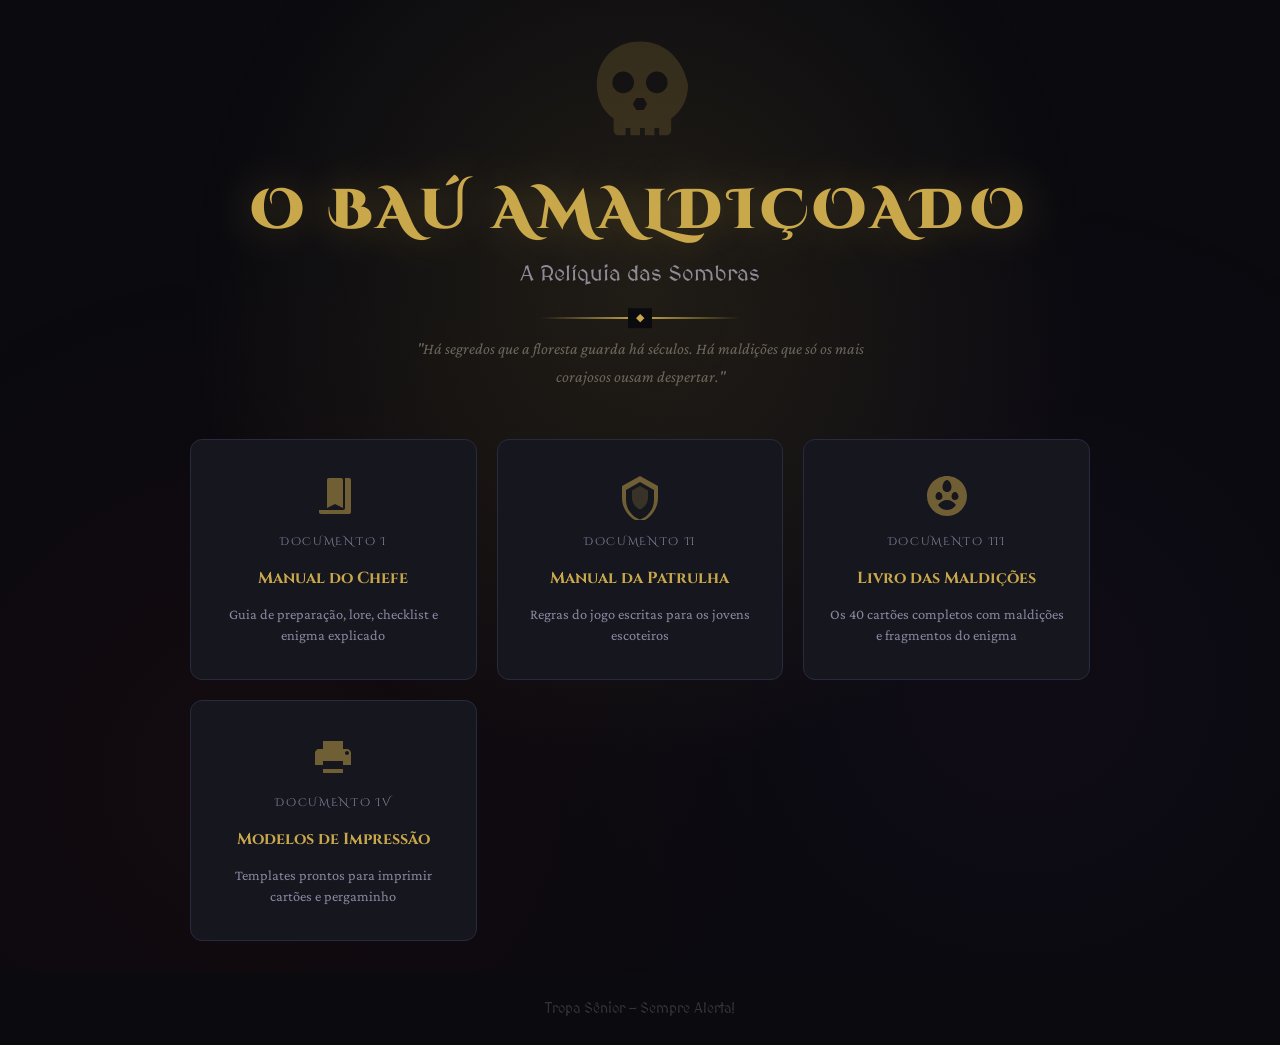
<file: index.html>
<!DOCTYPE html>
<html lang="pt-BR">
<head>
  <meta charset="UTF-8">
  <meta name="viewport" content="width=device-width, initial-scale=1.0">
  <title>O Baú Amaldiçoado — Kit do Mestre do Jogo</title>
  <link rel="stylesheet" href="css/common.css">
  <style>
    body { min-height: 100vh; display: flex; flex-direction: column; }
    .hero-landing {
      flex: 1;
      display: flex;
      flex-direction: column;
      align-items: center;
      justify-content: center;
      text-align: center;
      padding: 2rem;
      position: relative;
      overflow: hidden;
    }
    .hero-landing::before {
      content: '';
      position: absolute; inset: 0;
      background:
        radial-gradient(ellipse at 50% 30%, rgba(201,168,76,.12) 0%, transparent 50%),
        radial-gradient(circle at 20% 80%, rgba(139,26,26,.08) 0%, transparent 40%),
        radial-gradient(circle at 80% 70%, rgba(108,52,131,.06) 0%, transparent 40%);
      pointer-events: none;
    }
    .hero-skull {
      width: 120px; height: 120px;
      margin-bottom: 1.5rem;
      opacity: .2;
      animation: flicker 4s ease-in-out infinite;
    }
    .hero-title {
      font-family: var(--font-display);
      font-size: clamp(2rem, 6vw, 3.5rem);
      font-weight: 900;
      color: var(--gold);
      text-transform: uppercase;
      letter-spacing: .1em;
      margin-bottom: .5rem;
      text-shadow: 0 0 40px rgba(201,168,76,.3);
    }
    .hero-sub {
      font-family: var(--font-accent);
      font-size: clamp(1rem, 2.5vw, 1.4rem);
      color: var(--text-muted);
      margin-bottom: .5rem;
    }
    .hero-tagline {
      font-family: var(--font-body);
      font-style: italic;
      color: rgba(232,224,208,.4);
      font-size: 1rem;
      max-width: 500px;
      margin-bottom: 3rem;
    }
    .doc-grid {
      display: grid;
      grid-template-columns: repeat(auto-fit, minmax(240px, 1fr));
      gap: 1.25rem;
      max-width: 900px;
      width: 100%;
      position: relative;
    }
    .doc-card {
      display: flex;
      flex-direction: column;
      align-items: center;
      gap: .75rem;
      padding: 2rem 1.5rem;
      background: var(--dark-card);
      border: 1px solid var(--dark-border);
      border-radius: var(--radius-md);
      transition: transform .3s, border-color .3s, box-shadow .3s;
      text-align: center;
      color: var(--text-light);
    }
    .doc-card:hover {
      transform: translateY(-5px);
      border-color: var(--gold);
      box-shadow: 0 8px 30px rgba(201,168,76,.15);
      color: var(--text-light);
    }
    .doc-card svg { width: 48px; height: 48px; opacity: .5; transition: opacity .3s; }
    .doc-card:hover svg { opacity: .9; }
    .doc-card .doc-num {
      font-family: var(--font-display);
      font-size: .7rem;
      letter-spacing: .15em;
      text-transform: uppercase;
      color: var(--text-muted);
    }
    .doc-card .doc-title {
      font-family: var(--font-heading);
      font-size: 1rem;
      font-weight: 700;
      color: var(--gold);
    }
    .doc-card .doc-desc {
      font-size: .9rem;
      color: var(--text-muted);
      line-height: 1.5;
    }
    .landing-footer {
      text-align: center;
      padding: 1.5rem;
      font-family: var(--font-accent);
      color: rgba(232,224,208,.2);
      font-size: .85rem;
    }
    .particles {
      position: fixed; inset: 0; pointer-events: none; z-index: -1;
      overflow: hidden;
    }
    .particles span {
      position: absolute;
      width: 2px; height: 2px;
      background: var(--gold);
      border-radius: 50%;
      opacity: 0;
      animation: particle 6s linear infinite;
    }
    @keyframes particle {
      0% { opacity: 0; transform: translateY(100vh) scale(0); }
      10% { opacity: .6; }
      90% { opacity: .6; }
      100% { opacity: 0; transform: translateY(-10vh) scale(1); }
    }
    .particles span:nth-child(1) { left: 10%; animation-delay: 0s; animation-duration: 8s; }
    .particles span:nth-child(2) { left: 25%; animation-delay: 1.5s; animation-duration: 7s; }
    .particles span:nth-child(3) { left: 40%; animation-delay: 3s; animation-duration: 9s; }
    .particles span:nth-child(4) { left: 55%; animation-delay: .5s; animation-duration: 6s; }
    .particles span:nth-child(5) { left: 70%; animation-delay: 2s; animation-duration: 8s; }
    .particles span:nth-child(6) { left: 85%; animation-delay: 4s; animation-duration: 7s; }
    .particles span:nth-child(7) { left: 50%; animation-delay: 5s; animation-duration: 10s; }
    .particles span:nth-child(8) { left: 15%; animation-delay: 2.5s; animation-duration: 9s; }
  </style>
</head>
<body class="theme-dark">

<div class="particles">
  <span></span><span></span><span></span><span></span>
  <span></span><span></span><span></span><span></span>
</div>

<main class="hero-landing">

  <!-- Skull SVG -->
  <svg class="hero-skull" viewBox="0 0 100 100" fill="none" xmlns="http://www.w3.org/2000/svg">
    <path d="M50 8C28 8 14 24 14 44c0 12 5 22 14 28v10c0 2 2 4 4 4h6v-6h4v6h8v-6h4v6h8v-6h4v6h6c2 0 4-2 4-4V72c9-6 14-16 14-28C86 24 72 8 50 8z" fill="var(--gold)" opacity=".9"/>
    <circle cx="36" cy="42" r="9" fill="var(--dark-bg)"/>
    <circle cx="64" cy="42" r="9" fill="var(--dark-bg)"/>
    <path d="M44 60l3-5h6l3 5-3 5h-6l-3-5z" fill="var(--dark-bg)"/>
  </svg>

  <h1 class="hero-title">O Baú Amaldiçoado</h1>
  <p class="hero-sub">A Relíquia das Sombras</p>
  <span class="ornament"></span>
  <p class="hero-tagline">"Há segredos que a floresta guarda há séculos. Há maldições que só os mais corajosos ousam despertar."</p>

  <nav class="doc-grid">

    <a href="manual-do-chefe.html" class="doc-card">
      <svg viewBox="0 0 48 48" fill="var(--gold)">
        <path d="M8 6h24c1.1 0 2 .9 2 2v28l-8-4-8 4V8c0-1.1.9-2 2-2zM36 6h4c1.1 0 2 .9 2 2v32c0 1.1-.9 2-2 2H12c-1.1 0-2-.9-2-2v-2h24c1.1 0 2-.9 2-2V6z"/>
      </svg>
      <span class="doc-num">Documento I</span>
      <span class="doc-title">Manual do Chefe</span>
      <span class="doc-desc">Guia de preparação, lore, checklist e enigma explicado</span>
    </a>

    <a href="manual-da-patrulha.html" class="doc-card">
      <svg viewBox="0 0 48 48" fill="var(--gold)">
        <path d="M24 4L6 14v12c0 11 7.7 21.3 18 24 10.3-2.7 18-13 18-24V14L24 4zm0 6l14 8v10c0 8.8-6 17-14 19.5C16 45 10 36.8 10 28V18l14-8z"/>
        <path d="M24 14l-8 4.5v7c0 5.3 3.3 10.2 8 12 4.7-1.8 8-6.7 8-12v-7L24 14z" opacity=".4"/>
      </svg>
      <span class="doc-num">Documento II</span>
      <span class="doc-title">Manual da Patrulha</span>
      <span class="doc-desc">Regras do jogo escritas para os jovens escoteiros</span>
    </a>

    <a href="livro-das-maldicoes.html" class="doc-card">
      <svg viewBox="0 0 48 48" fill="var(--gold)">
        <path d="M24 4C12.95 4 4 12.95 4 24s8.95 20 20 20 20-8.95 20-20S35.05 4 24 4zm0 4c2.5 0 4.5 4 4.5 7s-2 5-4.5 5-4.5-2-4.5-5 2-7 4.5-7zM16 20c2 0 3.5 2.5 3.5 4.5S18 28 16 28s-3.5-1-3.5-3.5S14 20 16 20zm16 0c2 0 3.5 2.5 3.5 4.5S34 28 32 28s-3.5-1-3.5-3.5S30 20 32 20zM15 33c2-3 5.2-5 9-5s7 2 9 5c-2 3-5.2 5-9 5s-7-2-9-5z"/>
      </svg>
      <span class="doc-num">Documento III</span>
      <span class="doc-title">Livro das Maldições</span>
      <span class="doc-desc">Os 40 cartões completos com maldições e fragmentos do enigma</span>
    </a>

    <a href="modelos-impressao.html" class="doc-card">
      <svg viewBox="0 0 48 48" fill="var(--gold)">
        <path d="M38 16H10c-2.2 0-4 1.8-4 4v12h8v8h20v-8h8V20c0-2.2-1.8-4-4-4zm-4 20H14v-8h20v8zm4-14c-1.1 0-2-.9-2-2s.9-2 2-2 2 .9 2 2-.9 2-2 2zM34 8H14v8h20V8z"/>
      </svg>
      <span class="doc-num">Documento IV</span>
      <span class="doc-title">Modelos de Impressão</span>
      <span class="doc-desc">Templates prontos para imprimir cartões e pergaminho</span>
    </a>

  </nav>
</main>

<footer class="landing-footer">
  Tropa Sênior — Sempre Alerta!
</footer>

</body>
</html>
</file>
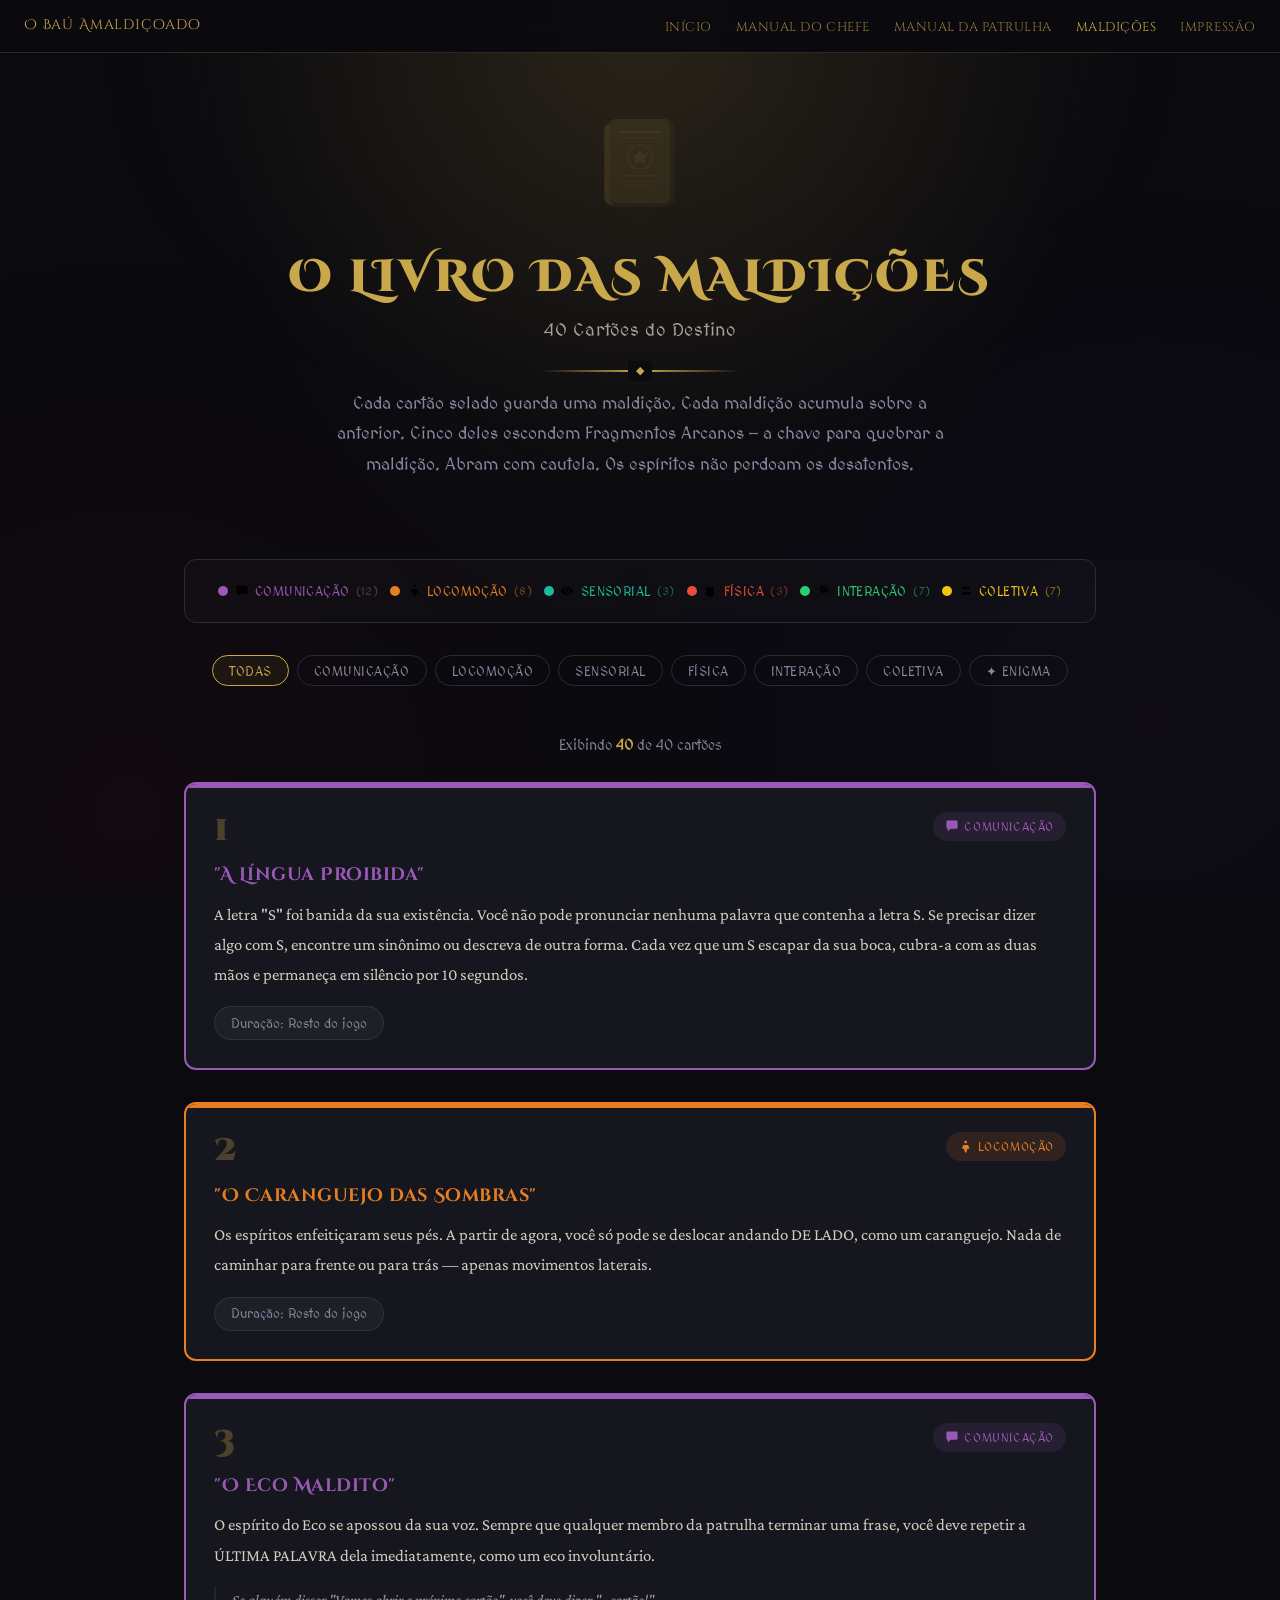
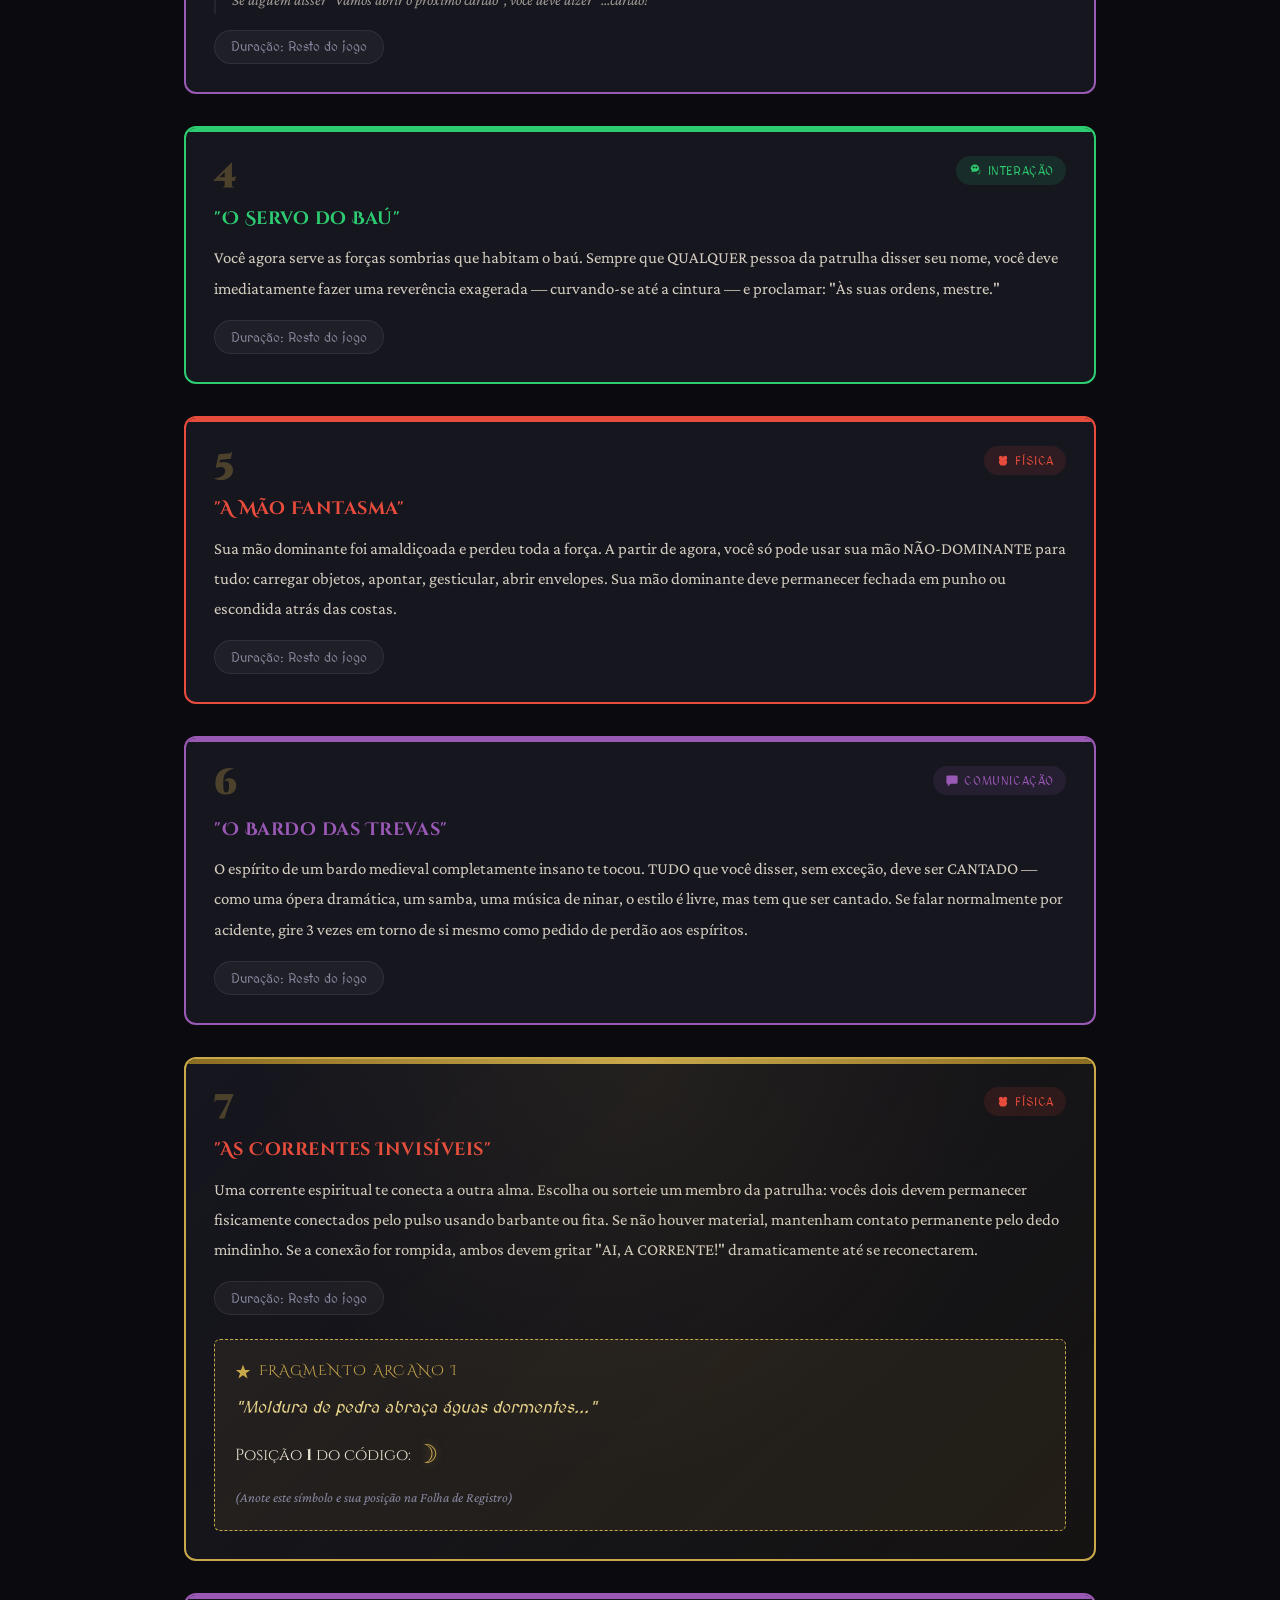
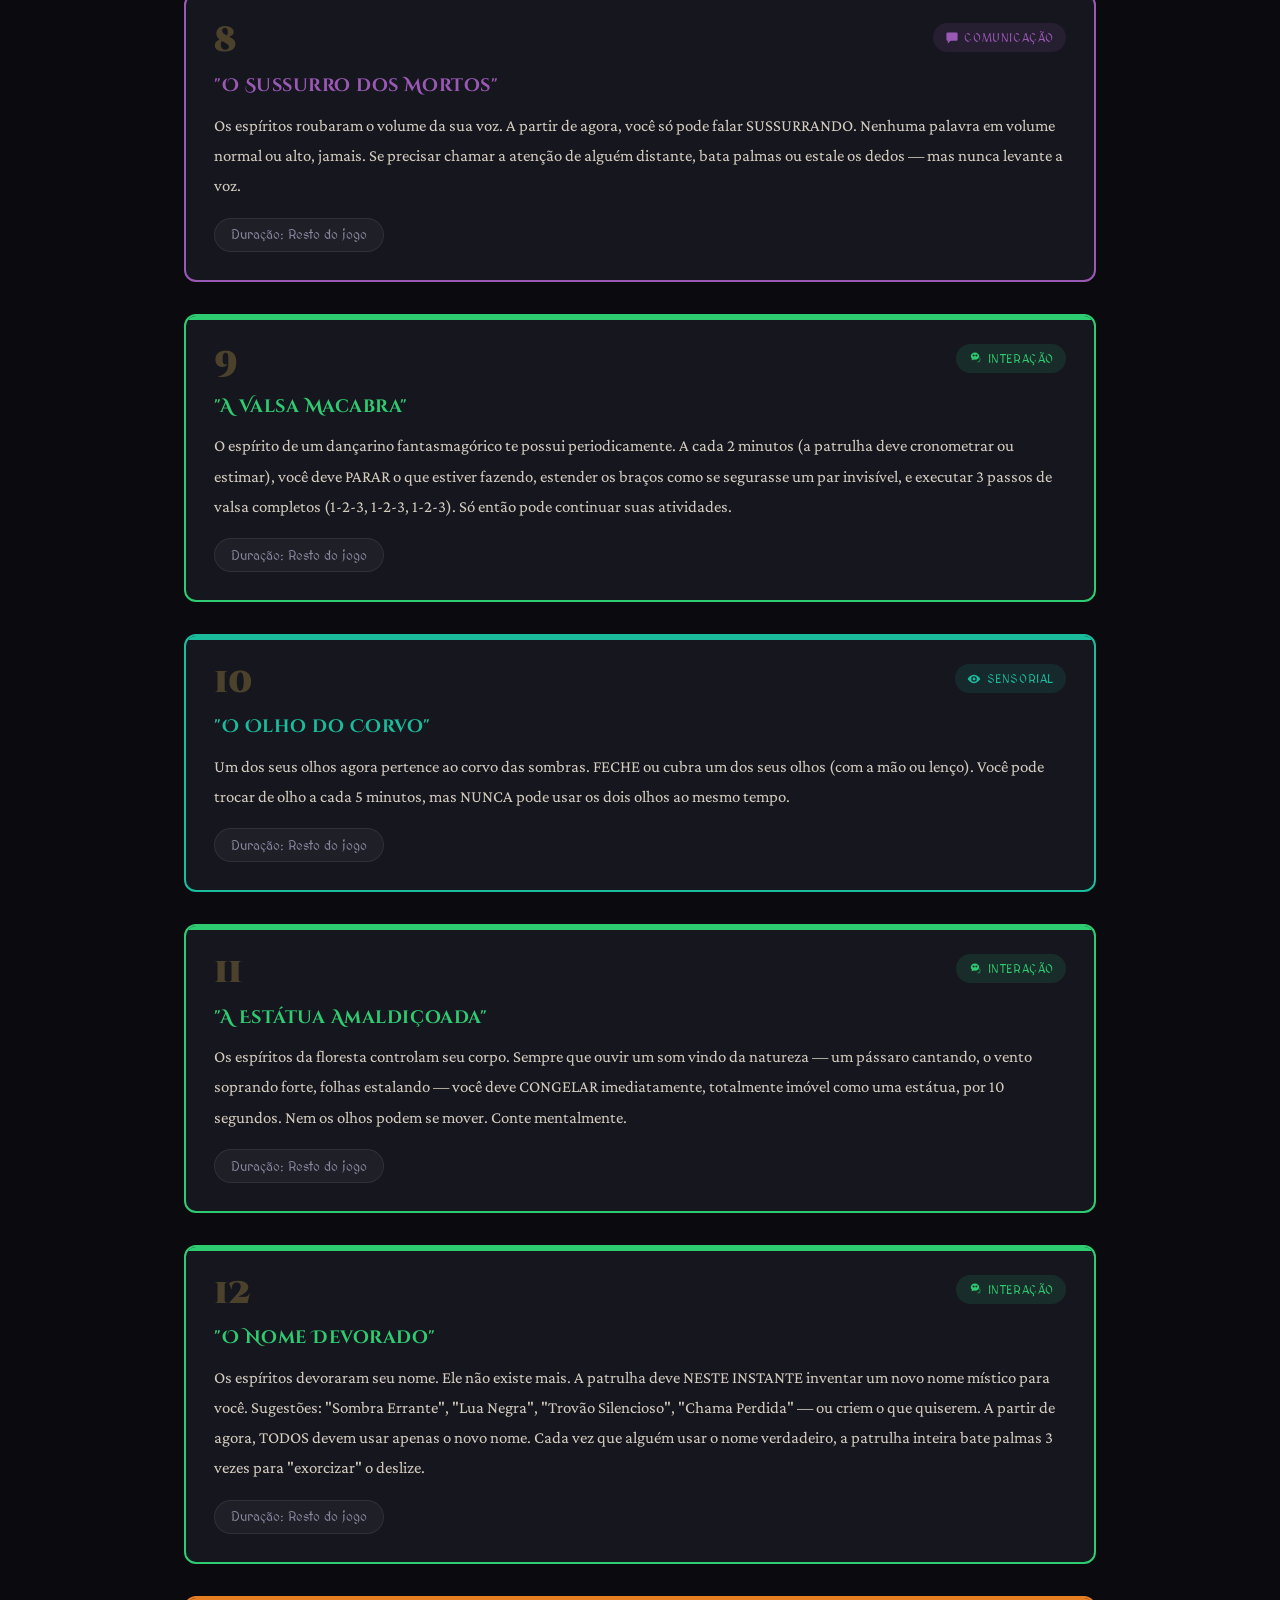
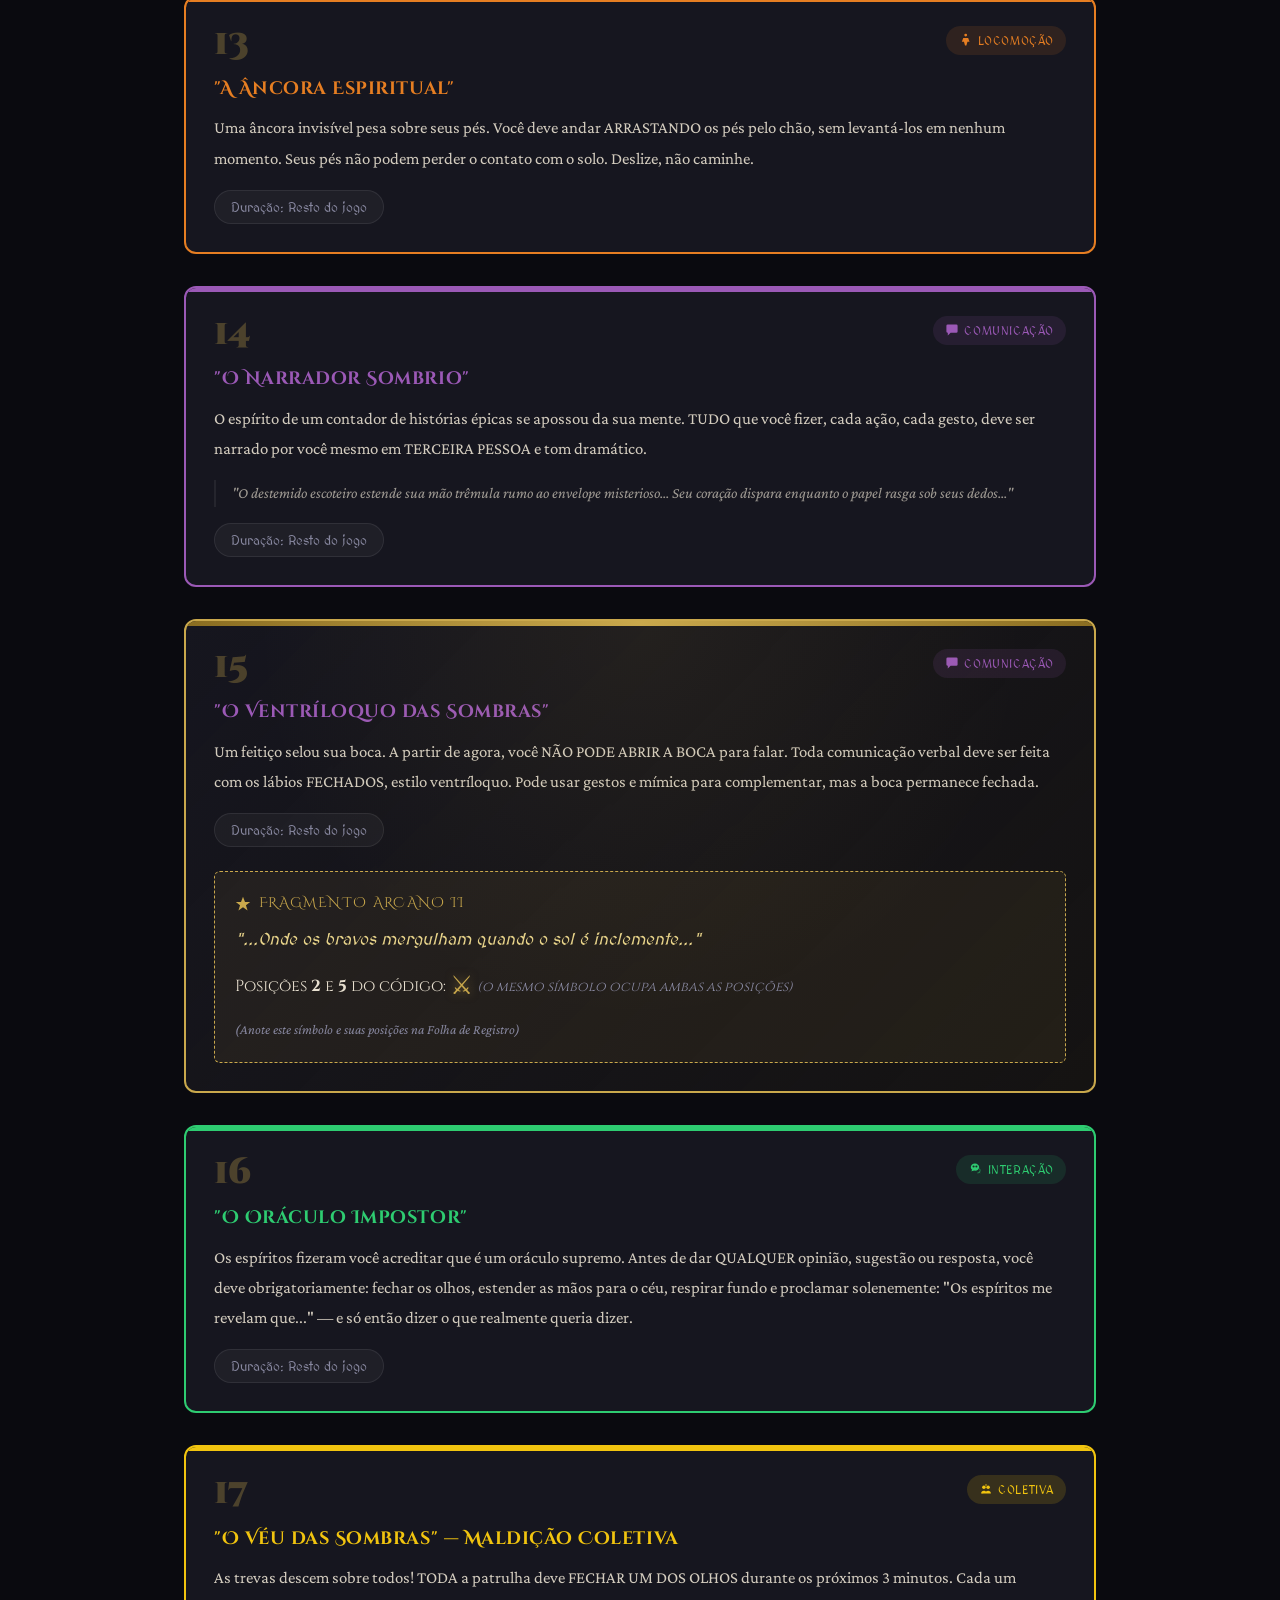
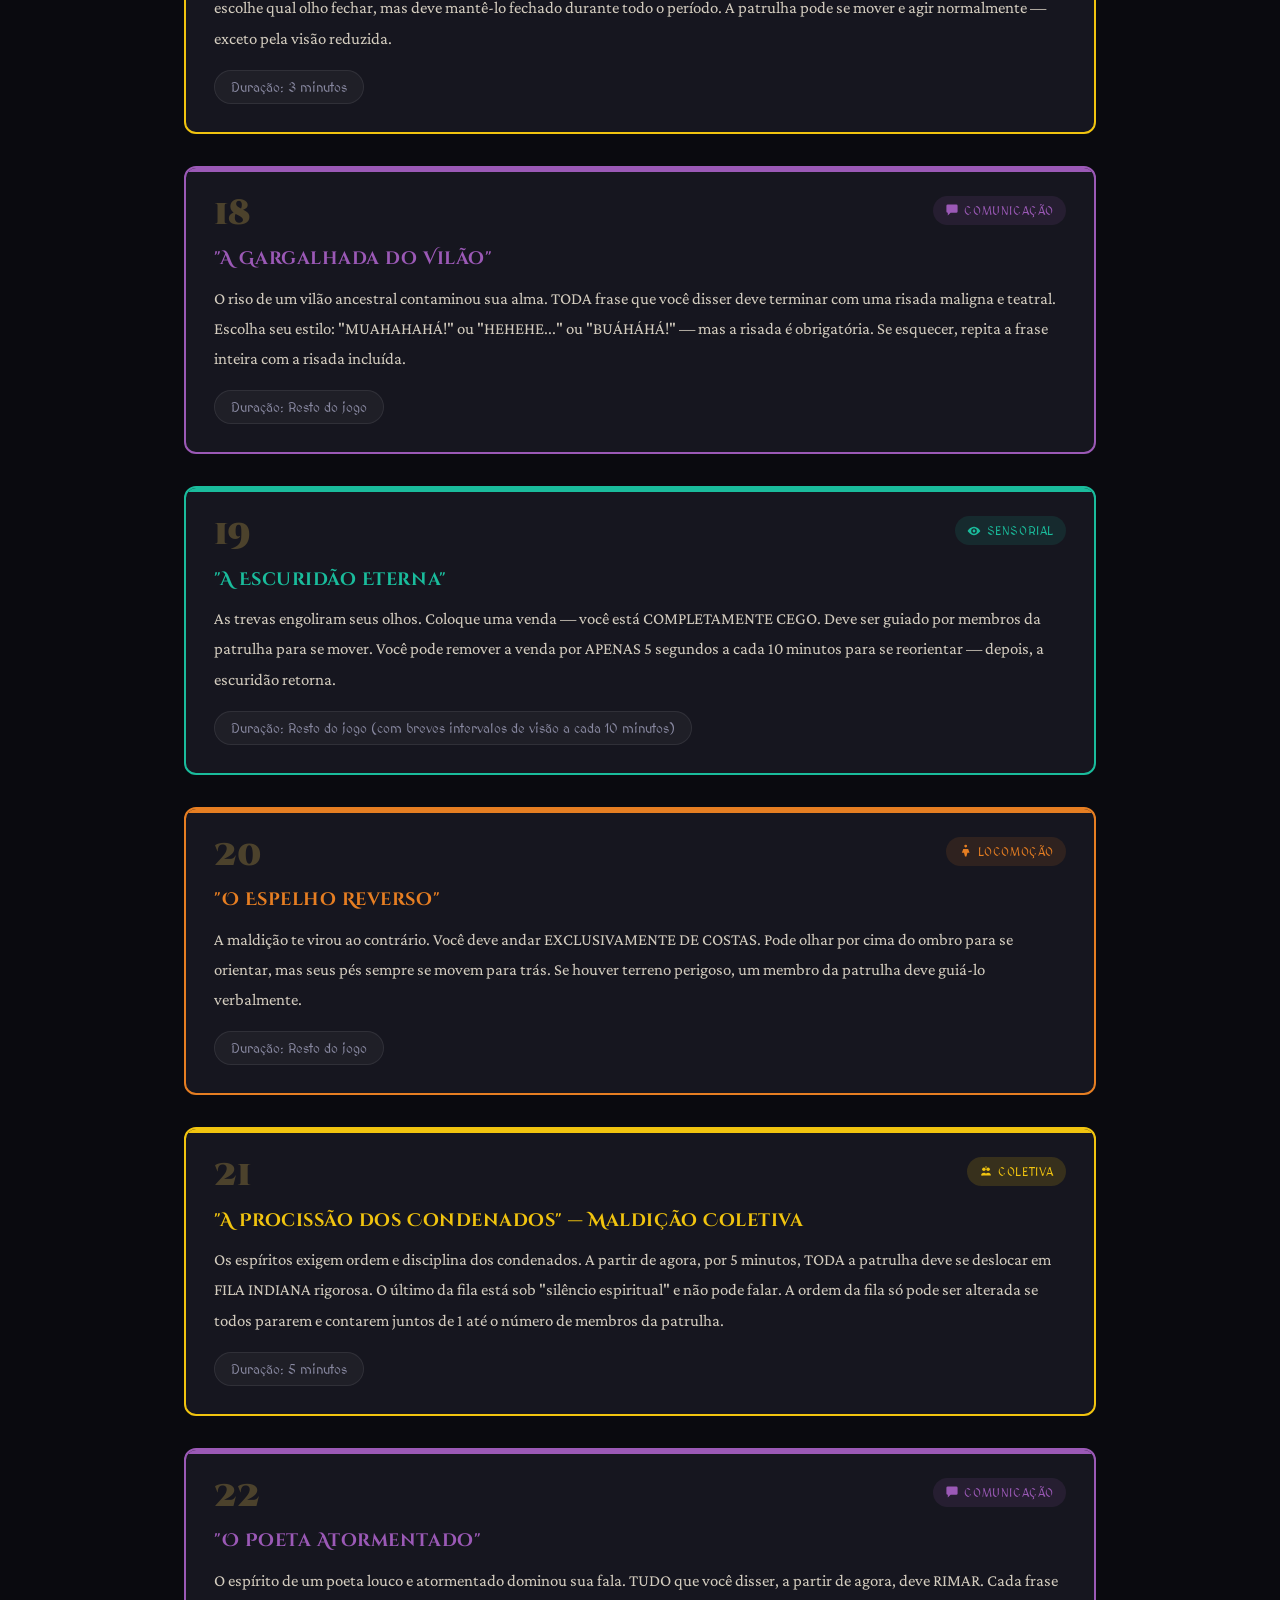
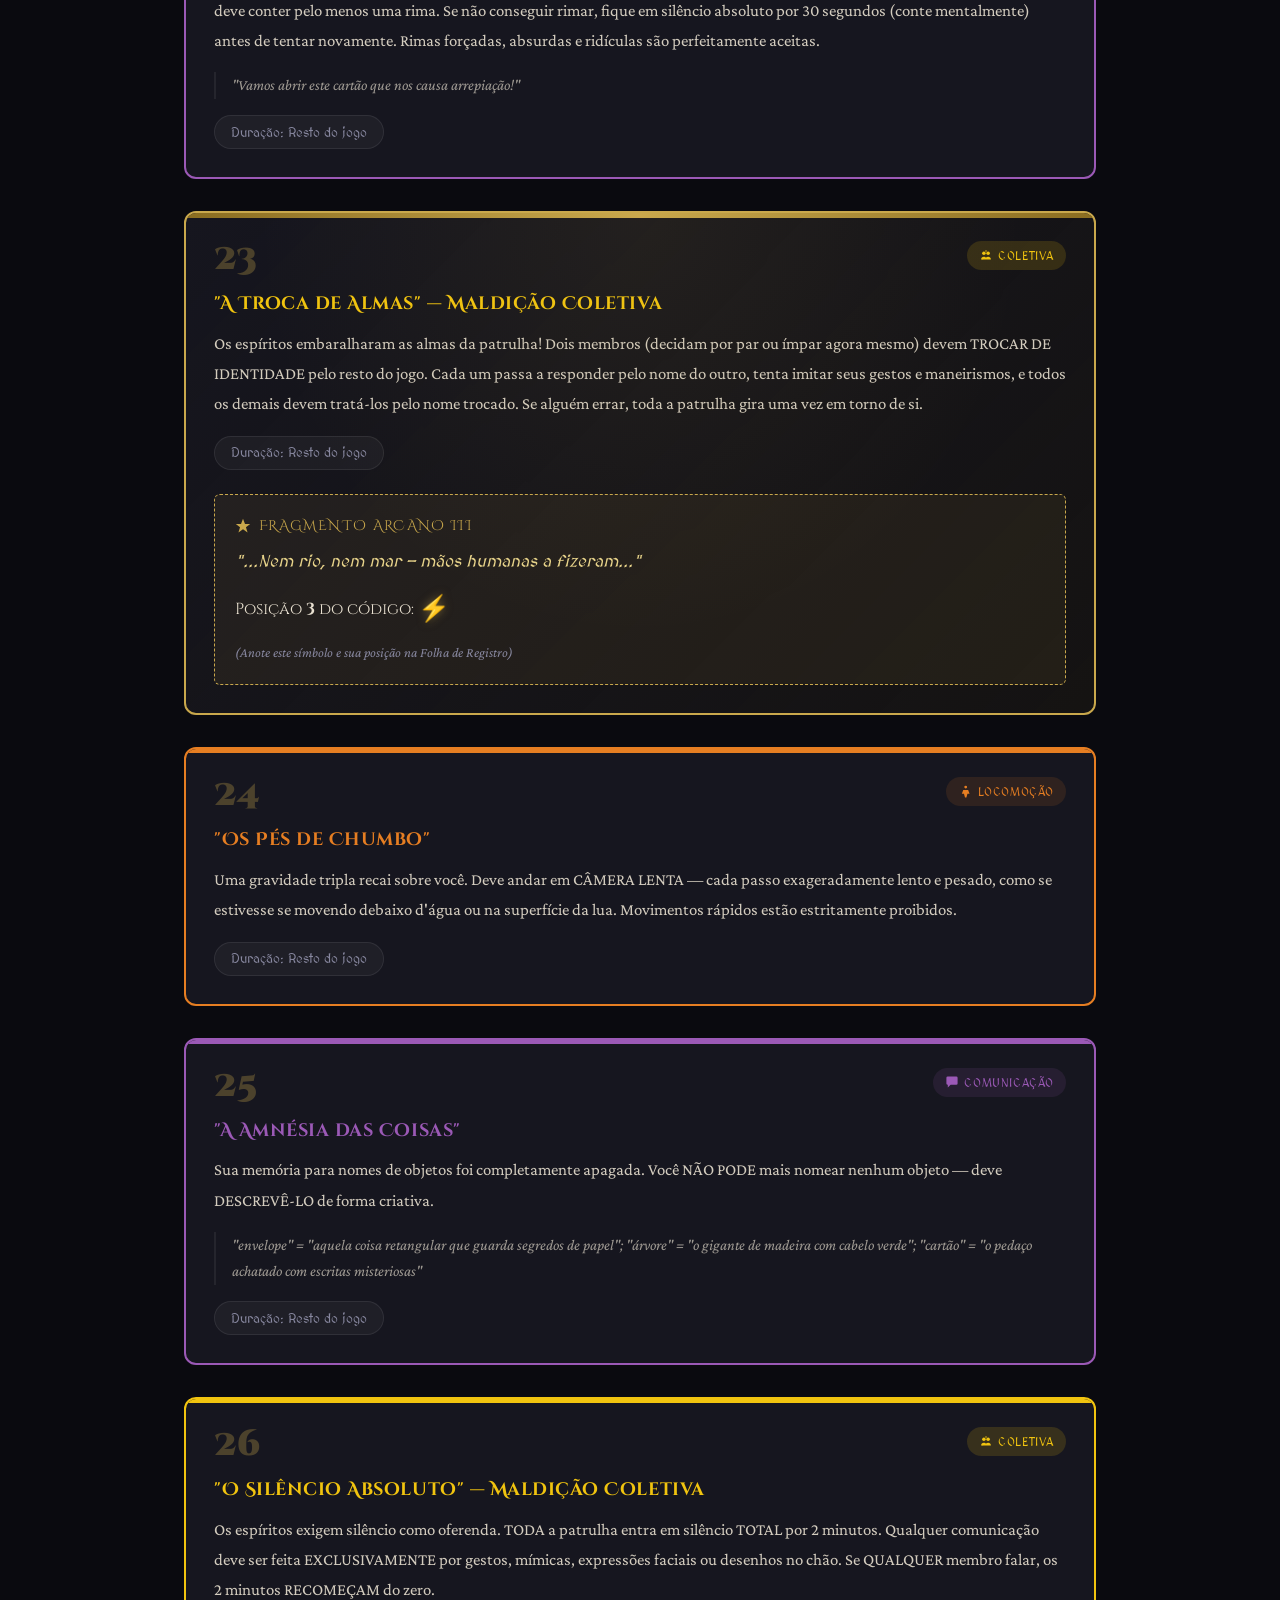
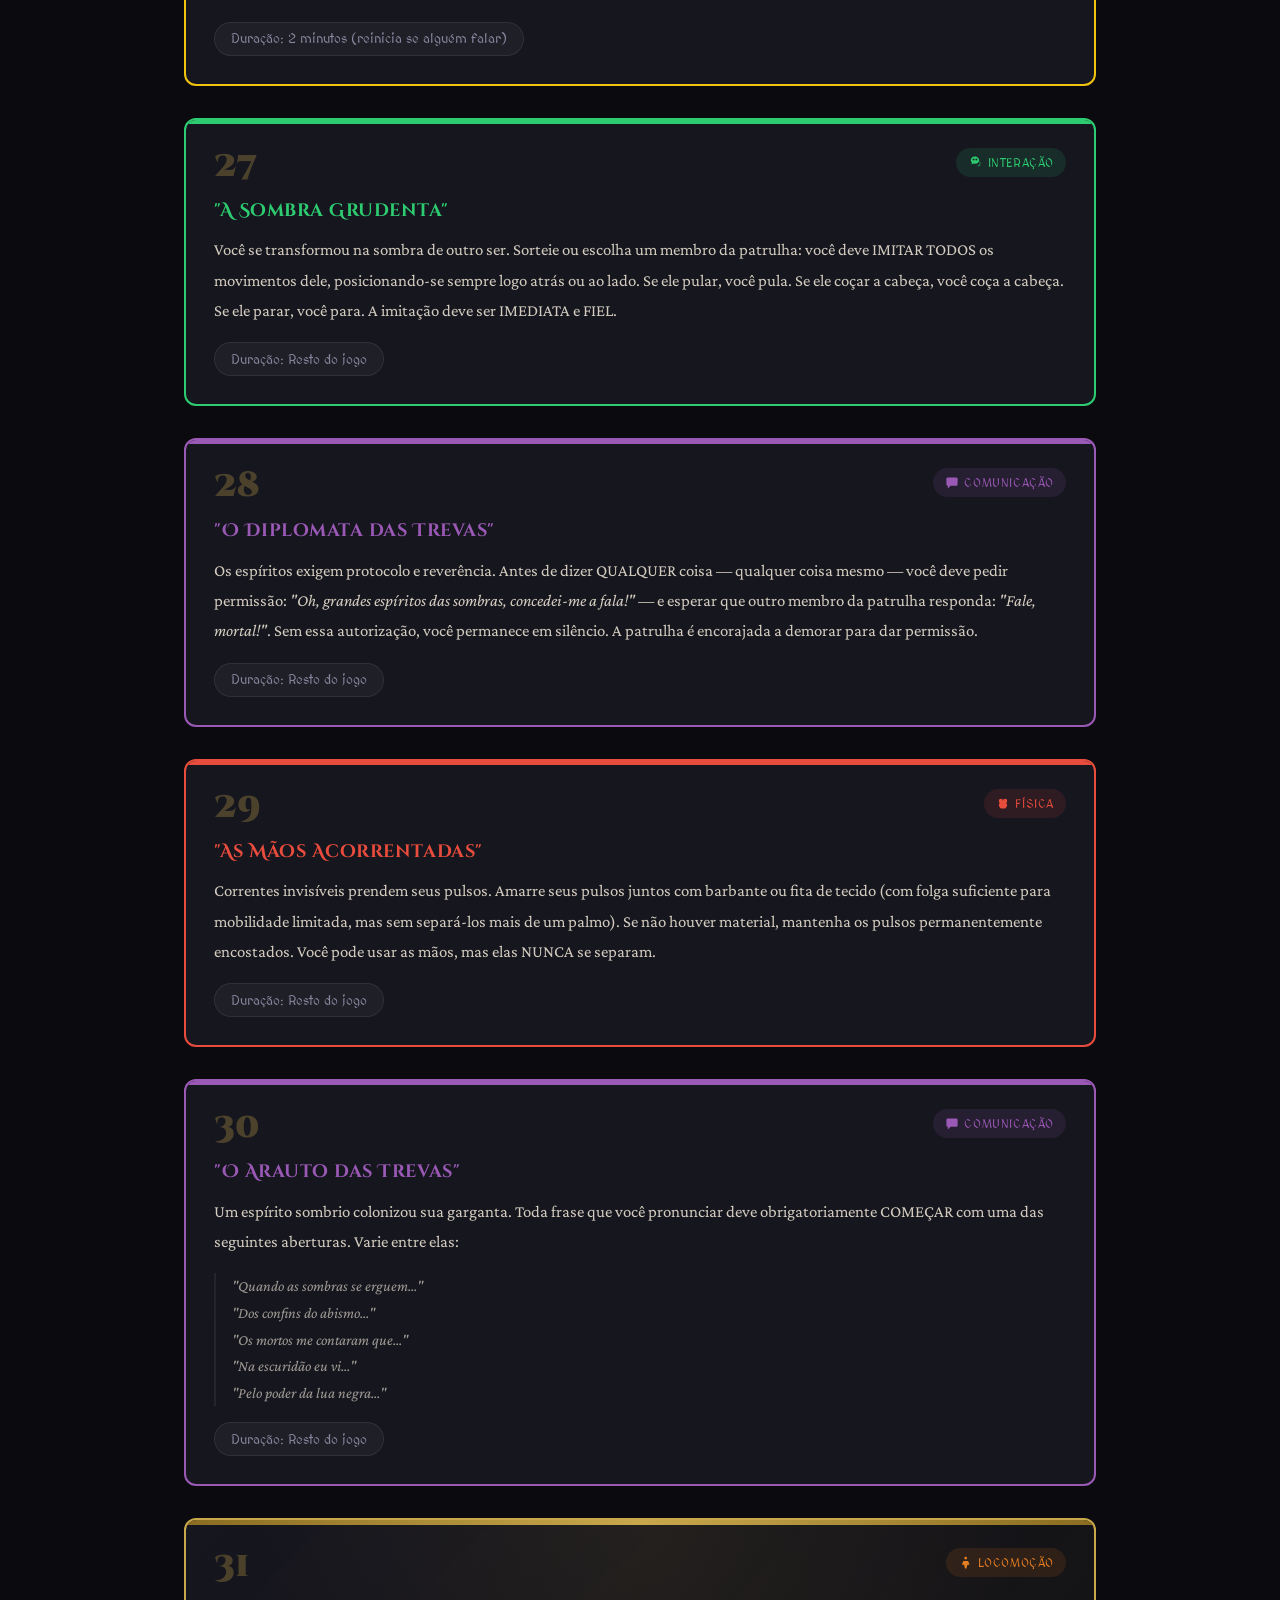
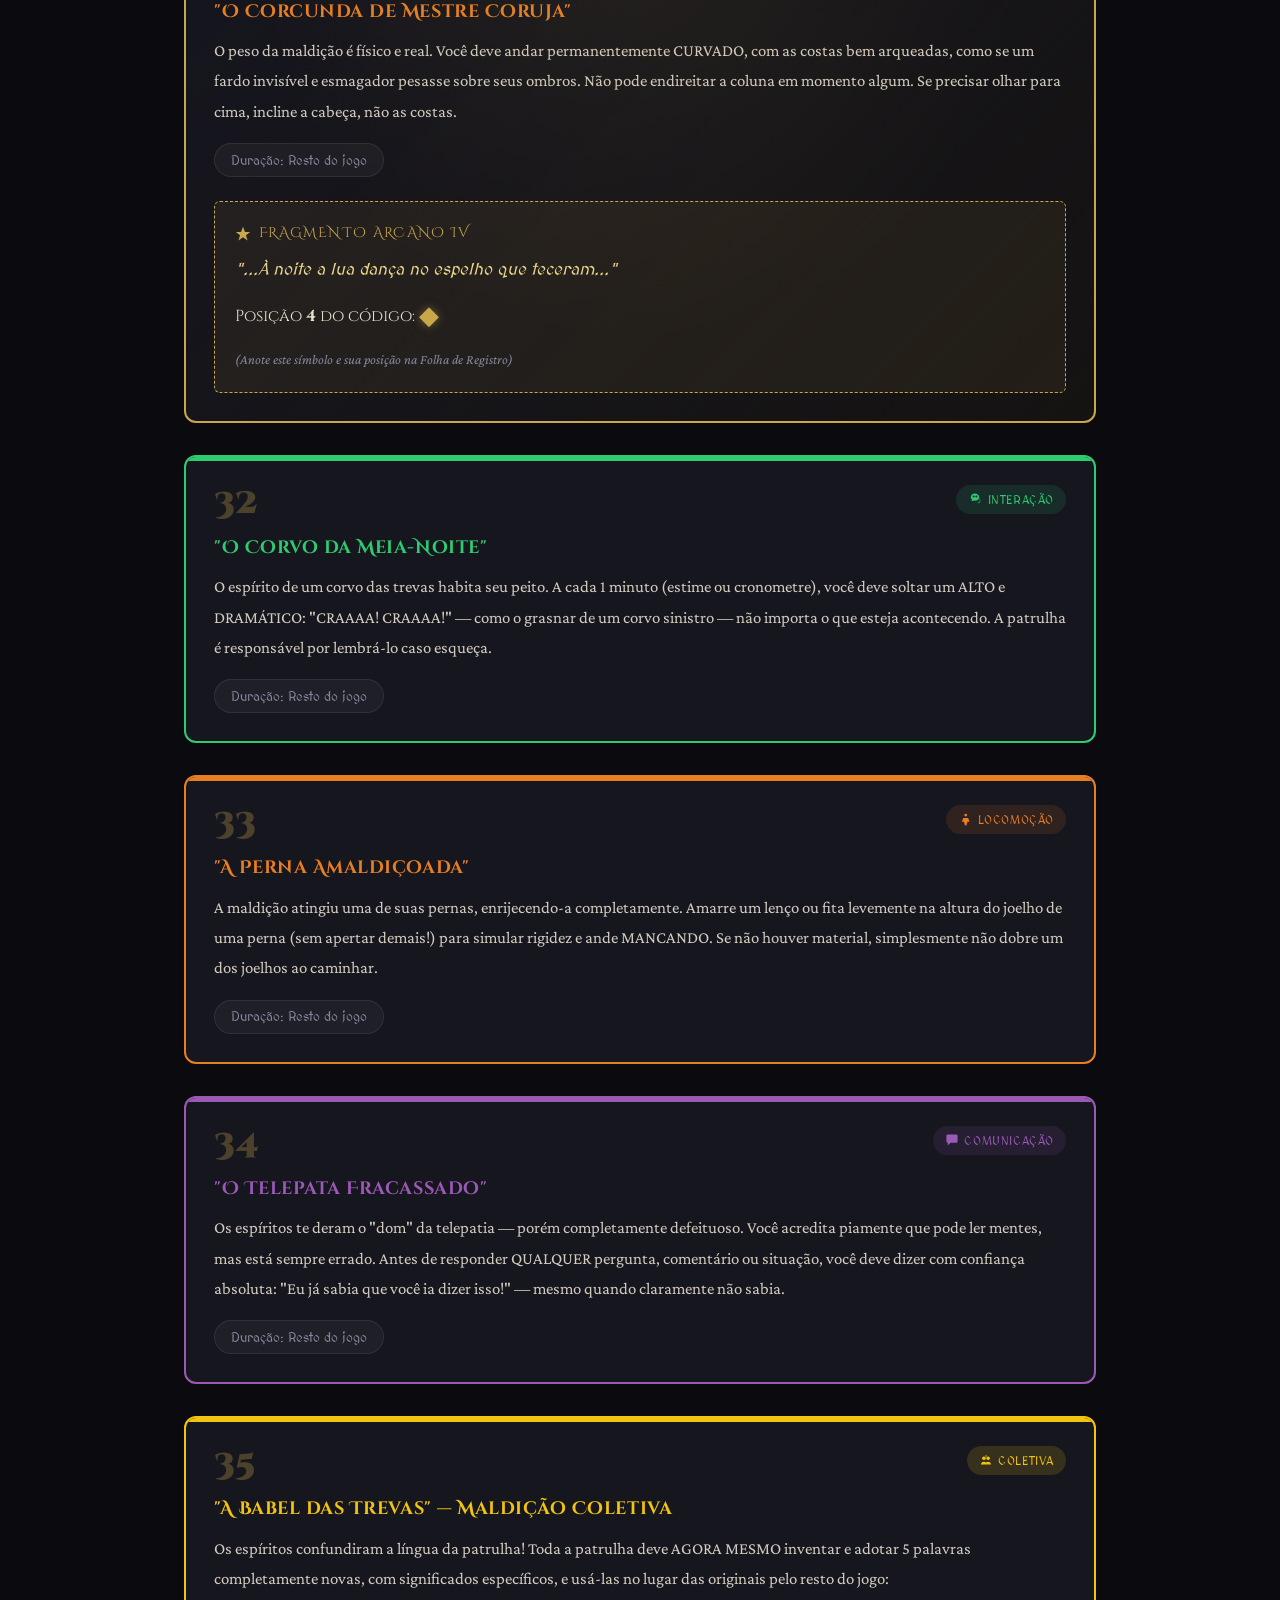
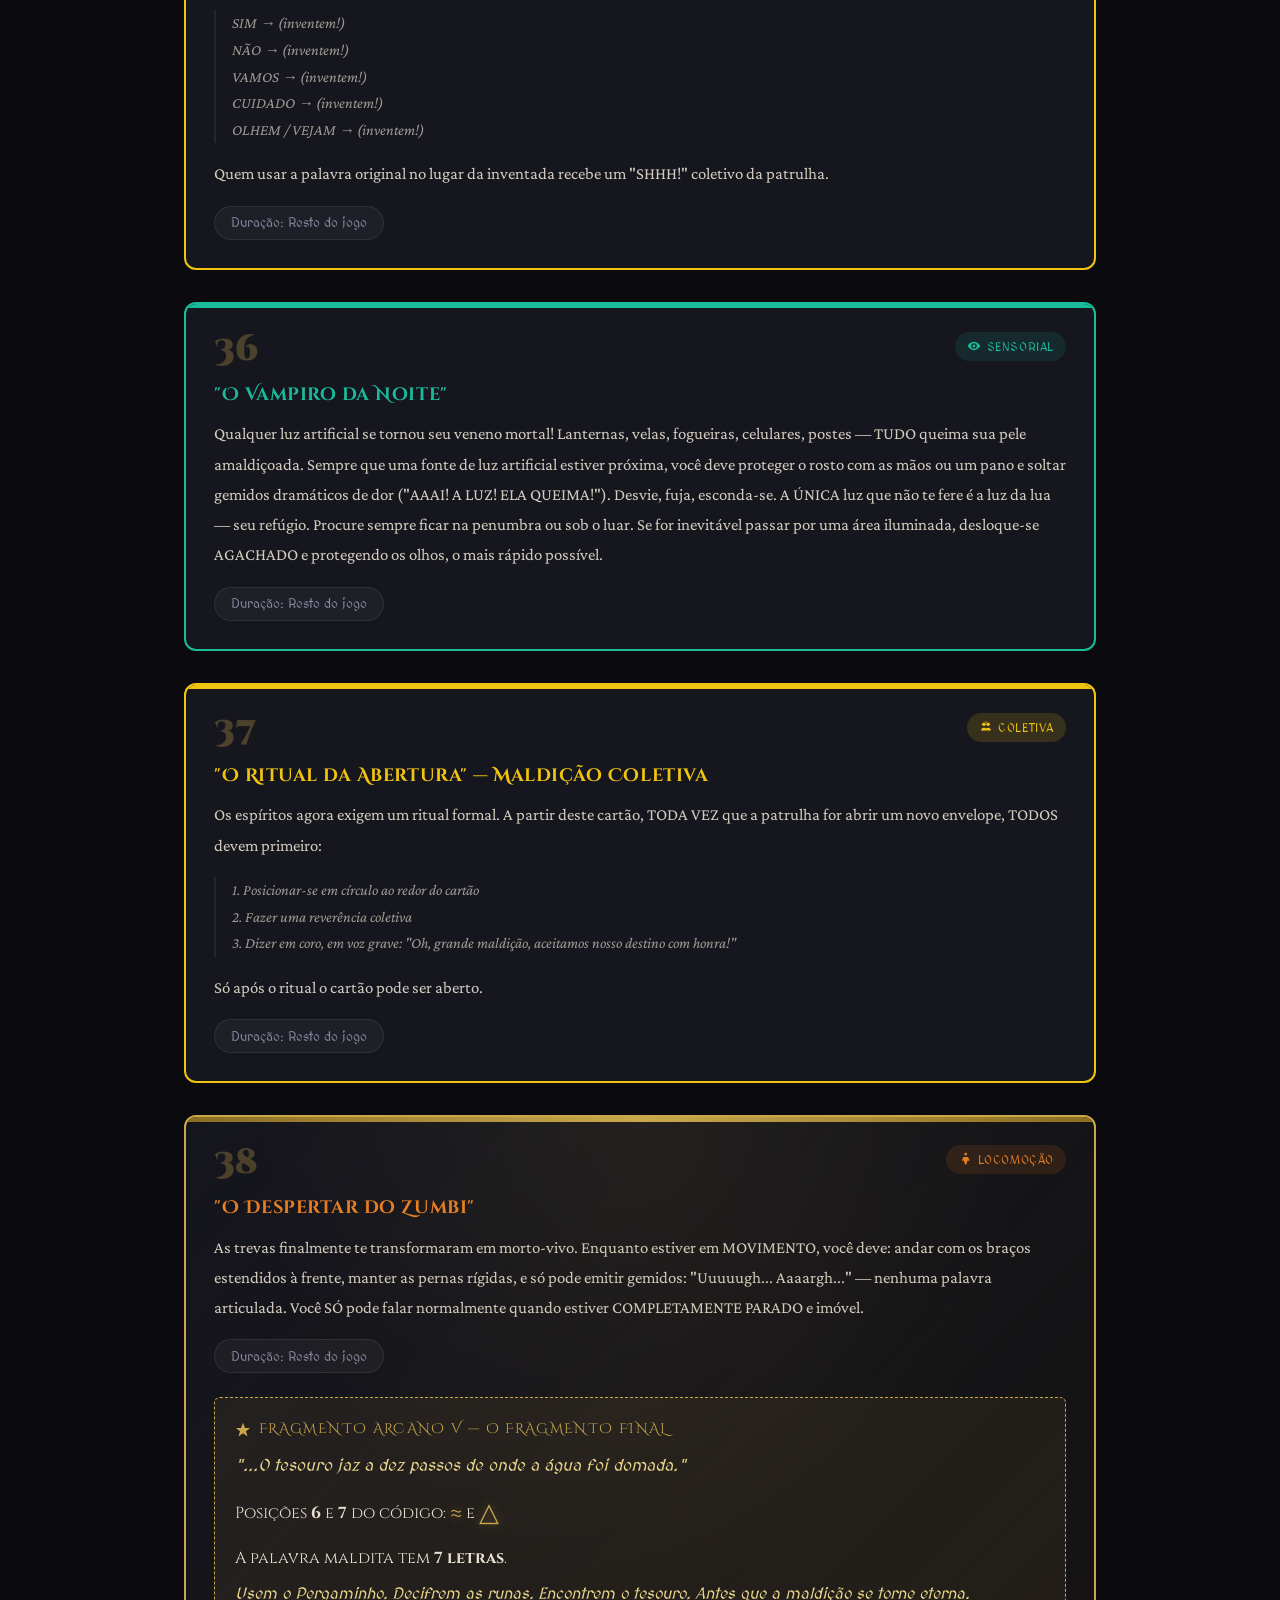
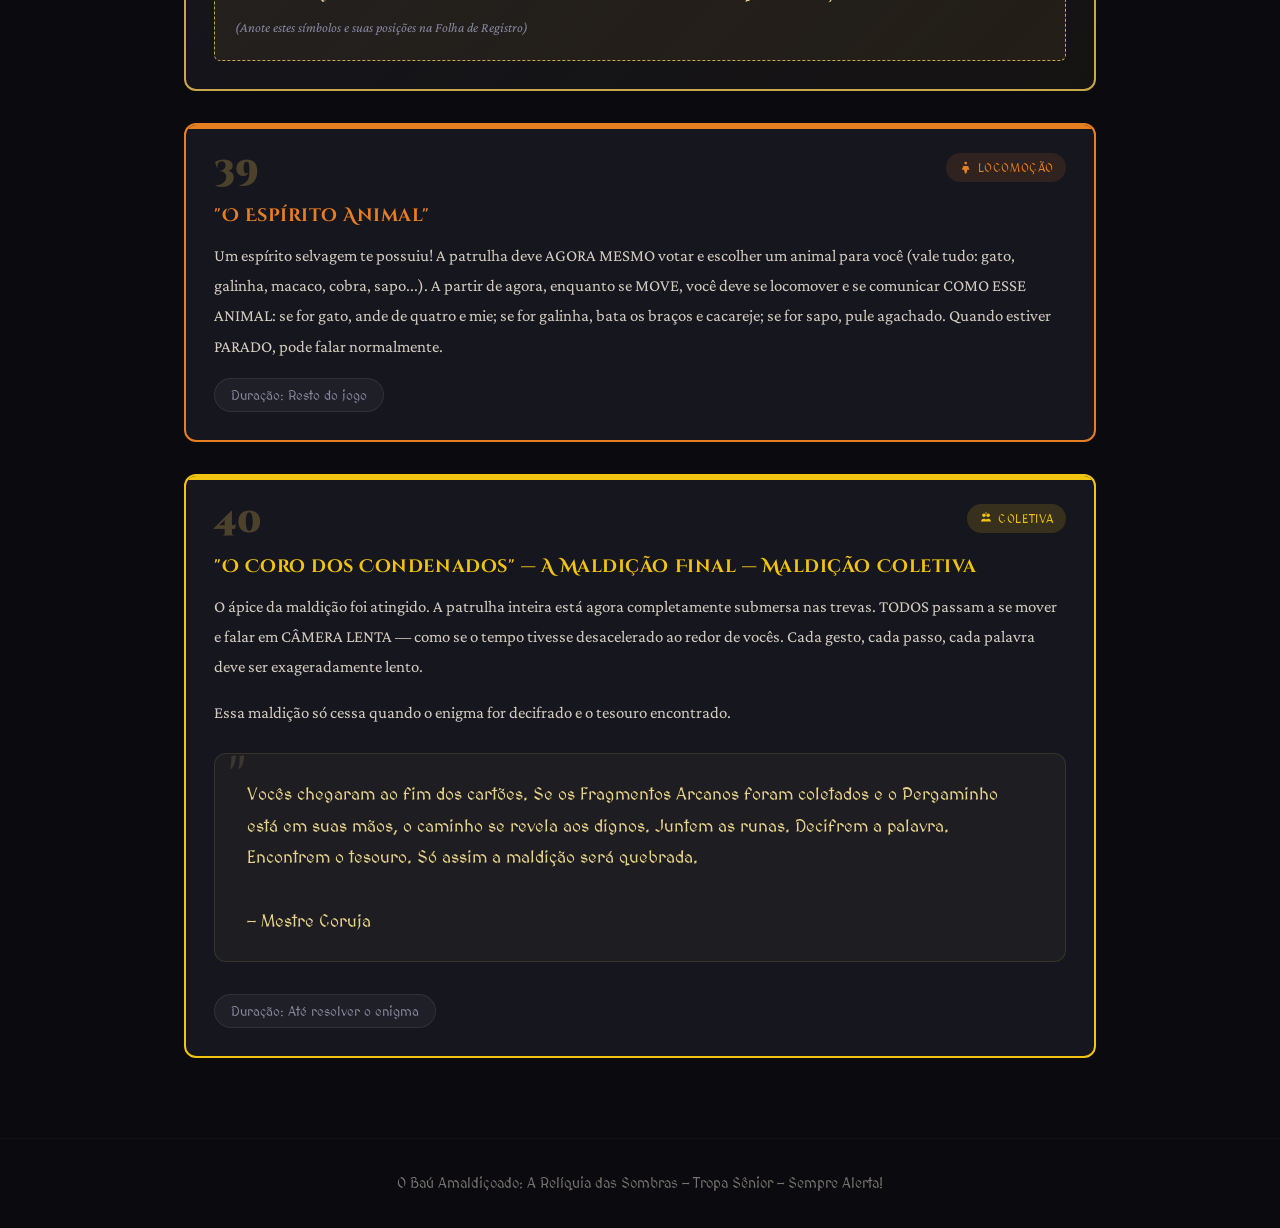
<file: livro-das-maldicoes.html>
<!DOCTYPE html>
<html lang="pt-BR">
<head>
  <meta charset="UTF-8">
  <meta name="viewport" content="width=device-width, initial-scale=1.0">
  <title>O Livro das Maldições — O Baú Amaldiçoado</title>
  <link rel="stylesheet" href="css/common.css">
  <style>
    /* ---- Ambient Background ---- */
    body::after {
      content: '';
      position: fixed;
      inset: 0;
      background:
        radial-gradient(ellipse at 50% 0%, rgba(201,168,76,.07) 0%, transparent 50%),
        radial-gradient(circle at 10% 90%, rgba(139,26,26,.06) 0%, transparent 40%),
        radial-gradient(circle at 90% 80%, rgba(108,52,131,.05) 0%, transparent 40%);
      pointer-events: none;
      z-index: -1;
    }

    /* ---- Hero ---- */
    .grimoire-icon {
      width: 100px;
      height: 100px;
      margin-bottom: 1.5rem;
      opacity: .25;
      animation: flicker 5s ease-in-out infinite;
    }
    .hero-intro {
      max-width: 640px;
      margin: 1rem auto 0;
      font-family: var(--font-accent);
      font-size: 1.05rem;
      line-height: 1.8;
      color: var(--text-muted);
      text-align: center;
    }

    /* ---- Category Legend ---- */
    .category-legend {
      display: flex;
      flex-wrap: wrap;
      justify-content: center;
      gap: .75rem;
      padding: 1.25rem 1.5rem;
      margin: 0 auto 1rem;
      max-width: 960px;
      background: rgba(255,255,255,.02);
      border: 1px solid var(--dark-border);
      border-radius: var(--radius-md);
    }
    .legend-item {
      display: flex;
      align-items: center;
      gap: .4rem;
      font-family: var(--font-accent);
      font-size: .8rem;
      letter-spacing: .03em;
      text-transform: uppercase;
      white-space: nowrap;
    }
    .legend-dot {
      width: 10px;
      height: 10px;
      border-radius: 50%;
    }
    .legend-item svg { width: 14px; height: 14px; }

    /* ---- Filter Buttons ---- */
    .filter-bar {
      display: flex;
      flex-wrap: wrap;
      justify-content: center;
      gap: .5rem;
      padding: 1rem 1.5rem;
      margin: 0 auto 2rem;
      max-width: 960px;
    }
    .filter-btn {
      font-family: var(--font-accent);
      font-size: .8rem;
      letter-spacing: .04em;
      text-transform: uppercase;
      padding: .4rem 1rem;
      border: 1px solid var(--dark-border);
      border-radius: var(--radius-pill);
      background: transparent;
      color: var(--text-muted);
      cursor: pointer;
      transition: all .3s;
    }
    .filter-btn:hover,
    .filter-btn.active {
      color: var(--gold);
      border-color: var(--gold);
      background: rgba(201,168,76,.08);
    }
    .filter-btn[data-cat="communication"].active { color: var(--cat-communication); border-color: var(--cat-communication); background: var(--cat-communication-bg); }
    .filter-btn[data-cat="movement"].active { color: var(--cat-movement); border-color: var(--cat-movement); background: var(--cat-movement-bg); }
    .filter-btn[data-cat="sensory"].active { color: var(--cat-sensory); border-color: var(--cat-sensory); background: var(--cat-sensory-bg); }
    .filter-btn[data-cat="physical"].active { color: var(--cat-physical); border-color: var(--cat-physical); background: var(--cat-physical-bg); }
    .filter-btn[data-cat="interaction"].active { color: var(--cat-interaction); border-color: var(--cat-interaction); background: var(--cat-interaction-bg); }
    .filter-btn[data-cat="collective"].active { color: var(--cat-collective); border-color: var(--cat-collective); background: var(--cat-collective-bg); }

    .curse-card.hidden-card { display: none; }

    /* ---- Card Count Badge ---- */
    .card-count {
      text-align: center;
      font-family: var(--font-accent);
      font-size: .85rem;
      color: var(--text-muted);
      margin-bottom: 1.5rem;
    }
    .card-count strong { color: var(--gold); }

    /* ---- Enigma glow animation ---- */
    .curse-card.enigma { animation: glowPulse 4s ease-in-out infinite; }

    /* ---- Back-to-top ---- */
    .back-to-top {
      position: fixed;
      bottom: 2rem;
      right: 2rem;
      width: 44px;
      height: 44px;
      border-radius: 50%;
      background: var(--dark-card);
      border: 1px solid var(--gold);
      color: var(--gold);
      font-size: 1.2rem;
      display: none;
      align-items: center;
      justify-content: center;
      cursor: pointer;
      z-index: 99;
      transition: opacity .3s, transform .3s;
      box-shadow: 0 4px 20px rgba(0,0,0,.5);
    }
    .back-to-top:hover { transform: scale(1.1); }
    .back-to-top.visible { display: flex; }

    @media print {
      .back-to-top, .filter-bar, .category-legend { display: none !important; }
      .page-hero { page-break-after: always; break-after: page; }
      .page-hero .display-title { font-size: 21pt !important; }
      .page-hero .subtitle { font-size: 13pt !important; }
      .hero-intro { font-size: 12pt !important; line-height: 1.6 !important; }
      .cards-grid { display: block; gap: 0; }
      body { background: white !important; }
      .curse-card { background: white !important; color: #222 !important; }
      .curse-card .card-number { color: #bbb !important; }
      .curse-card .curse-desc { color: #222 !important; }
      .curse-card .duration { background: #f5f5f5 !important; border-color: #ccc !important; color: #555 !important; }
    }
    @media (max-width: 600px) {
      .category-legend { gap: .5rem; padding: 1rem; }
      .legend-item { font-size: .7rem; }
      .filter-btn { font-size: .7rem; padding: .3rem .75rem; }
    }
  </style>
</head>
<body class="theme-dark">

<!-- ========== SVG Sprites ========== -->
<svg xmlns="http://www.w3.org/2000/svg" style="display:none">
  <symbol id="ico-communication" viewBox="0 0 20 20">
    <path d="M2 4a2 2 0 012-2h12a2 2 0 012 2v8a2 2 0 01-2 2H8l-4 4v-4H4a2 2 0 01-2-2V4z"/>
  </symbol>
  <symbol id="ico-movement" viewBox="0 0 20 20">
    <path d="M13 3a2 2 0 11-4 0 2 2 0 014 0zM7.5 7l-2 5.5h3L10 18h2l1.5-5.5h3L14.5 7h-7z"/>
  </symbol>
  <symbol id="ico-sensory" viewBox="0 0 20 20">
    <path d="M10 4C4.5 4 1 10 1 10s3.5 6 9 6 9-6 9-6-3.5-6-9-6zm0 10a4 4 0 110-8 4 4 0 010 8z"/>
    <circle cx="10" cy="10" r="2"/>
  </symbol>
  <symbol id="ico-physical" viewBox="0 0 20 20">
    <path d="M4 7a3 3 0 016 0 3 3 0 016 0c0 2.5-3 5-3 5h-6S4 9.5 4 7z"/>
    <path d="M4 13a3 3 0 016 0 3 3 0 016 0c0 2.5-3 5-3 5h-6S4 15.5 4 13z"/>
  </symbol>
  <symbol id="ico-interaction" viewBox="0 0 20 20">
    <path d="M10 2C6.7 2 4 4.2 4 7c0 1.5.7 3 2 4-.5 1-1.5 2.5-1.5 2.5s3-.5 4.2-1.2c.4 0 .8.1 1.3.1 3.3 0 6-2.2 6-5s-2.7-5.4-6-5.4zM8 8a1.5 1.5 0 110-3 1.5 1.5 0 010 3zm4 0a1.5 1.5 0 110-3 1.5 1.5 0 010 3z"/>
    <path d="M17 11c0 2-1.8 3.7-4 4.3.4.6.7 1 .7 1s1.5-.3 2.3-.7c.8.2 2 .4 2 .4s-.5-1-1-1.5c.6-.7 1-1.5 1-2.5 0-1.5-1-2.7-2.5-3.3.3.7.5 1.5.5 2.3z" opacity=".5"/>
  </symbol>
  <symbol id="ico-collective" viewBox="0 0 20 20">
    <circle cx="7" cy="6" r="2.5"/>
    <circle cx="13" cy="6" r="2.5"/>
    <path d="M3 15c0-2.8 1.8-4 4-4s4 1.2 4 4H3zM9 15c0-2.8 1.8-4 4-4s4 1.2 4 4H9z"/>
    <circle cx="10" cy="3" r="1.5" opacity=".5"/>
    <path d="M6 15c0-2.2 1.3-3.3 3-3.8-.3-.1-.6-.2-1-.2-2.2 0-4 1.2-4 4h2z" opacity=".5"/>
  </symbol>
  <symbol id="ico-star" viewBox="0 0 20 20">
    <path d="M10 1l2.5 6.5H19l-5.3 4 2 6.5L10 14l-5.7 4 2-6.5L1 7.5h6.5z"/>
  </symbol>
  <symbol id="ico-moon" viewBox="0 0 20 20">
    <path d="M17.3 13.3A8 8 0 016.7 2.7 8 8 0 1017.3 13.3z"/>
  </symbol>
</svg>

<!-- ========== Navigation ========== -->
<nav class="top-nav no-print flex-between">
  <span class="nav-brand">O Baú Amaldiçoado</span>
  <ul class="nav-links">
    <li><a href="index.html">Início</a></li>
    <li><a href="manual-do-chefe.html">Manual do Chefe</a></li>
    <li><a href="manual-da-patrulha.html">Manual da Patrulha</a></li>
    <li><a href="livro-das-maldicoes.html" style="opacity:1;color:var(--gold)">Maldições</a></li>
    <li><a href="modelos-impressao.html">Impressão</a></li>
  </ul>
</nav>

<!-- ========== Page Hero ========== -->
<header class="page-hero">
  <svg class="grimoire-icon" viewBox="0 0 100 100" fill="var(--gold)">
    <path d="M15 10v70c0 5 5 10 10 10h50c5 0 10-5 10-10V10c0-5-5-8-10-8H25c-5 0-10 3-10 8z" opacity=".2"/>
    <path d="M20 8v72c0 3.3 2.7 6 6 6h48c3.3 0 6-2.7 6-6V8c0-3.3-2.7-6-6-6H26c-3.3 0-6 2.7-6 6z" opacity=".3"/>
    <rect x="28" y="14" width="44" height="2" rx="1" opacity=".5"/>
    <rect x="34" y="20" width="32" height="1.5" rx=".75" opacity=".3"/>
    <circle cx="50" cy="40" r="12" opacity=".2" stroke="currentColor" stroke-width="1.5" fill="none"/>
    <path d="M50 32l2.4 5 5.6.8-4 3.9 1 5.5L50 44.5l-5 2.7 1-5.5-4-3.9 5.6-.8z" opacity=".5"/>
    <rect x="34" y="58" width="32" height="1.5" rx=".75" opacity=".3"/>
    <rect x="30" y="63" width="40" height="1.5" rx=".75" opacity=".2"/>
    <rect x="36" y="68" width="28" height="1.5" rx=".75" opacity=".2"/>
    <path d="M20 8h-2c-2.2 0-4 1.8-4 4v68c0 4.4 3.6 8 8 8h4c-3.3 0-6-2.7-6-6V8z" opacity=".5"/>
  </svg>

  <h1 class="display-title">O Livro das Maldições</h1>
  <p class="subtitle">40 Cartões do Destino</p>
  <span class="ornament"></span>
  <p class="hero-intro">
    Cada cartão selado guarda uma maldição. Cada maldição acumula sobre a anterior.
    Cinco deles escondem Fragmentos Arcanos — a chave para quebrar a maldição.
    Abram com cautela. Os espíritos não perdoam os desatentos.
  </p>
</header>

<div class="container">

  <!-- ========== Category Legend ========== -->
  <div class="category-legend">
    <span class="legend-item" style="color:var(--cat-communication)">
      <span class="legend-dot" style="background:var(--cat-communication)"></span>
      <svg><use href="#ico-communication"/></svg> Comunicação <small style="opacity:.5">(12)</small>
    </span>
    <span class="legend-item" style="color:var(--cat-movement)">
      <span class="legend-dot" style="background:var(--cat-movement)"></span>
      <svg><use href="#ico-movement"/></svg> Locomoção <small style="opacity:.5">(8)</small>
    </span>
    <span class="legend-item" style="color:var(--cat-sensory)">
      <span class="legend-dot" style="background:var(--cat-sensory)"></span>
      <svg><use href="#ico-sensory"/></svg> Sensorial <small style="opacity:.5">(3)</small>
    </span>
    <span class="legend-item" style="color:var(--cat-physical)">
      <span class="legend-dot" style="background:var(--cat-physical)"></span>
      <svg><use href="#ico-physical"/></svg> Física <small style="opacity:.5">(3)</small>
    </span>
    <span class="legend-item" style="color:var(--cat-interaction)">
      <span class="legend-dot" style="background:var(--cat-interaction)"></span>
      <svg><use href="#ico-interaction"/></svg> Interação <small style="opacity:.5">(7)</small>
    </span>
    <span class="legend-item" style="color:var(--cat-collective)">
      <span class="legend-dot" style="background:var(--cat-collective)"></span>
      <svg><use href="#ico-collective"/></svg> Coletiva <small style="opacity:.5">(7)</small>
    </span>
  </div>

  <!-- ========== Filters ========== -->
  <div class="filter-bar no-print">
    <button class="filter-btn active" data-cat="all">Todas</button>
    <button class="filter-btn" data-cat="communication">Comunicação</button>
    <button class="filter-btn" data-cat="movement">Locomoção</button>
    <button class="filter-btn" data-cat="sensory">Sensorial</button>
    <button class="filter-btn" data-cat="physical">Física</button>
    <button class="filter-btn" data-cat="interaction">Interação</button>
    <button class="filter-btn" data-cat="collective">Coletiva</button>
    <button class="filter-btn" data-cat="enigma">✦ Enigma</button>
  </div>

  <p class="card-count" id="cardCount">Exibindo <strong>40</strong> de 40 cartões</p>

  <!-- ========== Cards Grid ========== -->
  <div class="cards-grid" id="cardsGrid">

    <!-- ====== CARD 1 ====== -->
    <article class="curse-card cat-communication" id="card-1">
      <div class="card-top">
        <span class="card-number">1</span>
        <span class="card-badge"><svg><use href="#ico-communication"/></svg> Comunicação</span>
      </div>
      <h3 class="curse-name">"A Língua Proibida"</h3>
      <p class="curse-desc">A letra "S" foi banida da sua existência. Você não pode pronunciar nenhuma palavra que contenha a letra S. Se precisar dizer algo com S, encontre um sinônimo ou descreva de outra forma. Cada vez que um S escapar da sua boca, cubra-a com as duas mãos e permaneça em silêncio por 10 segundos.</p>
      <span class="duration">Duração: Resto do jogo</span>
    </article>

    <!-- ====== CARD 2 ====== -->
    <article class="curse-card cat-movement" id="card-2">
      <div class="card-top">
        <span class="card-number">2</span>
        <span class="card-badge"><svg><use href="#ico-movement"/></svg> Locomoção</span>
      </div>
      <h3 class="curse-name">"O Caranguejo das Sombras"</h3>
      <p class="curse-desc">Os espíritos enfeitiçaram seus pés. A partir de agora, você só pode se deslocar andando DE LADO, como um caranguejo. Nada de caminhar para frente ou para trás — apenas movimentos laterais.</p>
      <span class="duration">Duração: Resto do jogo</span>
    </article>

    <!-- ====== CARD 3 ====== -->
    <article class="curse-card cat-communication" id="card-3">
      <div class="card-top">
        <span class="card-number">3</span>
        <span class="card-badge"><svg><use href="#ico-communication"/></svg> Comunicação</span>
      </div>
      <h3 class="curse-name">"O Eco Maldito"</h3>
      <p class="curse-desc">O espírito do Eco se apossou da sua voz. Sempre que qualquer membro da patrulha terminar uma frase, você deve repetir a ÚLTIMA PALAVRA dela imediatamente, como um eco involuntário.</p>
      <p class="curse-example">Se alguém disser "Vamos abrir o próximo cartão", você deve dizer "...cartão!"</p>
      <span class="duration">Duração: Resto do jogo</span>
    </article>

    <!-- ====== CARD 4 ====== -->
    <article class="curse-card cat-interaction" id="card-4">
      <div class="card-top">
        <span class="card-number">4</span>
        <span class="card-badge"><svg><use href="#ico-interaction"/></svg> Interação</span>
      </div>
      <h3 class="curse-name">"O Servo do Baú"</h3>
      <p class="curse-desc">Você agora serve as forças sombrias que habitam o baú. Sempre que QUALQUER pessoa da patrulha disser seu nome, você deve imediatamente fazer uma reverência exagerada — curvando-se até a cintura — e proclamar: "Às suas ordens, mestre."</p>
      <span class="duration">Duração: Resto do jogo</span>
    </article>

    <!-- ====== CARD 5 ====== -->
    <article class="curse-card cat-physical" id="card-5">
      <div class="card-top">
        <span class="card-number">5</span>
        <span class="card-badge"><svg><use href="#ico-physical"/></svg> Física</span>
      </div>
      <h3 class="curse-name">"A Mão Fantasma"</h3>
      <p class="curse-desc">Sua mão dominante foi amaldiçoada e perdeu toda a força. A partir de agora, você só pode usar sua mão NÃO-DOMINANTE para tudo: carregar objetos, apontar, gesticular, abrir envelopes. Sua mão dominante deve permanecer fechada em punho ou escondida atrás das costas.</p>
      <span class="duration">Duração: Resto do jogo</span>
    </article>

    <!-- ====== CARD 6 ====== -->
    <article class="curse-card cat-communication" id="card-6">
      <div class="card-top">
        <span class="card-number">6</span>
        <span class="card-badge"><svg><use href="#ico-communication"/></svg> Comunicação</span>
      </div>
      <h3 class="curse-name">"O Bardo das Trevas"</h3>
      <p class="curse-desc">O espírito de um bardo medieval completamente insano te tocou. TUDO que você disser, sem exceção, deve ser CANTADO — como uma ópera dramática, um samba, uma música de ninar, o estilo é livre, mas tem que ser cantado. Se falar normalmente por acidente, gire 3 vezes em torno de si mesmo como pedido de perdão aos espíritos.</p>
      <span class="duration">Duração: Resto do jogo</span>
    </article>

    <!-- ====== CARD 7 — ENIGMA I ====== -->
    <article class="curse-card cat-physical enigma" id="card-7">
      <div class="card-top">
        <span class="card-number">7</span>
        <span class="card-badge"><svg><use href="#ico-physical"/></svg> Física</span>
      </div>
      <h3 class="curse-name">"As Correntes Invisíveis"</h3>
      <p class="curse-desc">Uma corrente espiritual te conecta a outra alma. Escolha ou sorteie um membro da patrulha: vocês dois devem permanecer fisicamente conectados pelo pulso usando barbante ou fita. Se não houver material, mantenham contato permanente pelo dedo mindinho. Se a conexão for rompida, ambos devem gritar "AI, A CORRENTE!" dramaticamente até se reconectarem.</p>
      <span class="duration">Duração: Resto do jogo</span>
      <div class="enigma-fragment">
        <div class="enigma-label"><svg style="width:16px;height:16px;fill:var(--gold)"><use href="#ico-star"/></svg> Fragmento Arcano I</div>
        <p class="enigma-verse">"Moldura de pedra abraça águas dormentes..."</p>
        <p class="enigma-code">Posição <strong>1</strong> do código: <span class="rune">☽</span></p>
        <p class="enigma-note">(Anote este símbolo e sua posição na Folha de Registro)</p>
      </div>
    </article>

    <!-- ====== CARD 8 ====== -->
    <article class="curse-card cat-communication" id="card-8">
      <div class="card-top">
        <span class="card-number">8</span>
        <span class="card-badge"><svg><use href="#ico-communication"/></svg> Comunicação</span>
      </div>
      <h3 class="curse-name">"O Sussurro dos Mortos"</h3>
      <p class="curse-desc">Os espíritos roubaram o volume da sua voz. A partir de agora, você só pode falar SUSSURRANDO. Nenhuma palavra em volume normal ou alto, jamais. Se precisar chamar a atenção de alguém distante, bata palmas ou estale os dedos — mas nunca levante a voz.</p>
      <span class="duration">Duração: Resto do jogo</span>
    </article>

    <!-- ====== CARD 9 ====== -->
    <article class="curse-card cat-interaction" id="card-9">
      <div class="card-top">
        <span class="card-number">9</span>
        <span class="card-badge"><svg><use href="#ico-interaction"/></svg> Interação</span>
      </div>
      <h3 class="curse-name">"A Valsa Macabra"</h3>
      <p class="curse-desc">O espírito de um dançarino fantasmagórico te possui periodicamente. A cada 2 minutos (a patrulha deve cronometrar ou estimar), você deve PARAR o que estiver fazendo, estender os braços como se segurasse um par invisível, e executar 3 passos de valsa completos (1-2-3, 1-2-3, 1-2-3). Só então pode continuar suas atividades.</p>
      <span class="duration">Duração: Resto do jogo</span>
    </article>

    <!-- ====== CARD 10 ====== -->
    <article class="curse-card cat-sensory" id="card-10">
      <div class="card-top">
        <span class="card-number">10</span>
        <span class="card-badge"><svg><use href="#ico-sensory"/></svg> Sensorial</span>
      </div>
      <h3 class="curse-name">"O Olho do Corvo"</h3>
      <p class="curse-desc">Um dos seus olhos agora pertence ao corvo das sombras. FECHE ou cubra um dos seus olhos (com a mão ou lenço). Você pode trocar de olho a cada 5 minutos, mas NUNCA pode usar os dois olhos ao mesmo tempo.</p>
      <span class="duration">Duração: Resto do jogo</span>
    </article>

    <!-- ====== CARD 11 ====== -->
    <article class="curse-card cat-interaction" id="card-11">
      <div class="card-top">
        <span class="card-number">11</span>
        <span class="card-badge"><svg><use href="#ico-interaction"/></svg> Interação</span>
      </div>
      <h3 class="curse-name">"A Estátua Amaldiçoada"</h3>
      <p class="curse-desc">Os espíritos da floresta controlam seu corpo. Sempre que ouvir um som vindo da natureza — um pássaro cantando, o vento soprando forte, folhas estalando — você deve CONGELAR imediatamente, totalmente imóvel como uma estátua, por 10 segundos. Nem os olhos podem se mover. Conte mentalmente.</p>
      <span class="duration">Duração: Resto do jogo</span>
    </article>

    <!-- ====== CARD 12 ====== -->
    <article class="curse-card cat-interaction" id="card-12">
      <div class="card-top">
        <span class="card-number">12</span>
        <span class="card-badge"><svg><use href="#ico-interaction"/></svg> Interação</span>
      </div>
      <h3 class="curse-name">"O Nome Devorado"</h3>
      <p class="curse-desc">Os espíritos devoraram seu nome. Ele não existe mais. A patrulha deve NESTE INSTANTE inventar um novo nome místico para você. Sugestões: "Sombra Errante", "Lua Negra", "Trovão Silencioso", "Chama Perdida" — ou criem o que quiserem. A partir de agora, TODOS devem usar apenas o novo nome. Cada vez que alguém usar o nome verdadeiro, a patrulha inteira bate palmas 3 vezes para "exorcizar" o deslize.</p>
      <span class="duration">Duração: Resto do jogo</span>
    </article>

    <!-- ====== CARD 13 ====== -->
    <article class="curse-card cat-movement" id="card-13">
      <div class="card-top">
        <span class="card-number">13</span>
        <span class="card-badge"><svg><use href="#ico-movement"/></svg> Locomoção</span>
      </div>
      <h3 class="curse-name">"A Âncora Espiritual"</h3>
      <p class="curse-desc">Uma âncora invisível pesa sobre seus pés. Você deve andar ARRASTANDO os pés pelo chão, sem levantá-los em nenhum momento. Seus pés não podem perder o contato com o solo. Deslize, não caminhe.</p>
      <span class="duration">Duração: Resto do jogo</span>
    </article>

    <!-- ====== CARD 14 ====== -->
    <article class="curse-card cat-communication" id="card-14">
      <div class="card-top">
        <span class="card-number">14</span>
        <span class="card-badge"><svg><use href="#ico-communication"/></svg> Comunicação</span>
      </div>
      <h3 class="curse-name">"O Narrador Sombrio"</h3>
      <p class="curse-desc">O espírito de um contador de histórias épicas se apossou da sua mente. TUDO que você fizer, cada ação, cada gesto, deve ser narrado por você mesmo em TERCEIRA PESSOA e tom dramático.</p>
      <p class="curse-example">"O destemido escoteiro estende sua mão trêmula rumo ao envelope misterioso... Seu coração dispara enquanto o papel rasga sob seus dedos..."</p>
      <span class="duration">Duração: Resto do jogo</span>
    </article>

    <!-- ====== CARD 15 — ENIGMA II ====== -->
    <article class="curse-card cat-communication enigma" id="card-15">
      <div class="card-top">
        <span class="card-number">15</span>
        <span class="card-badge"><svg><use href="#ico-communication"/></svg> Comunicação</span>
      </div>
      <h3 class="curse-name">"O Ventríloquo das Sombras"</h3>
      <p class="curse-desc">Um feitiço selou sua boca. A partir de agora, você NÃO PODE ABRIR A BOCA para falar. Toda comunicação verbal deve ser feita com os lábios FECHADOS, estilo ventríloquo. Pode usar gestos e mímica para complementar, mas a boca permanece fechada.</p>
      <span class="duration">Duração: Resto do jogo</span>
      <div class="enigma-fragment">
        <div class="enigma-label"><svg style="width:16px;height:16px;fill:var(--gold)"><use href="#ico-star"/></svg> Fragmento Arcano II</div>
        <p class="enigma-verse">"...Onde os bravos mergulham quando o sol é inclemente..."</p>
        <p class="enigma-code">Posições <strong>2</strong> e <strong>5</strong> do código: <span class="rune">⚔</span> <em style="font-size:.85rem;color:var(--text-muted)">(o mesmo símbolo ocupa ambas as posições)</em></p>
        <p class="enigma-note">(Anote este símbolo e suas posições na Folha de Registro)</p>
      </div>
    </article>

    <!-- ====== CARD 16 ====== -->
    <article class="curse-card cat-interaction" id="card-16">
      <div class="card-top">
        <span class="card-number">16</span>
        <span class="card-badge"><svg><use href="#ico-interaction"/></svg> Interação</span>
      </div>
      <h3 class="curse-name">"O Oráculo Impostor"</h3>
      <p class="curse-desc">Os espíritos fizeram você acreditar que é um oráculo supremo. Antes de dar QUALQUER opinião, sugestão ou resposta, você deve obrigatoriamente: fechar os olhos, estender as mãos para o céu, respirar fundo e proclamar solenemente: "Os espíritos me revelam que..." — e só então dizer o que realmente queria dizer.</p>
      <span class="duration">Duração: Resto do jogo</span>
    </article>

    <!-- ====== CARD 17 ====== -->
    <article class="curse-card cat-collective" id="card-17">
      <div class="card-top">
        <span class="card-number">17</span>
        <span class="card-badge"><svg><use href="#ico-collective"/></svg> Coletiva</span>
      </div>
      <h3 class="curse-name">"O Véu das Sombras" — Maldição Coletiva</h3>
      <p class="curse-desc">As trevas descem sobre todos! TODA a patrulha deve FECHAR UM DOS OLHOS durante os próximos 3 minutos. Cada um escolhe qual olho fechar, mas deve mantê-lo fechado durante todo o período. A patrulha pode se mover e agir normalmente — exceto pela visão reduzida.</p>
      <span class="duration">Duração: 3 minutos</span>
    </article>

    <!-- ====== CARD 18 ====== -->
    <article class="curse-card cat-communication" id="card-18">
      <div class="card-top">
        <span class="card-number">18</span>
        <span class="card-badge"><svg><use href="#ico-communication"/></svg> Comunicação</span>
      </div>
      <h3 class="curse-name">"A Gargalhada do Vilão"</h3>
      <p class="curse-desc">O riso de um vilão ancestral contaminou sua alma. TODA frase que você disser deve terminar com uma risada maligna e teatral. Escolha seu estilo: "MUAHAHAHÁ!" ou "HEHEHE..." ou "BUÁHÁHÁ!" — mas a risada é obrigatória. Se esquecer, repita a frase inteira com a risada incluída.</p>
      <span class="duration">Duração: Resto do jogo</span>
    </article>

    <!-- ====== CARD 19 ====== -->
    <article class="curse-card cat-sensory" id="card-19">
      <div class="card-top">
        <span class="card-number">19</span>
        <span class="card-badge"><svg><use href="#ico-sensory"/></svg> Sensorial</span>
      </div>
      <h3 class="curse-name">"A Escuridão Eterna"</h3>
      <p class="curse-desc">As trevas engoliram seus olhos. Coloque uma venda — você está COMPLETAMENTE CEGO. Deve ser guiado por membros da patrulha para se mover. Você pode remover a venda por APENAS 5 segundos a cada 10 minutos para se reorientar — depois, a escuridão retorna.</p>
      <span class="duration">Duração: Resto do jogo (com breves intervalos de visão a cada 10 minutos)</span>
    </article>

    <!-- ====== CARD 20 ====== -->
    <article class="curse-card cat-movement" id="card-20">
      <div class="card-top">
        <span class="card-number">20</span>
        <span class="card-badge"><svg><use href="#ico-movement"/></svg> Locomoção</span>
      </div>
      <h3 class="curse-name">"O Espelho Reverso"</h3>
      <p class="curse-desc">A maldição te virou ao contrário. Você deve andar EXCLUSIVAMENTE DE COSTAS. Pode olhar por cima do ombro para se orientar, mas seus pés sempre se movem para trás. Se houver terreno perigoso, um membro da patrulha deve guiá-lo verbalmente.</p>
      <span class="duration">Duração: Resto do jogo</span>
    </article>

    <!-- ====== CARD 21 ====== -->
    <article class="curse-card cat-collective" id="card-21">
      <div class="card-top">
        <span class="card-number">21</span>
        <span class="card-badge"><svg><use href="#ico-collective"/></svg> Coletiva</span>
      </div>
      <h3 class="curse-name">"A Procissão dos Condenados" — Maldição Coletiva</h3>
      <p class="curse-desc">Os espíritos exigem ordem e disciplina dos condenados. A partir de agora, por 5 minutos, TODA a patrulha deve se deslocar em FILA INDIANA rigorosa. O último da fila está sob "silêncio espiritual" e não pode falar. A ordem da fila só pode ser alterada se todos pararem e contarem juntos de 1 até o número de membros da patrulha.</p>
      <span class="duration">Duração: 5 minutos</span>
    </article>

    <!-- ====== CARD 22 ====== -->
    <article class="curse-card cat-communication" id="card-22">
      <div class="card-top">
        <span class="card-number">22</span>
        <span class="card-badge"><svg><use href="#ico-communication"/></svg> Comunicação</span>
      </div>
      <h3 class="curse-name">"O Poeta Atormentado"</h3>
      <p class="curse-desc">O espírito de um poeta louco e atormentado dominou sua fala. TUDO que você disser, a partir de agora, deve RIMAR. Cada frase deve conter pelo menos uma rima. Se não conseguir rimar, fique em silêncio absoluto por 30 segundos (conte mentalmente) antes de tentar novamente. Rimas forçadas, absurdas e ridículas são perfeitamente aceitas.</p>
      <p class="curse-example">"Vamos abrir este cartão que nos causa arrepiação!"</p>
      <span class="duration">Duração: Resto do jogo</span>
    </article>

    <!-- ====== CARD 23 — ENIGMA III ====== -->
    <article class="curse-card cat-collective enigma" id="card-23">
      <div class="card-top">
        <span class="card-number">23</span>
        <span class="card-badge"><svg><use href="#ico-collective"/></svg> Coletiva</span>
      </div>
      <h3 class="curse-name">"A Troca de Almas" — Maldição Coletiva</h3>
      <p class="curse-desc">Os espíritos embaralharam as almas da patrulha! Dois membros (decidam por par ou ímpar agora mesmo) devem TROCAR DE IDENTIDADE pelo resto do jogo. Cada um passa a responder pelo nome do outro, tenta imitar seus gestos e maneirismos, e todos os demais devem tratá-los pelo nome trocado. Se alguém errar, toda a patrulha gira uma vez em torno de si.</p>
      <span class="duration">Duração: Resto do jogo</span>
      <div class="enigma-fragment">
        <div class="enigma-label"><svg style="width:16px;height:16px;fill:var(--gold)"><use href="#ico-star"/></svg> Fragmento Arcano III</div>
        <p class="enigma-verse">"...Nem rio, nem mar — mãos humanas a fizeram..."</p>
        <p class="enigma-code">Posição <strong>3</strong> do código: <span class="rune">⚡</span></p>
        <p class="enigma-note">(Anote este símbolo e sua posição na Folha de Registro)</p>
      </div>
    </article>

    <!-- ====== CARD 24 ====== -->
    <article class="curse-card cat-movement" id="card-24">
      <div class="card-top">
        <span class="card-number">24</span>
        <span class="card-badge"><svg><use href="#ico-movement"/></svg> Locomoção</span>
      </div>
      <h3 class="curse-name">"Os Pés de Chumbo"</h3>
      <p class="curse-desc">Uma gravidade tripla recai sobre você. Deve andar em CÂMERA LENTA — cada passo exageradamente lento e pesado, como se estivesse se movendo debaixo d'água ou na superfície da lua. Movimentos rápidos estão estritamente proibidos.</p>
      <span class="duration">Duração: Resto do jogo</span>
    </article>

    <!-- ====== CARD 25 ====== -->
    <article class="curse-card cat-communication" id="card-25">
      <div class="card-top">
        <span class="card-number">25</span>
        <span class="card-badge"><svg><use href="#ico-communication"/></svg> Comunicação</span>
      </div>
      <h3 class="curse-name">"A Amnésia das Coisas"</h3>
      <p class="curse-desc">Sua memória para nomes de objetos foi completamente apagada. Você NÃO PODE mais nomear nenhum objeto — deve DESCREVÊ-LO de forma criativa.</p>
      <p class="curse-example">"envelope" = "aquela coisa retangular que guarda segredos de papel"; "árvore" = "o gigante de madeira com cabelo verde"; "cartão" = "o pedaço achatado com escritas misteriosas"</p>
      <span class="duration">Duração: Resto do jogo</span>
    </article>

    <!-- ====== CARD 26 ====== -->
    <article class="curse-card cat-collective" id="card-26">
      <div class="card-top">
        <span class="card-number">26</span>
        <span class="card-badge"><svg><use href="#ico-collective"/></svg> Coletiva</span>
      </div>
      <h3 class="curse-name">"O Silêncio Absoluto" — Maldição Coletiva</h3>
      <p class="curse-desc">Os espíritos exigem silêncio como oferenda. TODA a patrulha entra em silêncio TOTAL por 2 minutos. Qualquer comunicação deve ser feita EXCLUSIVAMENTE por gestos, mímicas, expressões faciais ou desenhos no chão. Se QUALQUER membro falar, os 2 minutos RECOMEÇAM do zero.</p>
      <span class="duration">Duração: 2 minutos (reinicia se alguém falar)</span>
    </article>

    <!-- ====== CARD 27 ====== -->
    <article class="curse-card cat-interaction" id="card-27">
      <div class="card-top">
        <span class="card-number">27</span>
        <span class="card-badge"><svg><use href="#ico-interaction"/></svg> Interação</span>
      </div>
      <h3 class="curse-name">"A Sombra Grudenta"</h3>
      <p class="curse-desc">Você se transformou na sombra de outro ser. Sorteie ou escolha um membro da patrulha: você deve IMITAR TODOS os movimentos dele, posicionando-se sempre logo atrás ou ao lado. Se ele pular, você pula. Se ele coçar a cabeça, você coça a cabeça. Se ele parar, você para. A imitação deve ser IMEDIATA e FIEL.</p>
      <span class="duration">Duração: Resto do jogo</span>
    </article>

    <!-- ====== CARD 28 ====== -->
    <article class="curse-card cat-communication" id="card-28">
      <div class="card-top">
        <span class="card-number">28</span>
        <span class="card-badge"><svg><use href="#ico-communication"/></svg> Comunicação</span>
      </div>
      <h3 class="curse-name">"O Diplomata das Trevas"</h3>
      <p class="curse-desc">Os espíritos exigem protocolo e reverência. Antes de dizer QUALQUER coisa — qualquer coisa mesmo — você deve pedir permissão: <em>"Oh, grandes espíritos das sombras, concedei-me a fala!"</em> — e esperar que outro membro da patrulha responda: <em>"Fale, mortal!"</em>. Sem essa autorização, você permanece em silêncio. A patrulha é encorajada a demorar para dar permissão.</p>
      <span class="duration">Duração: Resto do jogo</span>
    </article>

    <!-- ====== CARD 29 ====== -->
    <article class="curse-card cat-physical" id="card-29">
      <div class="card-top">
        <span class="card-number">29</span>
        <span class="card-badge"><svg><use href="#ico-physical"/></svg> Física</span>
      </div>
      <h3 class="curse-name">"As Mãos Acorrentadas"</h3>
      <p class="curse-desc">Correntes invisíveis prendem seus pulsos. Amarre seus pulsos juntos com barbante ou fita de tecido (com folga suficiente para mobilidade limitada, mas sem separá-los mais de um palmo). Se não houver material, mantenha os pulsos permanentemente encostados. Você pode usar as mãos, mas elas NUNCA se separam.</p>
      <span class="duration">Duração: Resto do jogo</span>
    </article>

    <!-- ====== CARD 30 ====== -->
    <article class="curse-card cat-communication" id="card-30">
      <div class="card-top">
        <span class="card-number">30</span>
        <span class="card-badge"><svg><use href="#ico-communication"/></svg> Comunicação</span>
      </div>
      <h3 class="curse-name">"O Arauto das Trevas"</h3>
      <p class="curse-desc">Um espírito sombrio colonizou sua garganta. Toda frase que você pronunciar deve obrigatoriamente COMEÇAR com uma das seguintes aberturas. Varie entre elas:</p>
      <p class="curse-example">"Quando as sombras se erguem..."<br>"Dos confins do abismo..."<br>"Os mortos me contaram que..."<br>"Na escuridão eu vi..."<br>"Pelo poder da lua negra..."</p>
      <span class="duration">Duração: Resto do jogo</span>
    </article>

    <!-- ====== CARD 31 — ENIGMA IV ====== -->
    <article class="curse-card cat-movement enigma" id="card-31">
      <div class="card-top">
        <span class="card-number">31</span>
        <span class="card-badge"><svg><use href="#ico-movement"/></svg> Locomoção</span>
      </div>
      <h3 class="curse-name">"O Corcunda de Mestre Coruja"</h3>
      <p class="curse-desc">O peso da maldição é físico e real. Você deve andar permanentemente CURVADO, com as costas bem arqueadas, como se um fardo invisível e esmagador pesasse sobre seus ombros. Não pode endireitar a coluna em momento algum. Se precisar olhar para cima, incline a cabeça, não as costas.</p>
      <span class="duration">Duração: Resto do jogo</span>
      <div class="enigma-fragment">
        <div class="enigma-label"><svg style="width:16px;height:16px;fill:var(--gold)"><use href="#ico-star"/></svg> Fragmento Arcano IV</div>
        <p class="enigma-verse">"...À noite a lua dança no espelho que teceram..."</p>
        <p class="enigma-code">Posição <strong>4</strong> do código: <span class="rune">◆</span></p>
        <p class="enigma-note">(Anote este símbolo e sua posição na Folha de Registro)</p>
      </div>
    </article>

    <!-- ====== CARD 32 ====== -->
    <article class="curse-card cat-interaction" id="card-32">
      <div class="card-top">
        <span class="card-number">32</span>
        <span class="card-badge"><svg><use href="#ico-interaction"/></svg> Interação</span>
      </div>
      <h3 class="curse-name">"O Corvo da Meia-Noite"</h3>
      <p class="curse-desc">O espírito de um corvo das trevas habita seu peito. A cada 1 minuto (estime ou cronometre), você deve soltar um ALTO e DRAMÁTICO: "CRAAAA! CRAAAA!" — como o grasnar de um corvo sinistro — não importa o que esteja acontecendo. A patrulha é responsável por lembrá-lo caso esqueça.</p>
      <span class="duration">Duração: Resto do jogo</span>
    </article>

    <!-- ====== CARD 33 ====== -->
    <article class="curse-card cat-movement" id="card-33">
      <div class="card-top">
        <span class="card-number">33</span>
        <span class="card-badge"><svg><use href="#ico-movement"/></svg> Locomoção</span>
      </div>
      <h3 class="curse-name">"A Perna Amaldiçoada"</h3>
      <p class="curse-desc">A maldição atingiu uma de suas pernas, enrijecendo-a completamente. Amarre um lenço ou fita levemente na altura do joelho de uma perna (sem apertar demais!) para simular rigidez e ande MANCANDO. Se não houver material, simplesmente não dobre um dos joelhos ao caminhar.</p>
      <span class="duration">Duração: Resto do jogo</span>
    </article>

    <!-- ====== CARD 34 ====== -->
    <article class="curse-card cat-communication" id="card-34">
      <div class="card-top">
        <span class="card-number">34</span>
        <span class="card-badge"><svg><use href="#ico-communication"/></svg> Comunicação</span>
      </div>
      <h3 class="curse-name">"O Telepata Fracassado"</h3>
      <p class="curse-desc">Os espíritos te deram o "dom" da telepatia — porém completamente defeituoso. Você acredita piamente que pode ler mentes, mas está sempre errado. Antes de responder QUALQUER pergunta, comentário ou situação, você deve dizer com confiança absoluta: "Eu já sabia que você ia dizer isso!" — mesmo quando claramente não sabia.</p>
      <span class="duration">Duração: Resto do jogo</span>
    </article>

    <!-- ====== CARD 35 ====== -->
    <article class="curse-card cat-collective" id="card-35">
      <div class="card-top">
        <span class="card-number">35</span>
        <span class="card-badge"><svg><use href="#ico-collective"/></svg> Coletiva</span>
      </div>
      <h3 class="curse-name">"A Babel das Trevas" — Maldição Coletiva</h3>
      <p class="curse-desc">Os espíritos confundiram a língua da patrulha! Toda a patrulha deve AGORA MESMO inventar e adotar 5 palavras completamente novas, com significados específicos, e usá-las no lugar das originais pelo resto do jogo:</p>
      <p class="curse-example">SIM → (inventem!)<br>NÃO → (inventem!)<br>VAMOS → (inventem!)<br>CUIDADO → (inventem!)<br>OLHEM / VEJAM → (inventem!)</p>
      <p class="curse-desc" style="margin-top:.5rem">Quem usar a palavra original no lugar da inventada recebe um "SHHH!" coletivo da patrulha.</p>
      <span class="duration">Duração: Resto do jogo</span>
    </article>

    <!-- ====== CARD 36 ====== -->
    <article class="curse-card cat-sensory" id="card-36">
      <div class="card-top">
        <span class="card-number">36</span>
        <span class="card-badge"><svg><use href="#ico-sensory"/></svg> Sensorial</span>
      </div>
      <h3 class="curse-name">"O Vampiro da Noite"</h3>
      <p class="curse-desc">Qualquer luz artificial se tornou seu veneno mortal! Lanternas, velas, fogueiras, celulares, postes — TUDO queima sua pele amaldiçoada. Sempre que uma fonte de luz artificial estiver próxima, você deve proteger o rosto com as mãos ou um pano e soltar gemidos dramáticos de dor ("AAAI! A LUZ! ELA QUEIMA!"). Desvie, fuja, esconda-se. A ÚNICA luz que não te fere é a luz da lua — seu refúgio. Procure sempre ficar na penumbra ou sob o luar. Se for inevitável passar por uma área iluminada, desloque-se AGACHADO e protegendo os olhos, o mais rápido possível.</p>
      <span class="duration">Duração: Resto do jogo</span>
    </article>

    <!-- ====== CARD 37 ====== -->
    <article class="curse-card cat-collective" id="card-37">
      <div class="card-top">
        <span class="card-number">37</span>
        <span class="card-badge"><svg><use href="#ico-collective"/></svg> Coletiva</span>
      </div>
      <h3 class="curse-name">"O Ritual da Abertura" — Maldição Coletiva</h3>
      <p class="curse-desc">Os espíritos agora exigem um ritual formal. A partir deste cartão, TODA VEZ que a patrulha for abrir um novo envelope, TODOS devem primeiro:</p>
      <p class="curse-example">1. Posicionar-se em círculo ao redor do cartão<br>2. Fazer uma reverência coletiva<br>3. Dizer em coro, em voz grave: "Oh, grande maldição, aceitamos nosso destino com honra!"</p>
      <p class="curse-desc" style="margin-top:.5rem">Só após o ritual o cartão pode ser aberto.</p>
      <span class="duration">Duração: Resto do jogo</span>
    </article>

    <!-- ====== CARD 38 — ENIGMA V ====== -->
    <article class="curse-card cat-movement enigma" id="card-38">
      <div class="card-top">
        <span class="card-number">38</span>
        <span class="card-badge"><svg><use href="#ico-movement"/></svg> Locomoção</span>
      </div>
      <h3 class="curse-name">"O Despertar do Zumbi"</h3>
      <p class="curse-desc">As trevas finalmente te transformaram em morto-vivo. Enquanto estiver em MOVIMENTO, você deve: andar com os braços estendidos à frente, manter as pernas rígidas, e só pode emitir gemidos: "Uuuuugh... Aaaargh..." — nenhuma palavra articulada. Você SÓ pode falar normalmente quando estiver COMPLETAMENTE PARADO e imóvel.</p>
      <span class="duration">Duração: Resto do jogo</span>
      <div class="enigma-fragment">
        <div class="enigma-label"><svg style="width:16px;height:16px;fill:var(--gold)"><use href="#ico-star"/></svg> Fragmento Arcano V — O Fragmento Final</div>
        <p class="enigma-verse">"...O tesouro jaz a dez passos de onde a água foi domada."</p>
        <p class="enigma-code">Posições <strong>6</strong> e <strong>7</strong> do código: <span class="rune">≈</span> e <span class="rune">△</span></p>
        <p class="enigma-code" style="margin-top:.5rem">A palavra maldita tem <strong>7 letras</strong>.</p>
        <p class="enigma-code" style="margin-top:.5rem;font-family:var(--font-accent);color:var(--gold-light);font-style:italic">Usem o Pergaminho. Decifrem as runas. Encontrem o tesouro. Antes que a maldição se torne eterna.</p>
        <p class="enigma-note">(Anote estes símbolos e suas posições na Folha de Registro)</p>
      </div>
    </article>

    <!-- ====== CARD 39 ====== -->
    <article class="curse-card cat-movement" id="card-39">
      <div class="card-top">
        <span class="card-number">39</span>
        <span class="card-badge"><svg><use href="#ico-movement"/></svg> Locomoção</span>
      </div>
      <h3 class="curse-name">"O Espírito Animal"</h3>
      <p class="curse-desc">Um espírito selvagem te possuiu! A patrulha deve AGORA MESMO votar e escolher um animal para você (vale tudo: gato, galinha, macaco, cobra, sapo...). A partir de agora, enquanto se MOVE, você deve se locomover e se comunicar COMO ESSE ANIMAL: se for gato, ande de quatro e mie; se for galinha, bata os braços e cacareje; se for sapo, pule agachado. Quando estiver PARADO, pode falar normalmente.</p>
      <span class="duration">Duração: Resto do jogo</span>
    </article>

    <!-- ====== CARD 40 ====== -->
    <article class="curse-card cat-collective" id="card-40">
      <div class="card-top">
        <span class="card-number">40</span>
        <span class="card-badge"><svg><use href="#ico-collective"/></svg> Coletiva</span>
      </div>
      <h3 class="curse-name">"O Coro dos Condenados" — A Maldição Final — Maldição Coletiva</h3>
      <p class="curse-desc">O ápice da maldição foi atingido. A patrulha inteira está agora completamente submersa nas trevas. TODOS passam a se mover e falar em CÂMERA LENTA — como se o tempo tivesse desacelerado ao redor de vocês. Cada gesto, cada passo, cada palavra deve ser exageradamente lento.</p>
      <p class="curse-desc" style="margin-top:.5rem">Essa maldição só cessa quando o enigma for decifrado e o tesouro encontrado.</p>
      <div class="lore-block" style="margin-top:1.5rem">
        Vocês chegaram ao fim dos cartões. Se os Fragmentos Arcanos foram coletados e o Pergaminho está em suas mãos, o caminho se revela aos dignos. Juntem as runas. Decifrem a palavra. Encontrem o tesouro. Só assim a maldição será quebrada.
        <br><br>— Mestre Coruja
      </div>
      <span class="duration">Duração: Até resolver o enigma</span>
    </article>

  </div><!-- .cards-grid -->

</div><!-- .container -->

<!-- ========== Footer ========== -->
<footer class="page-footer">
  O Baú Amaldiçoado: A Relíquia das Sombras — Tropa Sênior — Sempre Alerta!
</footer>

<!-- ========== Back to Top ========== -->
<button class="back-to-top no-print" id="btnTop" aria-label="Voltar ao topo">↑</button>

<script>
(function() {
  const grid = document.getElementById('cardsGrid');
  const cards = grid.querySelectorAll('.curse-card');
  const btns = document.querySelectorAll('.filter-btn');
  const countEl = document.getElementById('cardCount');
  const topBtn = document.getElementById('btnTop');

  btns.forEach(function(btn) {
    btn.addEventListener('click', function() {
      btns.forEach(function(b) { b.classList.remove('active'); });
      btn.classList.add('active');
      var cat = btn.getAttribute('data-cat');
      var shown = 0;
      cards.forEach(function(card) {
        if (cat === 'all') {
          card.classList.remove('hidden-card');
          shown++;
        } else if (cat === 'enigma') {
          if (card.classList.contains('enigma')) {
            card.classList.remove('hidden-card');
            shown++;
          } else {
            card.classList.add('hidden-card');
          }
        } else {
          if (card.classList.contains('cat-' + cat)) {
            card.classList.remove('hidden-card');
            shown++;
          } else {
            card.classList.add('hidden-card');
          }
        }
      });
      countEl.innerHTML = 'Exibindo <strong>' + shown + '</strong> de 40 cartões';
    });
  });

  window.addEventListener('scroll', function() {
    if (window.scrollY > 600) {
      topBtn.classList.add('visible');
    } else {
      topBtn.classList.remove('visible');
    }
  });
  topBtn.addEventListener('click', function() {
    window.scrollTo({ top: 0, behavior: 'smooth' });
  });
})();
</script>

<!-- Dynamic print scaling — zoom each card to fit one page -->
<script>
(function() {
  var CARD = '.curse-card';
  var wrapped = false;

  function wrapCards() {
    if (wrapped) return;
    document.querySelectorAll(CARD).forEach(function(card) {
      var inner = document.createElement('div');
      inner.className = 'print-fit';
      while (card.firstChild) inner.appendChild(card.firstChild);
      card.appendChild(inner);
    });
    wrapped = true;
  }

  function fitCards() {
    wrapCards();
    document.querySelectorAll(CARD).forEach(function(card) {
      var inner = card.querySelector('.print-fit');
      // Reset
      inner.style.zoom = '';
      inner.style.height = 'auto';
      void inner.offsetHeight;

      var contentH = inner.scrollHeight;
      var availH = card.clientHeight;

      inner.style.height = '100%';

      if (contentH > availH && availH > 0) {
        inner.style.zoom = String(Math.floor((availH / contentH) * 100) / 100);
      }
    });
  }

  function resetCards() {
    document.querySelectorAll(CARD + ' .print-fit').forEach(function(inner) {
      inner.style.zoom = '';
    });
  }

  window.addEventListener('beforeprint', fitCards);
  window.addEventListener('afterprint', resetCards);
})();
</script>

</body>
</html>
</file>
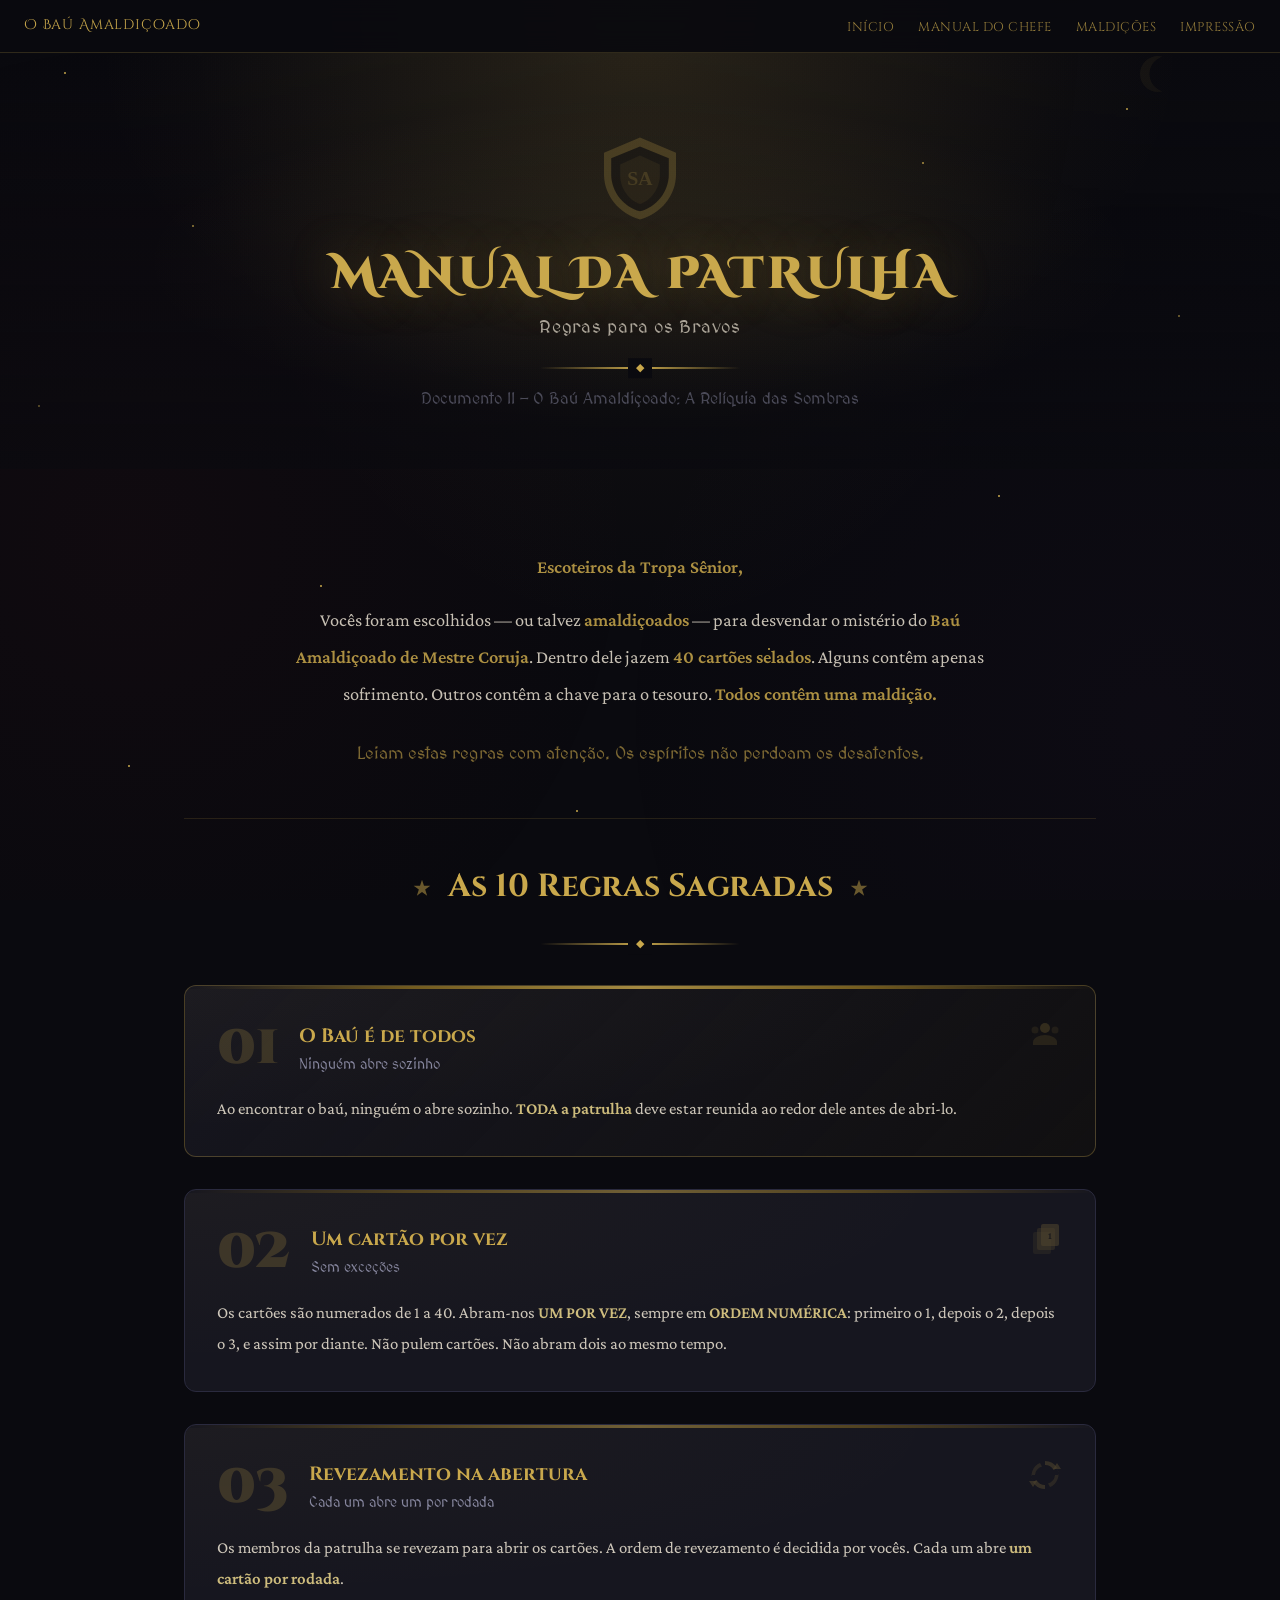
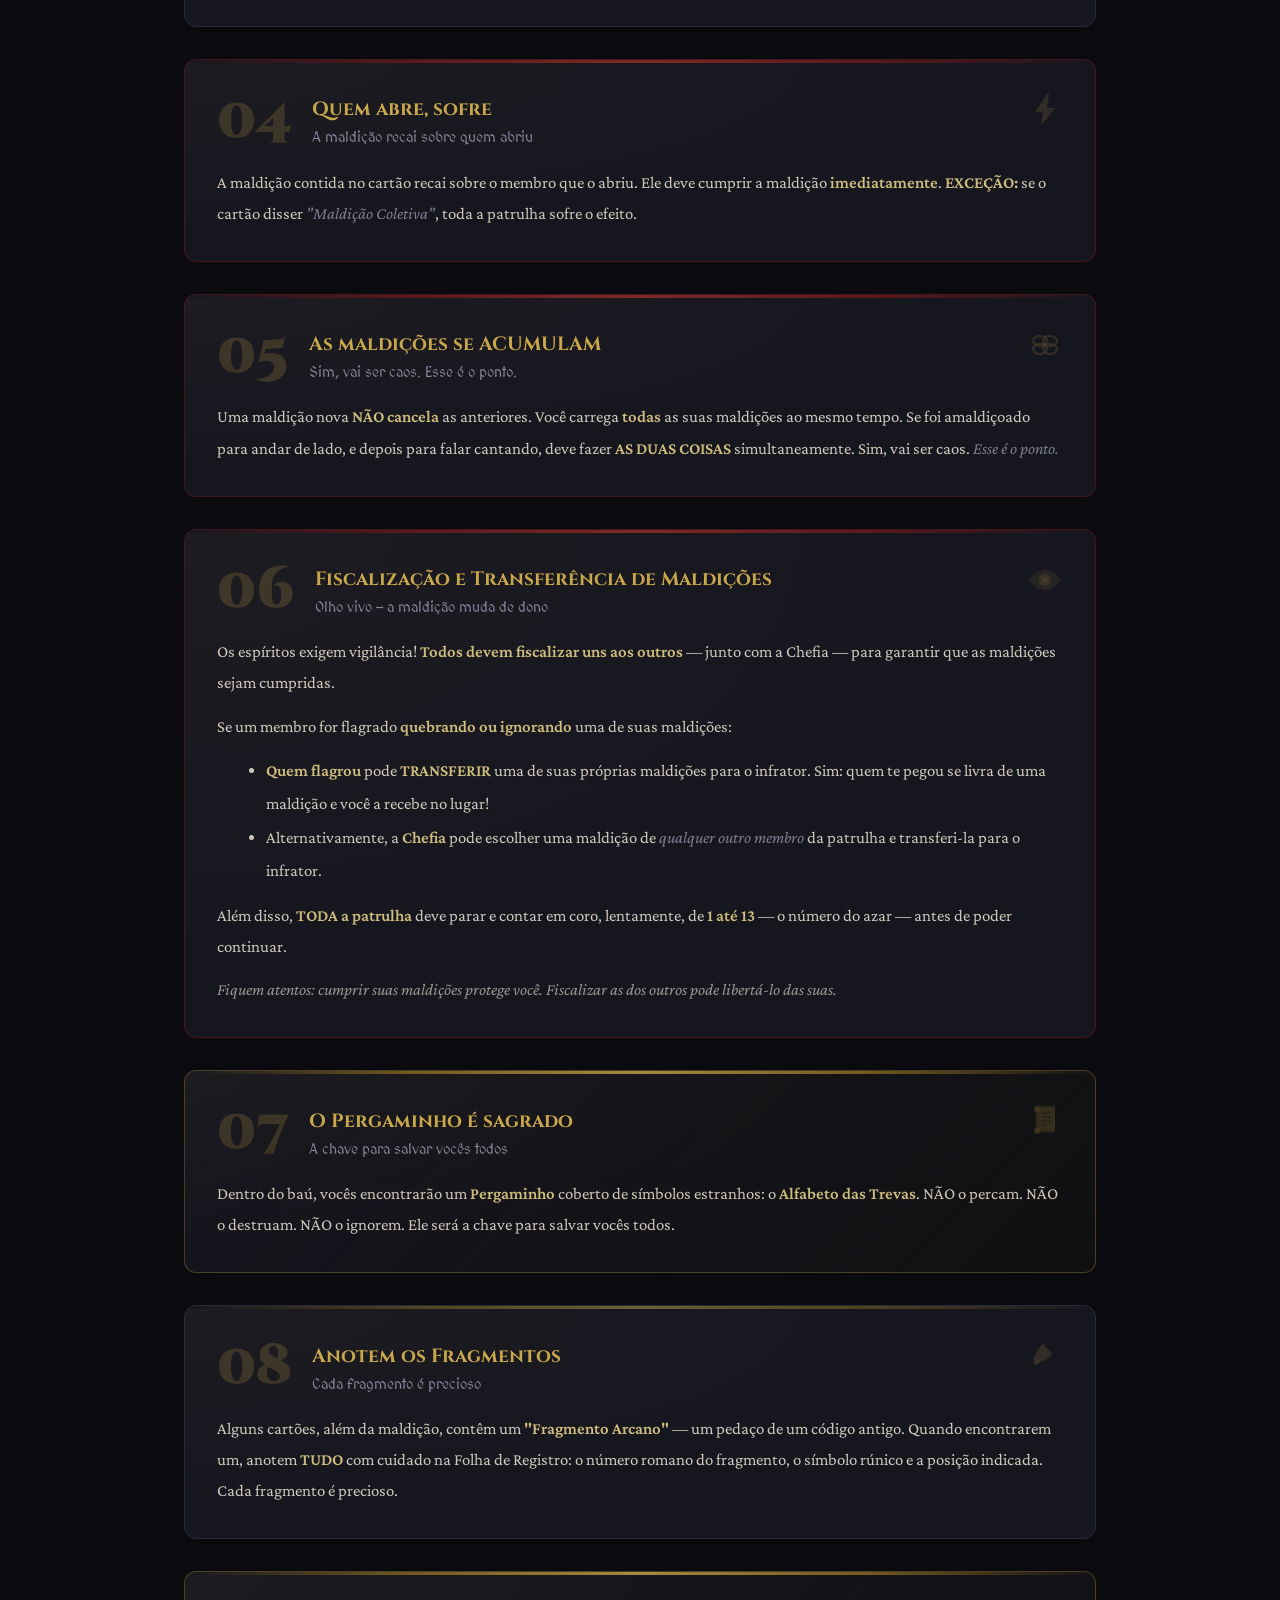
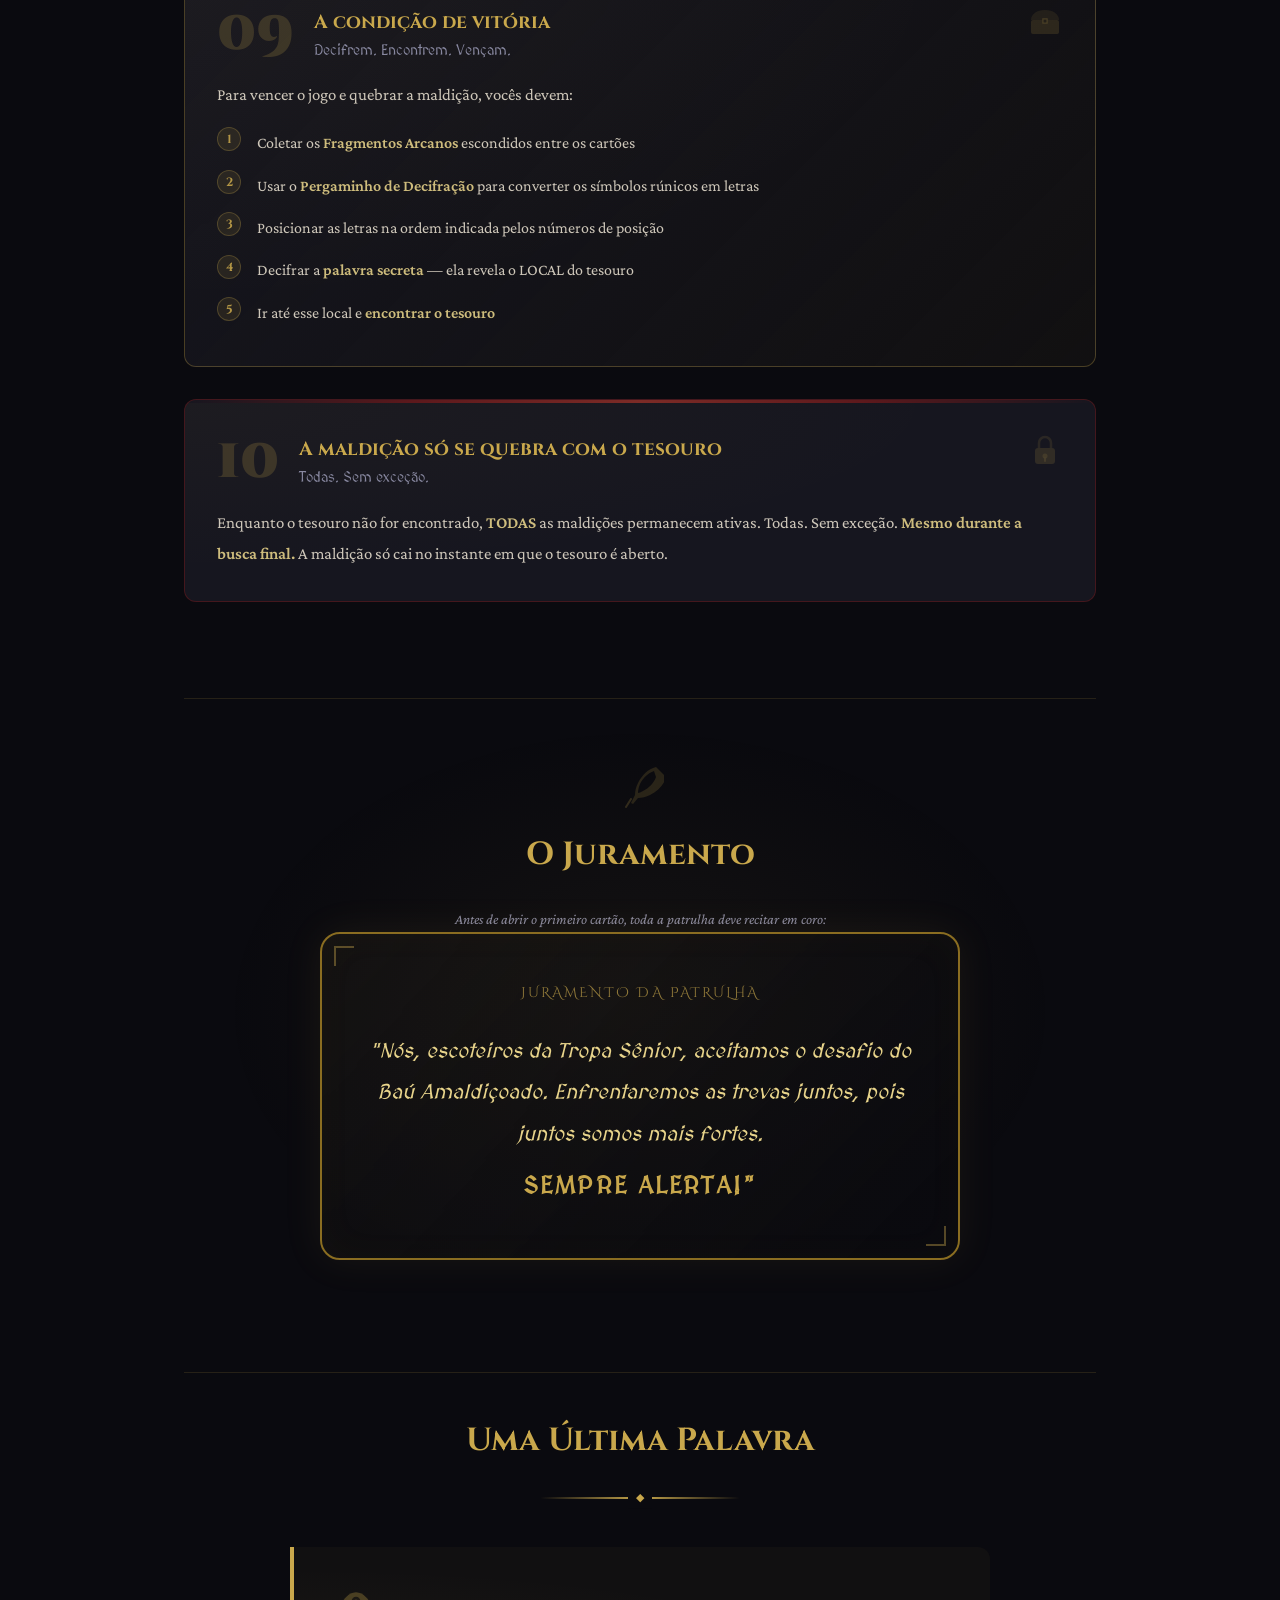
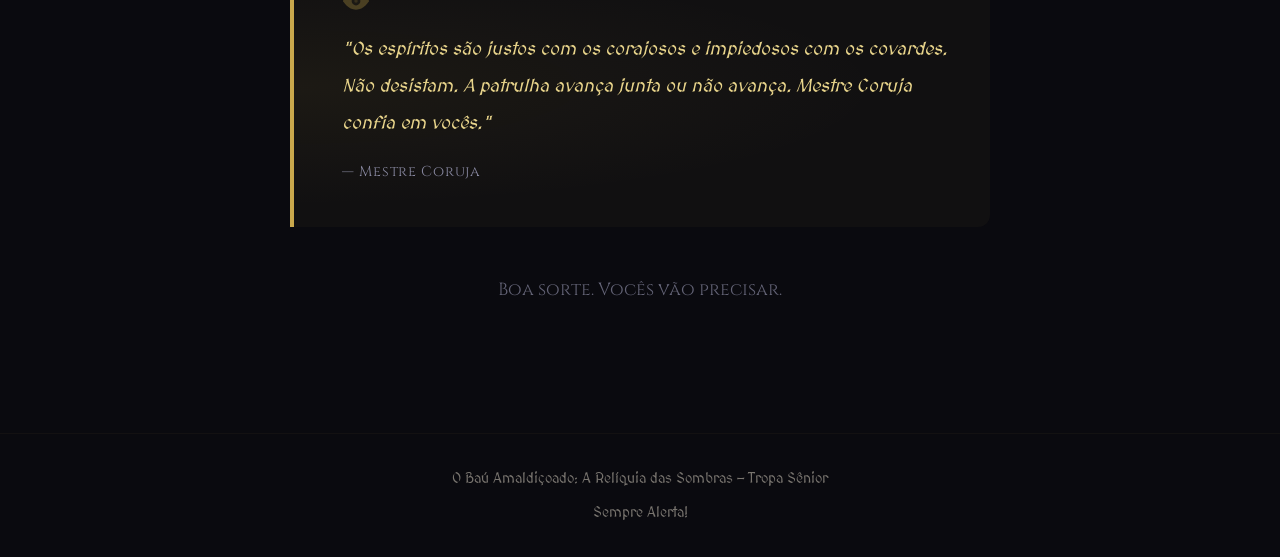
<file: manual-da-patrulha.html>
<!DOCTYPE html>
<html lang="pt-BR">
<head>
  <meta charset="UTF-8">
  <meta name="viewport" content="width=device-width, initial-scale=1.0">
  <title>Manual da Patrulha — O Baú Amaldiçoado</title>
  <link rel="stylesheet" href="css/common.css">
  <style>
    body {
      min-height: 100vh;
      position: relative;
      overflow-x: hidden;
    }

    /* Atmospheric background effects */
    body::before {
      content: '';
      position: fixed;
      inset: 0;
      background:
        radial-gradient(ellipse at 50% 0%, rgba(201,168,76,.07) 0%, transparent 50%),
        radial-gradient(circle at 10% 60%, rgba(139,26,26,.05) 0%, transparent 40%),
        radial-gradient(circle at 90% 80%, rgba(108,52,131,.04) 0%, transparent 40%);
      pointer-events: none;
      z-index: 0;
    }

    .top-nav, .page-hero, .container, .page-footer { position: relative; z-index: 1; }

    /* Hero enhancements */
    .page-hero {
      padding: 5rem 1.5rem 3.5rem;
      background:
        radial-gradient(ellipse at center, rgba(201,168,76,.08) 0%, transparent 55%),
        linear-gradient(180deg, transparent 0%, rgba(10,10,15,.6) 100%);
    }
    .hero-icon {
      display: block;
      margin: 0 auto 1.5rem;
      width: 90px;
      height: 90px;
      opacity: .25;
      animation: flicker 5s ease-in-out infinite;
    }
    .page-hero .display-title {
      text-shadow: 0 0 50px rgba(201,168,76,.3);
    }

    /* Moon & stars decorative layer */
    .stars-layer {
      position: fixed;
      inset: 0;
      pointer-events: none;
      z-index: 0;
      overflow: hidden;
    }
    .stars-layer .star {
      position: absolute;
      width: 2px;
      height: 2px;
      background: var(--gold);
      border-radius: 50%;
      animation: twinkle 4s ease-in-out infinite;
    }
    @keyframes twinkle {
      0%, 100% { opacity: .15; transform: scale(1); }
      50% { opacity: .6; transform: scale(1.5); }
    }
    .stars-layer .star:nth-child(1)  { top: 8%; left: 5%; animation-delay: 0s; }
    .stars-layer .star:nth-child(2)  { top: 12%; left: 88%; animation-delay: 1.2s; }
    .stars-layer .star:nth-child(3)  { top: 25%; left: 15%; animation-delay: 2.5s; }
    .stars-layer .star:nth-child(4)  { top: 18%; left: 72%; animation-delay: 0.7s; }
    .stars-layer .star:nth-child(5)  { top: 35%; left: 92%; animation-delay: 3.1s; }
    .stars-layer .star:nth-child(6)  { top: 45%; left: 3%; animation-delay: 1.8s; }
    .stars-layer .star:nth-child(7)  { top: 55%; left: 78%; animation-delay: 0.3s; }
    .stars-layer .star:nth-child(8)  { top: 65%; left: 25%; animation-delay: 2.9s; }
    .stars-layer .star:nth-child(9)  { top: 72%; left: 60%; animation-delay: 4s; }
    .stars-layer .star:nth-child(10) { top: 85%; left: 10%; animation-delay: 1.5s; }
    .stars-layer .star:nth-child(11) { top: 90%; left: 45%; animation-delay: 3.5s; }
    .stars-layer .star:nth-child(12) { top: 40%; left: 50%; animation-delay: 2.2s; }
    .stars-layer .moon {
      position: absolute;
      top: 6%;
      right: 8%;
      width: 40px;
      height: 40px;
      opacity: .06;
      animation: flicker 8s ease-in-out infinite;
    }

    /* Intro section */
    .intro-text {
      font-size: 1.15rem;
      line-height: 2;
      max-width: 720px;
      margin: 0 auto;
      text-align: center;
      color: var(--text-light);
      opacity: .85;
    }
    .intro-text strong {
      color: var(--gold);
      font-weight: 600;
    }
    .intro-warning {
      font-family: var(--font-accent);
      font-size: 1.05rem;
      color: var(--gold);
      text-align: center;
      margin-top: 1rem;
      opacity: .7;
    }

    /* Rules section */
    .rules-grid {
      display: flex;
      flex-direction: column;
      gap: 2rem;
    }
    .rule-card {
      position: relative;
      background: var(--dark-card);
      border: 1px solid var(--dark-border);
      border-radius: var(--radius-md);
      padding: 2rem 2rem 2rem 2rem;
      overflow: hidden;
      transition: transform .3s ease, box-shadow .3s ease, border-color .3s ease;
    }
    .rule-card::before {
      content: '';
      position: absolute;
      top: 0;
      left: 0;
      right: 0;
      height: 3px;
      background: linear-gradient(90deg, transparent, var(--gold-dark), var(--gold), var(--gold-dark), transparent);
      opacity: .5;
    }
    .rule-card::after {
      content: '';
      position: absolute;
      top: 3px;
      left: 0;
      right: 0;
      bottom: 0;
      background: radial-gradient(ellipse at top left, rgba(201,168,76,.04), transparent 60%);
      pointer-events: none;
    }
    .rule-card:hover {
      transform: translateY(-3px);
      box-shadow: 0 12px 40px rgba(0,0,0,.5), 0 0 20px rgba(201,168,76,.08);
      border-color: var(--gold-dark);
    }
    .rule-header {
      display: flex;
      align-items: flex-start;
      gap: 1.25rem;
      margin-bottom: 1rem;
      position: relative;
      z-index: 1;
    }
    .rule-num {
      font-family: var(--font-display);
      font-size: 3.5rem;
      font-weight: 900;
      color: var(--gold);
      opacity: .2;
      line-height: 1;
      flex-shrink: 0;
      min-width: 60px;
      text-align: center;
    }
    .rule-title-group {
      flex: 1;
      padding-top: .35rem;
    }
    .rule-title {
      font-family: var(--font-heading);
      font-size: 1.2rem;
      font-weight: 700;
      color: var(--gold);
      margin-bottom: .25rem;
    }
    .rule-subtitle {
      font-family: var(--font-accent);
      font-size: .9rem;
      color: var(--text-muted);
    }
    .rule-icon {
      flex-shrink: 0;
      width: 36px;
      height: 36px;
      opacity: .3;
    }
    .rule-body {
      position: relative;
      z-index: 1;
      font-size: 1.05rem;
      line-height: 1.85;
      color: var(--text-light);
      opacity: .88;
      padding-left: 0;
    }
    .rule-body strong {
      color: var(--gold-light);
      font-weight: 600;
    }
    .rule-body em {
      color: var(--text-muted);
    }

    /* Special emphasis rules */
    .rule-card.rule-emphasis {
      border-color: rgba(201,168,76,.3);
      background: linear-gradient(135deg, var(--dark-card), rgba(201,168,76,.04));
    }
    .rule-card.rule-emphasis::before {
      opacity: .8;
    }
    .rule-card.rule-danger {
      border-color: rgba(139,26,26,.4);
    }
    .rule-card.rule-danger::before {
      background: linear-gradient(90deg, transparent, var(--blood), var(--blood-light), var(--blood), transparent);
      opacity: .6;
    }

    /* Numbered list inside rule 9 */
    .rule-steps {
      list-style: none;
      padding: 0;
      margin: .75rem 0 0;
      counter-reset: step;
    }
    .rule-steps li {
      counter-increment: step;
      padding: .4rem 0 .4rem 2.5rem;
      position: relative;
      font-size: 1rem;
    }
    .rule-steps li::before {
      content: counter(step);
      position: absolute;
      left: 0;
      top: .35rem;
      width: 24px;
      height: 24px;
      border-radius: 50%;
      background: rgba(201,168,76,.12);
      border: 1px solid rgba(201,168,76,.3);
      color: var(--gold);
      font-family: var(--font-heading);
      font-size: .75rem;
      font-weight: 700;
      display: flex;
      align-items: center;
      justify-content: center;
      line-height: 1;
      text-align: center;
    }

    /* Oath section */
    .oath-section {
      text-align: center;
      padding: 4rem 2rem;
      position: relative;
      margin: 3rem 0;
    }
    .oath-section::before {
      content: '';
      position: absolute;
      inset: 0;
      background: radial-gradient(ellipse at center, rgba(201,168,76,.06) 0%, transparent 65%);
      pointer-events: none;
    }
    .oath-frame {
      max-width: 640px;
      margin: 0 auto;
      padding: 3rem 2.5rem;
      border: 2px solid var(--gold-dark);
      border-radius: var(--radius-lg);
      position: relative;
      background: linear-gradient(135deg, rgba(201,168,76,.04), rgba(10,10,15,.9));
      box-shadow: 0 0 40px rgba(201,168,76,.08), inset 0 0 40px rgba(201,168,76,.03);
    }
    .oath-frame::before,
    .oath-frame::after {
      content: '';
      position: absolute;
      width: 20px;
      height: 20px;
      border: 2px solid var(--gold);
      opacity: .4;
    }
    .oath-frame::before {
      top: 12px;
      left: 12px;
      border-right: none;
      border-bottom: none;
    }
    .oath-frame::after {
      bottom: 12px;
      right: 12px;
      border-left: none;
      border-top: none;
    }
    .oath-icon {
      display: block;
      margin: 0 auto 1.5rem;
      width: 48px;
      height: 48px;
      opacity: .4;
    }
    .oath-label {
      font-family: var(--font-display);
      font-size: .85rem;
      letter-spacing: .15em;
      text-transform: uppercase;
      color: var(--gold);
      margin-bottom: 1.5rem;
      opacity: .7;
    }
    .oath-text {
      font-family: var(--font-accent);
      font-size: 1.3rem;
      line-height: 2;
      color: var(--gold-light);
      font-style: italic;
    }
    .oath-text .oath-highlight {
      font-style: normal;
      font-weight: 700;
      color: var(--gold);
      font-size: 1.5rem;
      display: block;
      margin-top: .5rem;
      text-transform: uppercase;
      letter-spacing: .1em;
    }
    .oath-instruction {
      margin-top: 1.5rem;
      font-size: .9rem;
      color: var(--text-muted);
      font-style: italic;
    }

    /* Final warning */
    .final-warning {
      position: relative;
      max-width: 700px;
      margin: 3rem auto;
      padding: 2.5rem 2.5rem 2.5rem 3rem;
      border-left: 4px solid var(--gold);
      background: rgba(201,168,76,.04);
      border-radius: 0 var(--radius-md) var(--radius-md) 0;
    }
    .final-warning::before {
      content: '';
      position: absolute;
      inset: 0;
      background: radial-gradient(ellipse at left center, rgba(201,168,76,.06), transparent 60%);
      pointer-events: none;
      border-radius: 0 var(--radius-md) var(--radius-md) 0;
    }
    .final-warning-text {
      font-family: var(--font-accent);
      font-size: 1.15rem;
      line-height: 2;
      color: var(--gold-light);
      font-style: italic;
      position: relative;
    }
    .final-warning-author {
      display: block;
      margin-top: 1rem;
      font-family: var(--font-heading);
      font-style: normal;
      font-size: .9rem;
      color: var(--text-muted);
      letter-spacing: .05em;
    }
    .closing-line {
      text-align: center;
      font-family: var(--font-heading);
      font-size: 1.1rem;
      color: var(--text-muted);
      margin: 2rem 0 0;
      opacity: .7;
    }

    /* Decorative SVG icon colors inside rules */
    .rule-icon-fill { fill: var(--gold); }

    /* Responsive */
    @media (max-width: 600px) {
      .rule-num { font-size: 2.5rem; min-width: 44px; }
      .rule-header { gap: .75rem; }
      .rule-card { padding: 1.5rem; }
      .oath-frame { padding: 2rem 1.5rem; }
      .oath-text { font-size: 1.1rem; }
      .final-warning { padding: 1.5rem; }
    }

    /* Print adjustments */
    @media print {
      .stars-layer, .crescent-moon { display: none !important; }
      body, body::before { background: white !important; }
      .page-hero .display-title { font-size: 21pt !important; }
      .page-hero .subtitle { font-size: 13pt !important; }
      .intro-text { font-size: 12pt !important; line-height: 1.5 !important; }
      .intro-warning { font-size: 11pt !important; }
      .rule-card {
        break-inside: avoid;
        page-break-inside: avoid;
        page-break-after: always;
        break-after: page;
        border: 4px solid #444 !important;
        background: white !important;
        color: black !important;
        padding: 1.2cm 1.5cm;
        height: calc(100vh - 1.5cm);
        display: flex;
        flex-direction: column;
        justify-content: center;
        overflow: hidden;
      }
      .rule-card .print-fit {
        display: flex;
        flex-direction: column;
        justify-content: center;
        height: 100%;
        width: 100%;
      }
      .rule-card::before, .rule-card::after { display: none; }
      .rule-num { color: #ccc !important; font-size: 7vw; line-height: 1; }
      .rule-title { color: #111 !important; font-size: 19pt !important; margin-bottom: .2cm; }
      .rule-subtitle { color: #555 !important; font-size: 12pt !important; margin-bottom: .3cm; }
      .rule-body { color: #222 !important; font-size: 14pt !important; line-height: 1.5 !important; flex: 1; }
      .rule-body ul { color: #222 !important; font-size: 13pt !important; line-height: 1.5 !important; }
      .rule-body li { font-size: 13pt !important; line-height: 1.5 !important; }
      .rule-body p { margin-bottom: .5rem; font-size: 14pt !important; }
      .rule-icon { opacity: .2; }
      .oath-frame {
        page-break-before: always;
        break-before: page;
        border-color: #888 !important;
        background: #f8f8f8 !important;
        box-shadow: none !important;
        height: calc(100vh - 1.5cm);
        display: flex;
        flex-direction: column;
        justify-content: center;
        padding: 1.5cm !important;
      }
      .oath-label { color: #333 !important; font-size: 15pt !important; }
      .oath-text { color: #333 !important; font-size: 13pt !important; line-height: 1.5 !important; }
      .final-warning {
        background: #f8f8f8 !important;
        border-color: #888 !important;
        padding: 1.2cm !important;
      }
      .final-warning-text { color: #333 !important; font-size: 13pt !important; line-height: 1.5 !important; }
    }
  </style>
</head>
<body class="theme-dark">

<!-- Decorative stars and moon -->
<div class="stars-layer">
  <span class="star"></span><span class="star"></span><span class="star"></span>
  <span class="star"></span><span class="star"></span><span class="star"></span>
  <span class="star"></span><span class="star"></span><span class="star"></span>
  <span class="star"></span><span class="star"></span><span class="star"></span>
  <svg class="moon" viewBox="0 0 40 40" fill="var(--gold)">
    <path d="M20 2C10 2 2 10 2 20s8 18 18 18c1.5 0 3-.2 4.4-.5C17 35 11.5 28.2 11.5 20S17 5 24.4 2.5C23 2.2 21.5 2 20 2z"/>
  </svg>
</div>

<!-- Navigation -->
<nav class="top-nav no-print flex-between">
  <a href="index.html" class="nav-brand">O Baú Amaldiçoado</a>
  <ul class="nav-links">
    <li><a href="index.html">Início</a></li>
    <li><a href="manual-do-chefe.html">Manual do Chefe</a></li>
    <li><a href="livro-das-maldicoes.html">Maldições</a></li>
    <li><a href="modelos-impressao.html">Impressão</a></li>
  </ul>
</nav>

<!-- Hero -->
<header class="page-hero">
  <!-- Shield icon -->
  <svg class="hero-icon" viewBox="0 0 100 100" fill="none" xmlns="http://www.w3.org/2000/svg">
    <path d="M50 5L10 22v24c0 23 17 44 40 50 23-6 40-27 40-50V22L50 5z" fill="var(--gold)" opacity=".9"/>
    <path d="M50 15L18 28v18c0 19 13.5 36 32 41 18.5-5 32-22 32-41V28L50 15z" fill="var(--dark-bg)"/>
    <path d="M50 25L28 35v12c0 15 10 28 22 32 12-4 22-17 22-32V35L50 25z" fill="var(--gold)" opacity=".25"/>
    <text x="50" y="58" text-anchor="middle" font-family="serif" font-size="22" font-weight="bold" fill="var(--gold)" opacity=".8">SA</text>
  </svg>
  <h1 class="display-title">Manual da Patrulha</h1>
  <p class="subtitle">Regras para os Bravos</p>
  <span class="ornament"></span>
  <p style="font-family: var(--font-accent); font-size: 1rem; color: var(--text-muted); opacity: .5; margin-top: .5rem;">
    Documento II — O Baú Amaldiçoado: A Relíquia das Sombras
  </p>
</header>

<main class="container">

  <!-- Intro Section -->
  <section class="section">
    <div class="intro-text">
      <p>
        <strong>Escoteiros da Tropa Sênior,</strong>
      </p>
      <p style="margin-top: 1rem;">
        Vocês foram escolhidos — ou talvez <strong>amaldiçoados</strong> — para desvendar o mistério do
        <strong>Baú Amaldiçoado de Mestre Coruja</strong>. Dentro dele jazem <strong>40 cartões selados</strong>.
        Alguns contêm apenas sofrimento. Outros contêm a chave para o tesouro.
        <strong>Todos contêm uma maldição.</strong>
      </p>
      <p class="intro-warning" style="margin-top: 1.5rem;">
        Leiam estas regras com atenção. Os espíritos não perdoam os desatentos.
      </p>
    </div>
  </section>

  <!-- The 10 Sacred Rules -->
  <section class="section">
    <h2 class="section-title text-center" style="display: block; text-align: center; border-bottom: none;">
      <!-- Decorative star SVG -->
      <svg viewBox="0 0 24 24" width="20" height="20" fill="var(--gold)" style="vertical-align: middle; margin-right: .5rem; opacity: .5;">
        <path d="M12 2l2.4 7.4H22l-6.2 4.5 2.4 7.4L12 16.8l-6.2 4.5 2.4-7.4L2 9.4h7.6z"/>
      </svg>
      As 10 Regras Sagradas
      <svg viewBox="0 0 24 24" width="20" height="20" fill="var(--gold)" style="vertical-align: middle; margin-left: .5rem; opacity: .5;">
        <path d="M12 2l2.4 7.4H22l-6.2 4.5 2.4 7.4L12 16.8l-6.2 4.5 2.4-7.4L2 9.4h7.6z"/>
      </svg>
    </h2>
    <span class="ornament" style="margin-bottom: 2.5rem;"></span>

    <div class="rules-grid">

      <!-- Rule 1 -->
      <article class="rule-card rule-emphasis">
        <div class="rule-header">
          <span class="rule-num">01</span>
          <div class="rule-title-group">
            <h3 class="rule-title">O Baú é de todos</h3>
            <p class="rule-subtitle">Ninguém abre sozinho</p>
          </div>
          <!-- Group/people icon -->
          <svg class="rule-icon" viewBox="0 0 36 36" fill="var(--gold)">
            <circle cx="18" cy="10" r="5" opacity=".6"/>
            <path d="M18 17c-6 0-12 3-12 7v3h24v-3c0-4-6-7-12-7z" opacity=".4"/>
            <circle cx="8" cy="12" r="3.5" opacity=".3"/>
            <circle cx="28" cy="12" r="3.5" opacity=".3"/>
          </svg>
        </div>
        <div class="rule-body">
          Ao encontrar o baú, ninguém o abre sozinho. <strong>TODA a patrulha</strong> deve estar reunida ao redor dele antes de abri-lo.
        </div>
      </article>

      <!-- Rule 2 -->
      <article class="rule-card">
        <div class="rule-header">
          <span class="rule-num">02</span>
          <div class="rule-title-group">
            <h3 class="rule-title">Um cartão por vez</h3>
            <p class="rule-subtitle">Sem exceções</p>
          </div>
          <!-- Cards/stack icon -->
          <svg class="rule-icon" viewBox="0 0 36 36" fill="var(--gold)">
            <rect x="6" y="10" width="18" height="22" rx="2" opacity=".25"/>
            <rect x="10" y="6" width="18" height="22" rx="2" opacity=".4"/>
            <rect x="14" y="2" width="18" height="22" rx="2" opacity=".6"/>
            <text x="23" y="17" text-anchor="middle" font-size="10" font-weight="bold" fill="var(--dark-bg)" opacity=".8">1</text>
          </svg>
        </div>
        <div class="rule-body">
          Os cartões são numerados de 1 a 40. Abram-nos <strong>UM POR VEZ</strong>, sempre em <strong>ORDEM NUMÉRICA</strong>: primeiro o 1, depois o 2, depois o 3, e assim por diante. Não pulem cartões. Não abram dois ao mesmo tempo.
        </div>
      </article>

      <!-- Rule 3 -->
      <article class="rule-card">
        <div class="rule-header">
          <span class="rule-num">03</span>
          <div class="rule-title-group">
            <h3 class="rule-title">Revezamento na abertura</h3>
            <p class="rule-subtitle">Cada um abre um por rodada</p>
          </div>
          <!-- Circular arrows / rotation icon -->
          <svg class="rule-icon" viewBox="0 0 36 36" fill="var(--gold)">
            <path d="M18 4a14 14 0 0 1 12.1 7l-3.5 2A10 10 0 0 0 18 8V4z" opacity=".6"/>
            <path d="M30.1 11A14 14 0 0 1 23 30.1l-2-3.5A10 10 0 0 0 28 18h4z" opacity=".4" transform="rotate(0,18,18)"/>
            <path d="M18 32a14 14 0 0 1-12.1-7l3.5-2A10 10 0 0 0 18 28v4z" opacity=".6"/>
            <path d="M5.9 25A14 14 0 0 1 13 5.9l2 3.5A10 10 0 0 0 8 18H4z" opacity=".4"/>
            <polygon points="30,6 34,12 26,12" opacity=".6"/>
            <polygon points="6,30 2,24 10,24" opacity=".6"/>
          </svg>
        </div>
        <div class="rule-body">
          Os membros da patrulha se revezam para abrir os cartões. A ordem de revezamento é decidida por vocês. Cada um abre <strong>um cartão por rodada</strong>.
        </div>
      </article>

      <!-- Rule 4 -->
      <article class="rule-card rule-danger">
        <div class="rule-header">
          <span class="rule-num">04</span>
          <div class="rule-title-group">
            <h3 class="rule-title">Quem abre, sofre</h3>
            <p class="rule-subtitle">A maldição recai sobre quem abriu</p>
          </div>
          <!-- Lightning / curse icon -->
          <svg class="rule-icon" viewBox="0 0 36 36" fill="var(--gold)">
            <path d="M20 2L8 20h8l-2 14L28 16h-8l2-14z" opacity=".5"/>
          </svg>
        </div>
        <div class="rule-body">
          A maldição contida no cartão recai sobre o membro que o abriu. Ele deve cumprir a maldição <strong>imediatamente</strong>. <strong>EXCEÇÃO:</strong> se o cartão disser <em>"Maldição Coletiva"</em>, toda a patrulha sofre o efeito.
        </div>
      </article>

      <!-- Rule 5 -->
      <article class="rule-card rule-danger">
        <div class="rule-header">
          <span class="rule-num">05</span>
          <div class="rule-title-group">
            <h3 class="rule-title">As maldições se ACUMULAM</h3>
            <p class="rule-subtitle">Sim, vai ser caos. Esse é o ponto.</p>
          </div>
          <!-- Chain links icon -->
          <svg class="rule-icon" viewBox="0 0 36 36" fill="none" stroke="var(--gold)" stroke-width="2.5" stroke-linecap="round">
            <ellipse cx="13" cy="14" rx="7" ry="5" opacity=".5"/>
            <ellipse cx="23" cy="14" rx="7" ry="5" opacity=".5"/>
            <ellipse cx="13" cy="22" rx="7" ry="5" opacity=".5"/>
            <ellipse cx="23" cy="22" rx="7" ry="5" opacity=".5"/>
          </svg>
        </div>
        <div class="rule-body">
          Uma maldição nova <strong>NÃO cancela</strong> as anteriores. Você carrega <strong>todas</strong> as suas maldições ao mesmo tempo. Se foi amaldiçoado para andar de lado, e depois para falar cantando, deve fazer <strong>AS DUAS COISAS</strong> simultaneamente. Sim, vai ser caos. <em>Esse é o ponto.</em>
        </div>
      </article>

      <!-- Rule 6 -->
      <article class="rule-card rule-danger">
        <div class="rule-header">
          <span class="rule-num">06</span>
          <div class="rule-title-group">
            <h3 class="rule-title">Fiscalização e Transferência de Maldições</h3>
            <p class="rule-subtitle">Olho vivo — a maldição muda de dono</p>
          </div>
          <!-- Warning / eye icon -->
          <svg class="rule-icon" viewBox="0 0 36 36" fill="var(--gold)">
            <path d="M18 8C8 8 2 18 2 18s6 10 16 10 16-10 16-10-6-10-16-10z" opacity=".3"/>
            <circle cx="18" cy="18" r="6" opacity=".5"/>
            <circle cx="18" cy="18" r="2.5" opacity=".8"/>
          </svg>
        </div>
        <div class="rule-body">
          <p>Os espíritos exigem vigilância! <strong>Todos devem fiscalizar uns aos outros</strong> — junto com a Chefia — para garantir que as maldições sejam cumpridas.</p>
          <p style="margin-top:.75rem;">Se um membro for flagrado <strong>quebrando ou ignorando</strong> uma de suas maldições:</p>
          <ul style="margin:.75rem 0 .75rem 1.5rem; line-height: 2;">
            <li><strong>Quem flagrou</strong> pode <strong>TRANSFERIR</strong> uma de suas próprias maldições para o infrator. Sim: quem te pegou se livra de uma maldição e você a recebe no lugar!</li>
            <li>Alternativamente, a <strong>Chefia</strong> pode escolher uma maldição de <em>qualquer outro membro</em> da patrulha e transferi-la para o infrator.</li>
          </ul>
          <p style="margin-top:.75rem;">Além disso, <strong>TODA a patrulha</strong> deve parar e contar em coro, lentamente, de <strong>1 até 13</strong> — o número do azar — antes de poder continuar.</p>
          <p style="margin-top:.75rem;font-style:italic;opacity:.7;">Fiquem atentos: cumprir suas maldições protege você. Fiscalizar as dos outros pode libertá-lo das suas.</p>
        </div>
      </article>

      <!-- Rule 7 -->
      <article class="rule-card rule-emphasis">
        <div class="rule-header">
          <span class="rule-num">07</span>
          <div class="rule-title-group">
            <h3 class="rule-title">O Pergaminho é sagrado</h3>
            <p class="rule-subtitle">A chave para salvar vocês todos</p>
          </div>
          <!-- Scroll icon -->
          <svg class="rule-icon" viewBox="0 0 36 36" fill="var(--gold)">
            <path d="M8 6c0-2 2-4 4-4h16v28H12c-2 0-4-2-4-4V6z" opacity=".3"/>
            <rect x="10" y="4" width="18" height="24" rx="2" opacity=".5"/>
            <circle cx="10" cy="6" r="3" opacity=".6"/>
            <circle cx="10" cy="28" r="3" opacity=".6"/>
            <line x1="14" y1="10" x2="24" y2="10" stroke="var(--dark-bg)" stroke-width="1.5" opacity=".4"/>
            <line x1="14" y1="14" x2="24" y2="14" stroke="var(--dark-bg)" stroke-width="1.5" opacity=".4"/>
            <line x1="14" y1="18" x2="24" y2="18" stroke="var(--dark-bg)" stroke-width="1.5" opacity=".4"/>
            <line x1="14" y1="22" x2="20" y2="22" stroke="var(--dark-bg)" stroke-width="1.5" opacity=".4"/>
          </svg>
        </div>
        <div class="rule-body">
          Dentro do baú, vocês encontrarão um <strong>Pergaminho</strong> coberto de símbolos estranhos: o <strong>Alfabeto das Trevas</strong>. NÃO o percam. NÃO o destruam. NÃO o ignorem. Ele será a chave para salvar vocês todos.
        </div>
      </article>

      <!-- Rule 8 -->
      <article class="rule-card">
        <div class="rule-header">
          <span class="rule-num">08</span>
          <div class="rule-title-group">
            <h3 class="rule-title">Anotem os Fragmentos</h3>
            <p class="rule-subtitle">Cada fragmento é precioso</p>
          </div>
          <!-- Quill / pen icon -->
          <svg class="rule-icon" viewBox="0 0 36 36" fill="var(--gold)">
            <path d="M28 2c-4 4-8 10-10 16l-2 8 8-2c6-2 12-6 16-10L28 2z" opacity=".5" transform="translate(-8, 4) scale(.85)"/>
            <path d="M10 30l2-8c.5 1 1 2 2 3l1 1-5 4z" opacity=".6" transform="translate(-2, -2)"/>
          </svg>
        </div>
        <div class="rule-body">
          Alguns cartões, além da maldição, contêm um <strong>"Fragmento Arcano"</strong> — um pedaço de um código antigo. Quando encontrarem um, anotem <strong>TUDO</strong> com cuidado na Folha de Registro: o número romano do fragmento, o símbolo rúnico e a posição indicada. Cada fragmento é precioso.
        </div>
      </article>

      <!-- Rule 9 -->
      <article class="rule-card rule-emphasis">
        <div class="rule-header">
          <span class="rule-num">09</span>
          <div class="rule-title-group">
            <h3 class="rule-title">A condição de vitória</h3>
            <p class="rule-subtitle">Decifrem. Encontrem. Vençam.</p>
          </div>
          <!-- Treasure chest icon -->
          <svg class="rule-icon" viewBox="0 0 36 36" fill="var(--gold)">
            <rect x="4" y="16" width="28" height="14" rx="2" opacity=".5"/>
            <path d="M4 16c0-6 6-10 14-10s14 4 14 10H4z" opacity=".3"/>
            <rect x="15" y="14" width="6" height="6" rx="1" opacity=".7"/>
            <circle cx="18" cy="17" r="1.5" fill="var(--dark-bg)" opacity=".6"/>
          </svg>
        </div>
        <div class="rule-body">
          Para vencer o jogo e quebrar a maldição, vocês devem:
          <ol class="rule-steps">
            <li>Coletar os <strong>Fragmentos Arcanos</strong> escondidos entre os cartões</li>
            <li>Usar o <strong>Pergaminho de Decifração</strong> para converter os símbolos rúnicos em letras</li>
            <li>Posicionar as letras na ordem indicada pelos números de posição</li>
            <li>Decifrar a <strong>palavra secreta</strong> — ela revela o LOCAL do tesouro</li>
            <li>Ir até esse local e <strong>encontrar o tesouro</strong></li>
          </ol>
        </div>
      </article>

      <!-- Rule 10 -->
      <article class="rule-card rule-danger">
        <div class="rule-header">
          <span class="rule-num">10</span>
          <div class="rule-title-group">
            <h3 class="rule-title">A maldição só se quebra com o tesouro</h3>
            <p class="rule-subtitle">Todas. Sem exceção.</p>
          </div>
          <!-- Lock / seal icon -->
          <svg class="rule-icon" viewBox="0 0 36 36" fill="var(--gold)">
            <rect x="8" y="16" width="20" height="16" rx="3" opacity=".5"/>
            <path d="M12 16v-5a6 6 0 0 1 12 0v5" fill="none" stroke="var(--gold)" stroke-width="2.5" opacity=".4"/>
            <circle cx="18" cy="24" r="2.5" opacity=".7"/>
            <path d="M18 26v3" stroke="var(--gold)" stroke-width="2" stroke-linecap="round" opacity=".7"/>
          </svg>
        </div>
        <div class="rule-body">
          Enquanto o tesouro não for encontrado, <strong>TODAS</strong> as maldições permanecem ativas. Todas. Sem exceção. <strong>Mesmo durante a busca final.</strong> A maldição só cai no instante em que o tesouro é aberto.
        </div>
      </article>

    </div>
  </section>

  <!-- The Oath -->
  <section class="oath-section section">
    <!-- Feather / quill icon -->
    <svg class="oath-icon" viewBox="0 0 48 48" fill="var(--gold)">
      <path d="M40 4c-8 2-14 8-18 16-2 4-3 8-3 12l-4 8 2 1 5-6c4 0 8-1 12-3 8-4 14-10 16-18L40 4zM22 30c0-3 .8-6 2-9 3-6 8-11 14-13l2 6c-2 6-7 11-13 14-2 1-4 2-5 2z" opacity=".4"/>
      <path d="M15 36l-5 8" stroke="var(--gold)" stroke-width="2" stroke-linecap="round" opacity=".5"/>
    </svg>
    <h2 style="font-family: var(--font-heading); color: var(--gold); margin-bottom: 2rem;">O Juramento</h2>
    <p class="oath-instruction">Antes de abrir o primeiro cartão, toda a patrulha deve recitar em coro:</p>
    <div class="oath-frame glow">
      <p class="oath-label">Juramento da Patrulha</p>
      <p class="oath-text">
        "Nós, escoteiros da Tropa Sênior, aceitamos o desafio do Baú Amaldiçoado. Enfrentaremos as trevas juntos, pois juntos somos mais fortes.
        <span class="oath-highlight">Sempre Alerta!"</span>
      </p>
    </div>
  </section>

  <!-- Final Warning -->
  <section class="section">
    <h2 class="section-title text-center" style="display: block; text-align: center; border-bottom: none;">Uma Última Palavra</h2>
    <span class="ornament" style="margin-bottom: 2rem;"></span>

    <blockquote class="final-warning">
      <!-- Eye icon for Sempre Alerta -->
      <svg viewBox="0 0 32 32" width="28" height="28" fill="var(--gold)" style="opacity: .3; margin-bottom: 1rem; display: block;">
        <path d="M16 6C7 6 1 16 1 16s6 10 15 10 15-10 15-10-6-10-15-10z"/>
        <circle cx="16" cy="16" r="5" fill="var(--dark-bg)" opacity=".8"/>
        <circle cx="16" cy="16" r="2" fill="var(--gold)" opacity=".6"/>
      </svg>
      <p class="final-warning-text">
        "Os espíritos são justos com os corajosos e impiedosos com os covardes. Não desistam. A patrulha avança junta ou não avança. Mestre Coruja confia em vocês."
        <span class="final-warning-author">— Mestre Coruja</span>
      </p>
    </blockquote>

    <p class="closing-line">Boa sorte. Vocês vão precisar.</p>
  </section>

</main>

<!-- Footer -->
<footer class="page-footer">
  <p>O Baú Amaldiçoado: A Relíquia das Sombras — Tropa Sênior</p>
  <p style="margin-top: .5rem;">Sempre Alerta!</p>
</footer>

<!-- Dynamic print scaling — zoom each card to fit one page -->
<script>
(function() {
  var CARD = '.rule-card';
  var wrapped = false;

  function wrapCards() {
    if (wrapped) return;
    document.querySelectorAll(CARD).forEach(function(card) {
      var inner = document.createElement('div');
      inner.className = 'print-fit';
      while (card.firstChild) inner.appendChild(card.firstChild);
      card.appendChild(inner);
    });
    wrapped = true;
  }

  function fitCards() {
    wrapCards();
    document.querySelectorAll(CARD).forEach(function(card) {
      var inner = card.querySelector('.print-fit');
      inner.style.zoom = '';
      inner.style.height = 'auto';
      void inner.offsetHeight;

      var contentH = inner.scrollHeight;
      var availH = card.clientHeight;

      inner.style.height = '100%';

      if (contentH > availH && availH > 0) {
        inner.style.zoom = String(Math.floor((availH / contentH) * 100) / 100);
      }
    });
  }

  function resetCards() {
    document.querySelectorAll(CARD + ' .print-fit').forEach(function(inner) {
      inner.style.zoom = '';
    });
  }

  window.addEventListener('beforeprint', fitCards);
  window.addEventListener('afterprint', resetCards);
})();
</script>

</body>
</html>
</file>
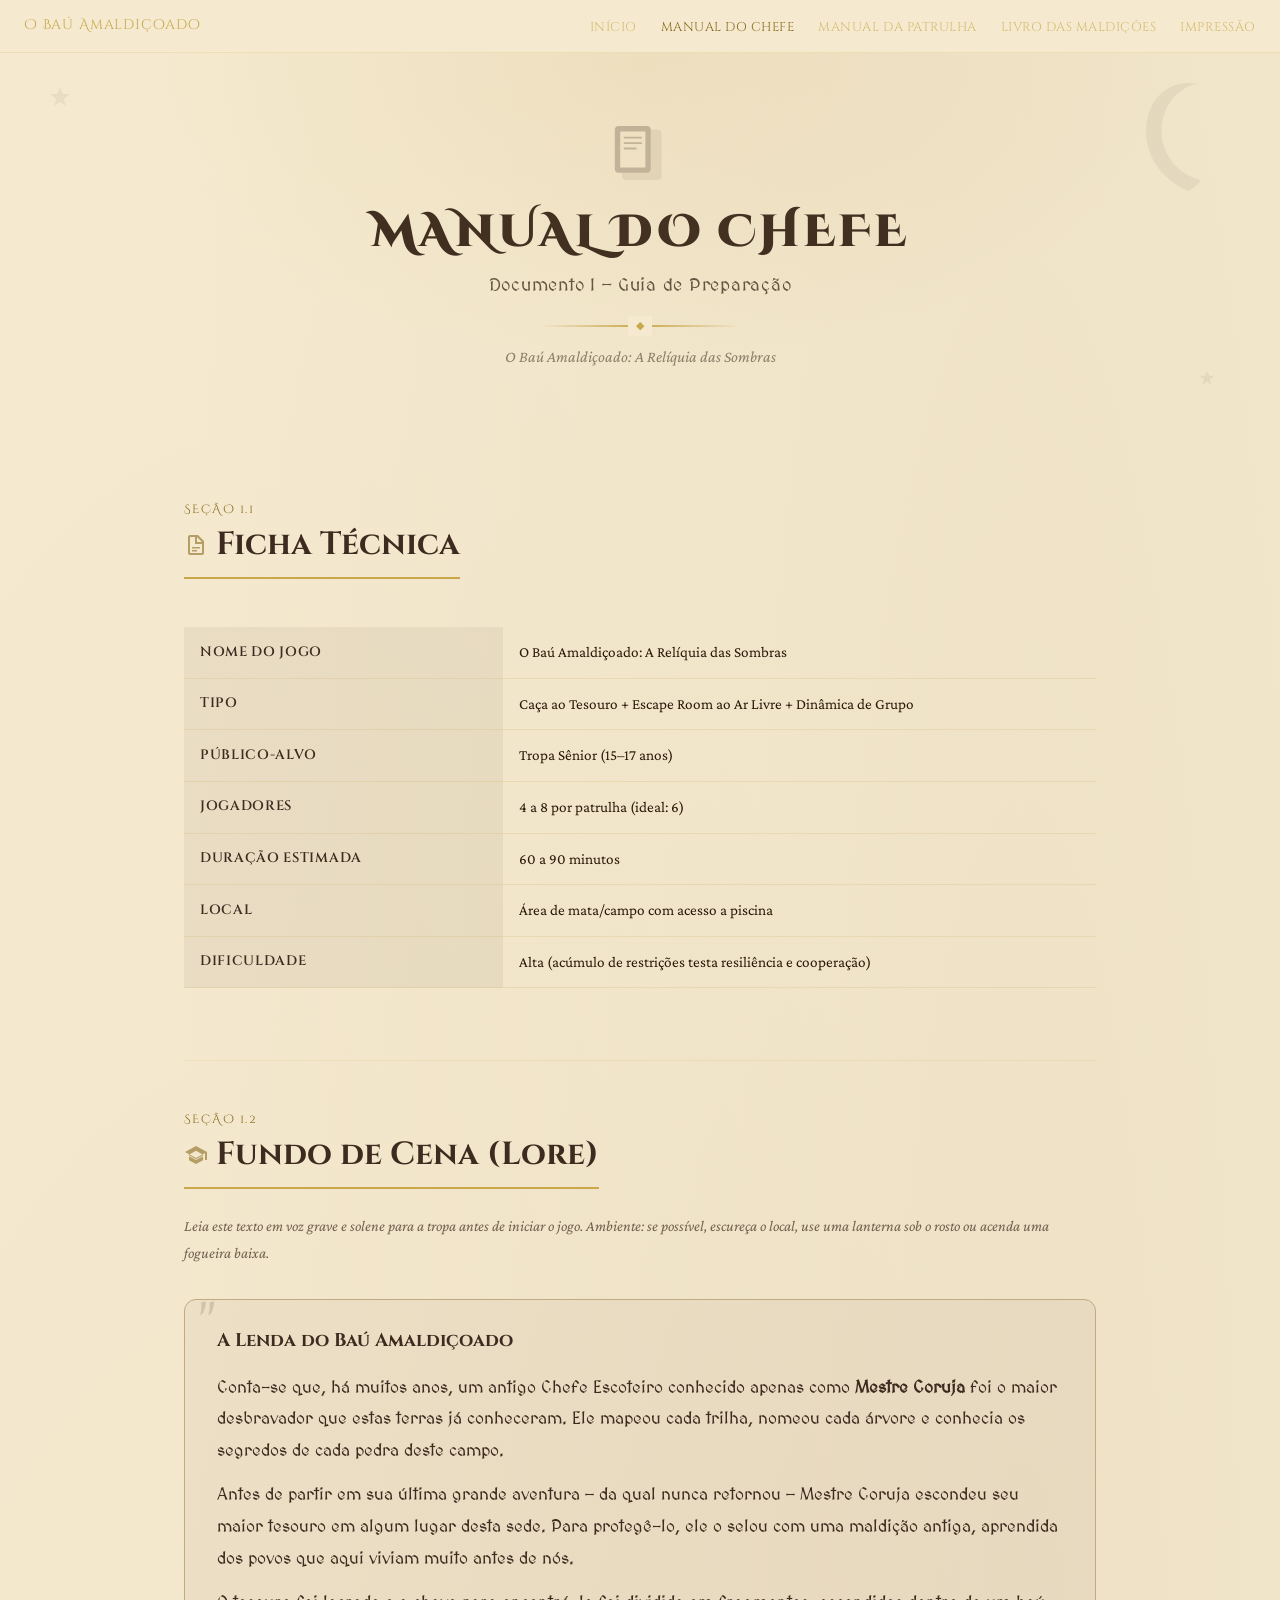
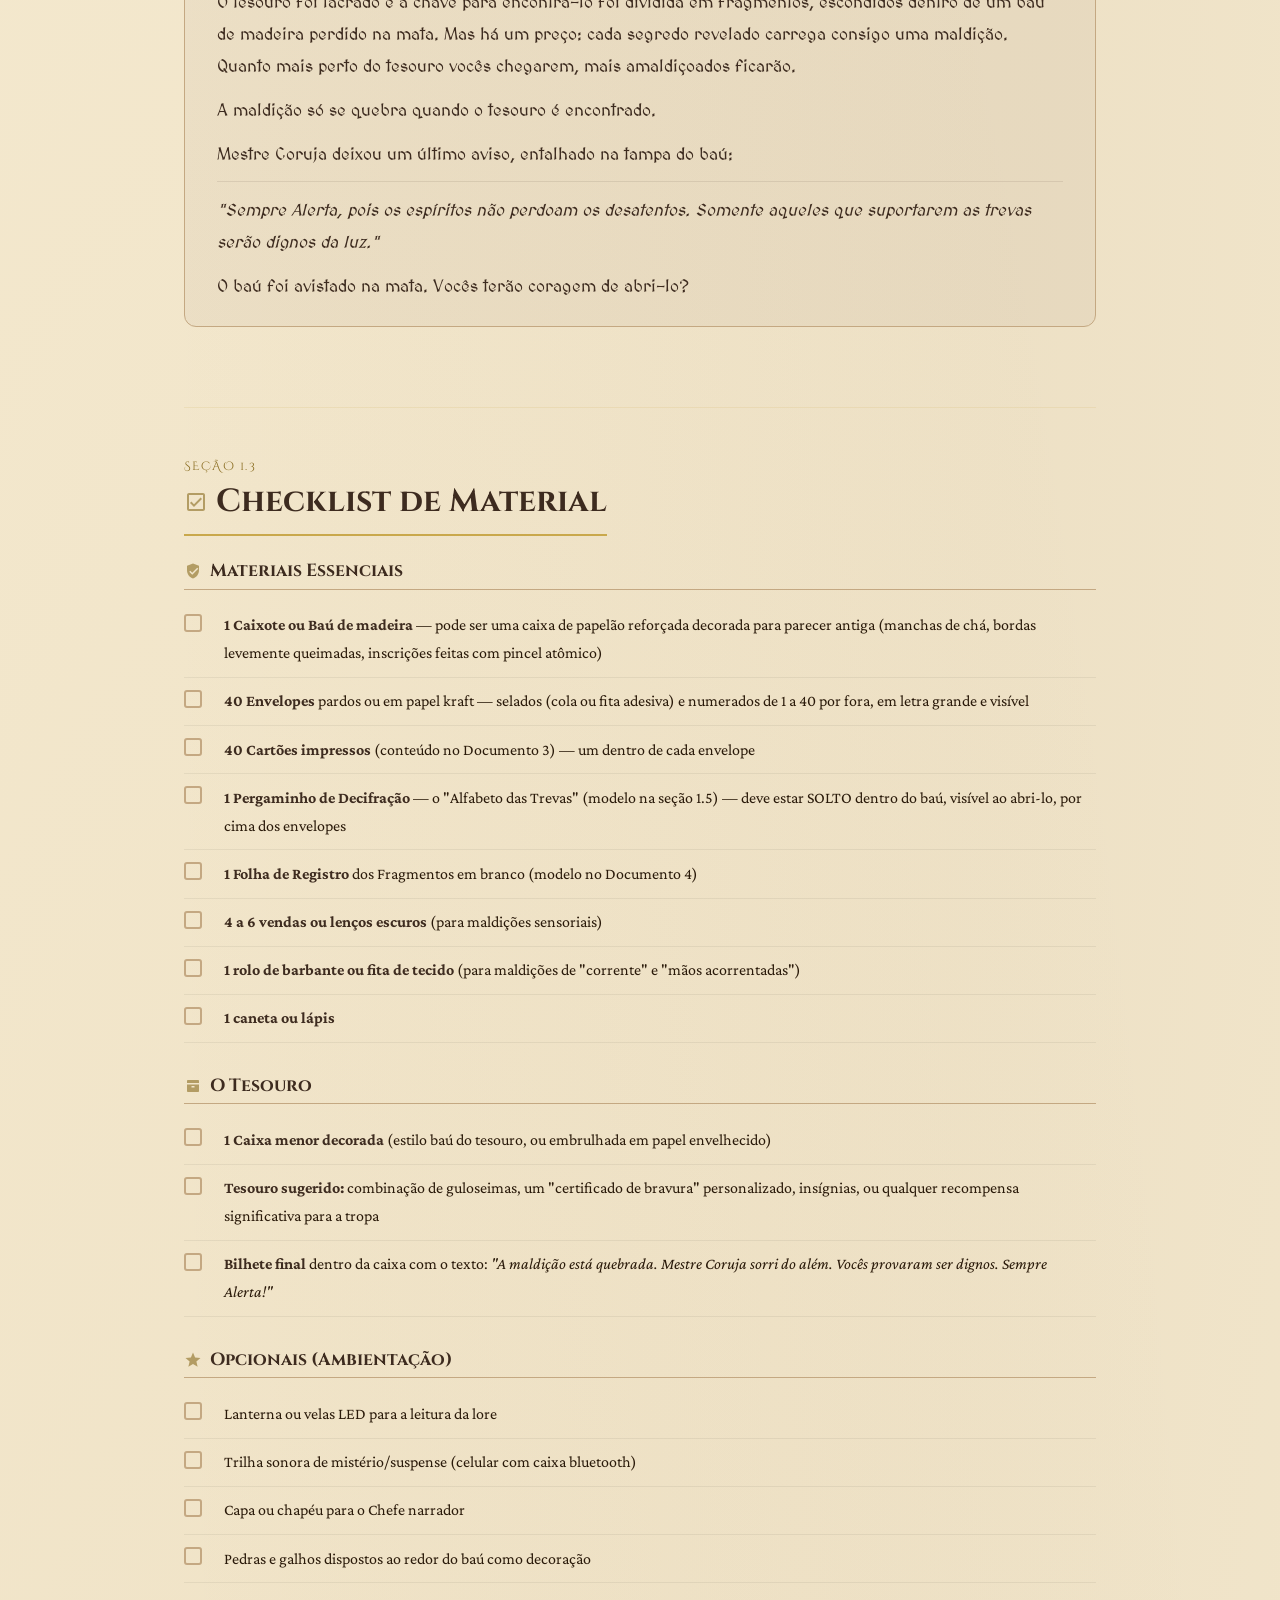
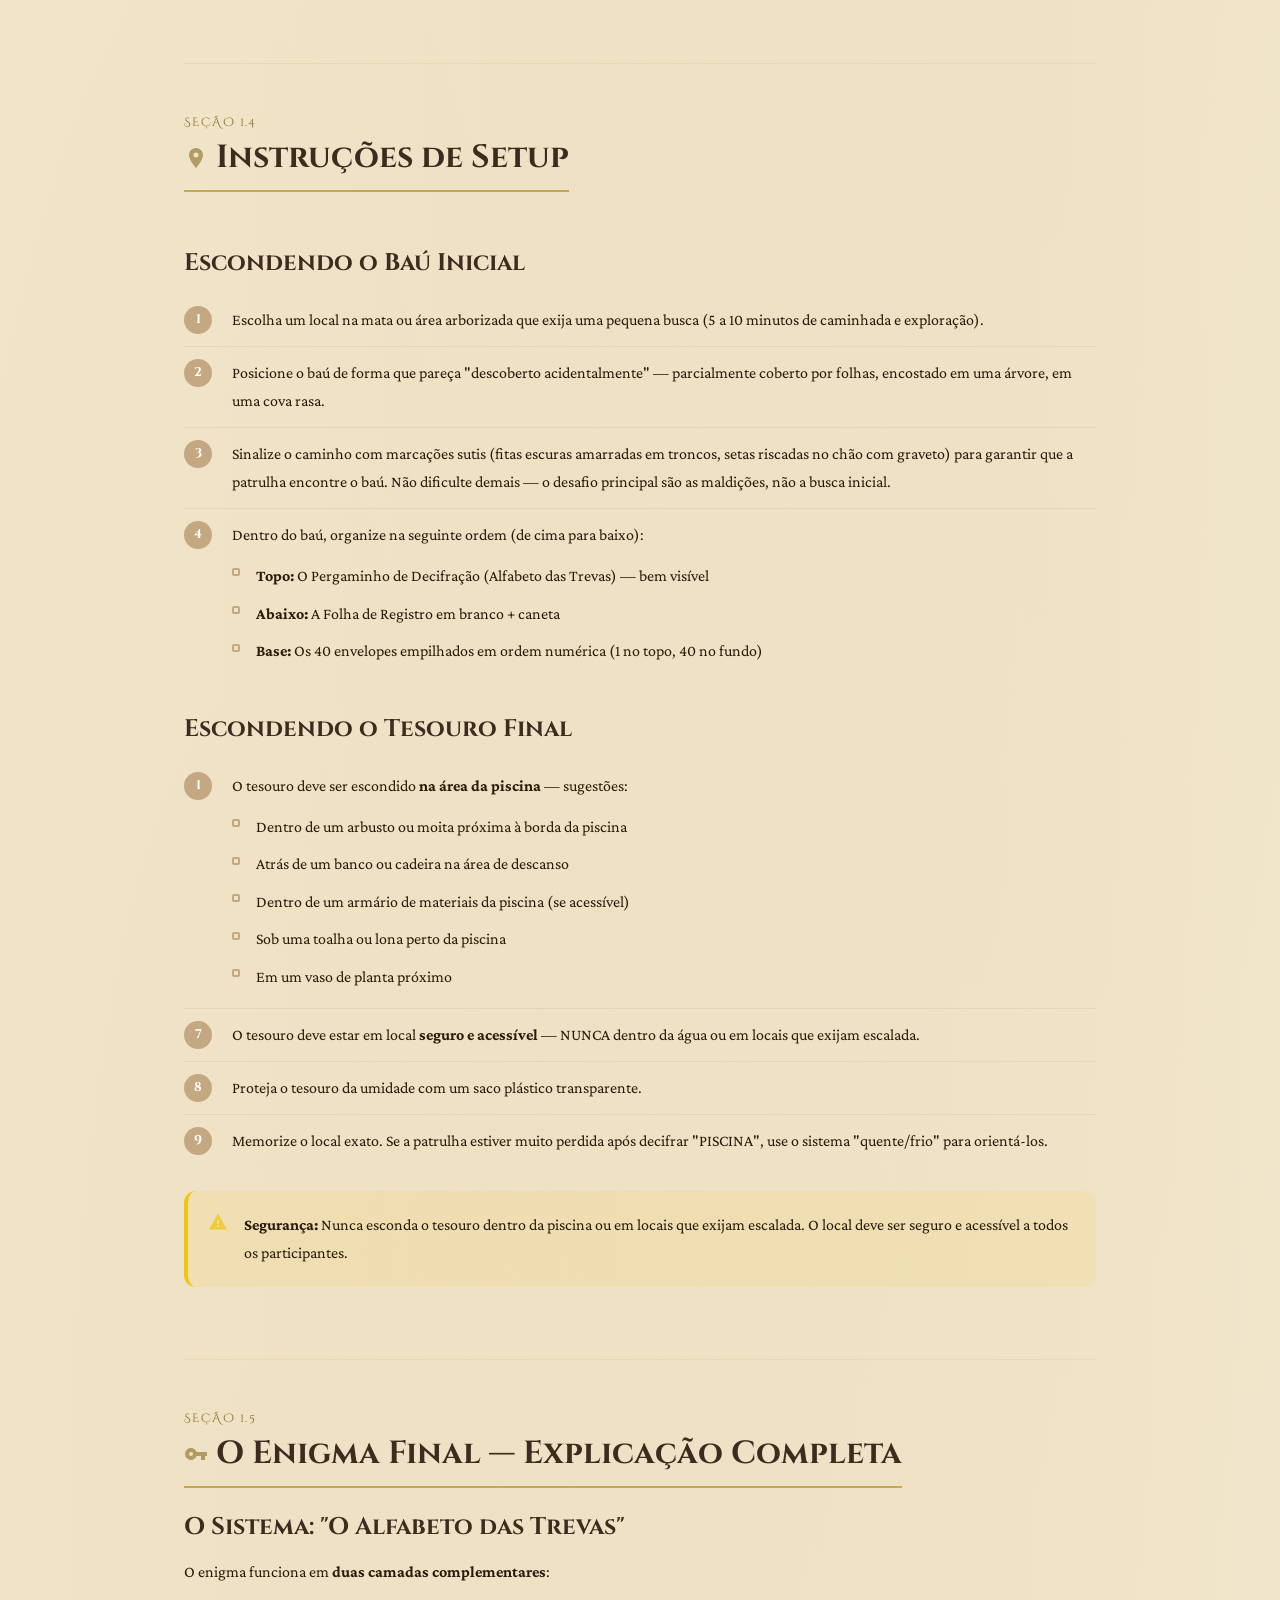
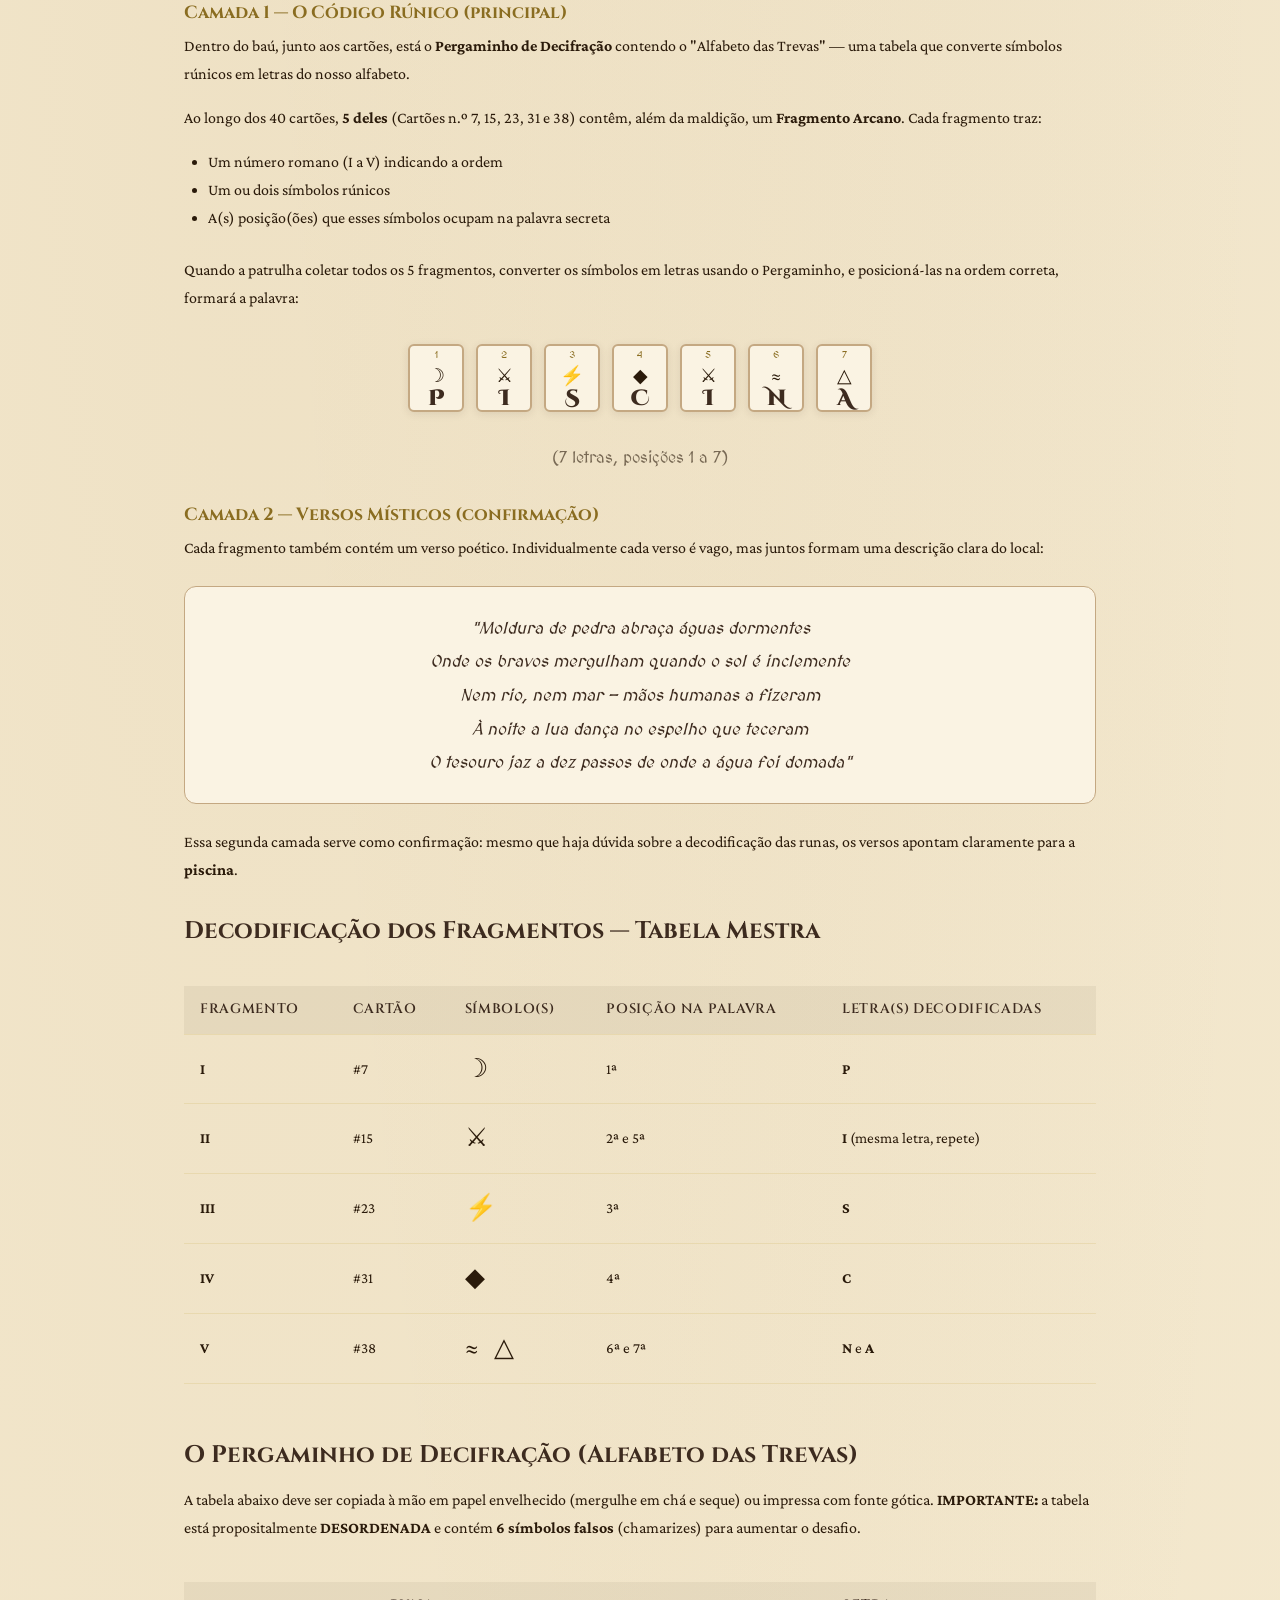
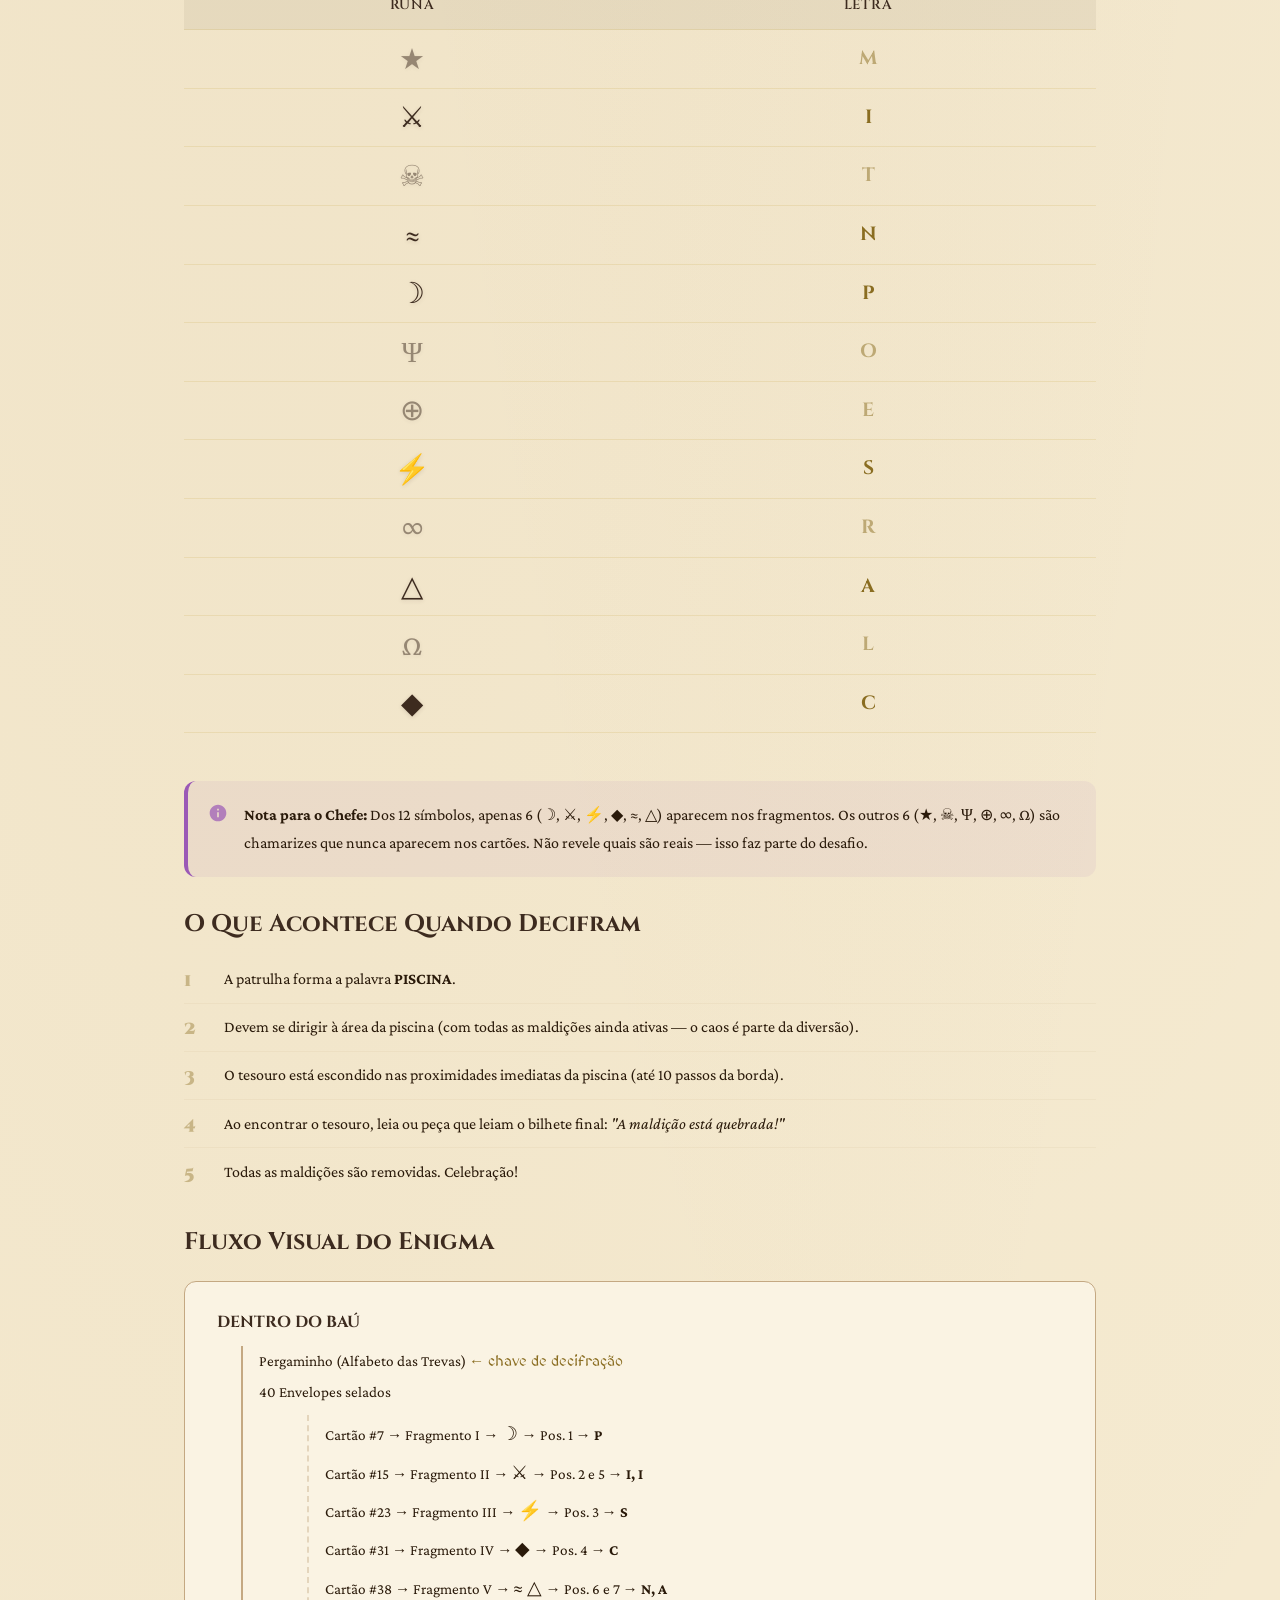
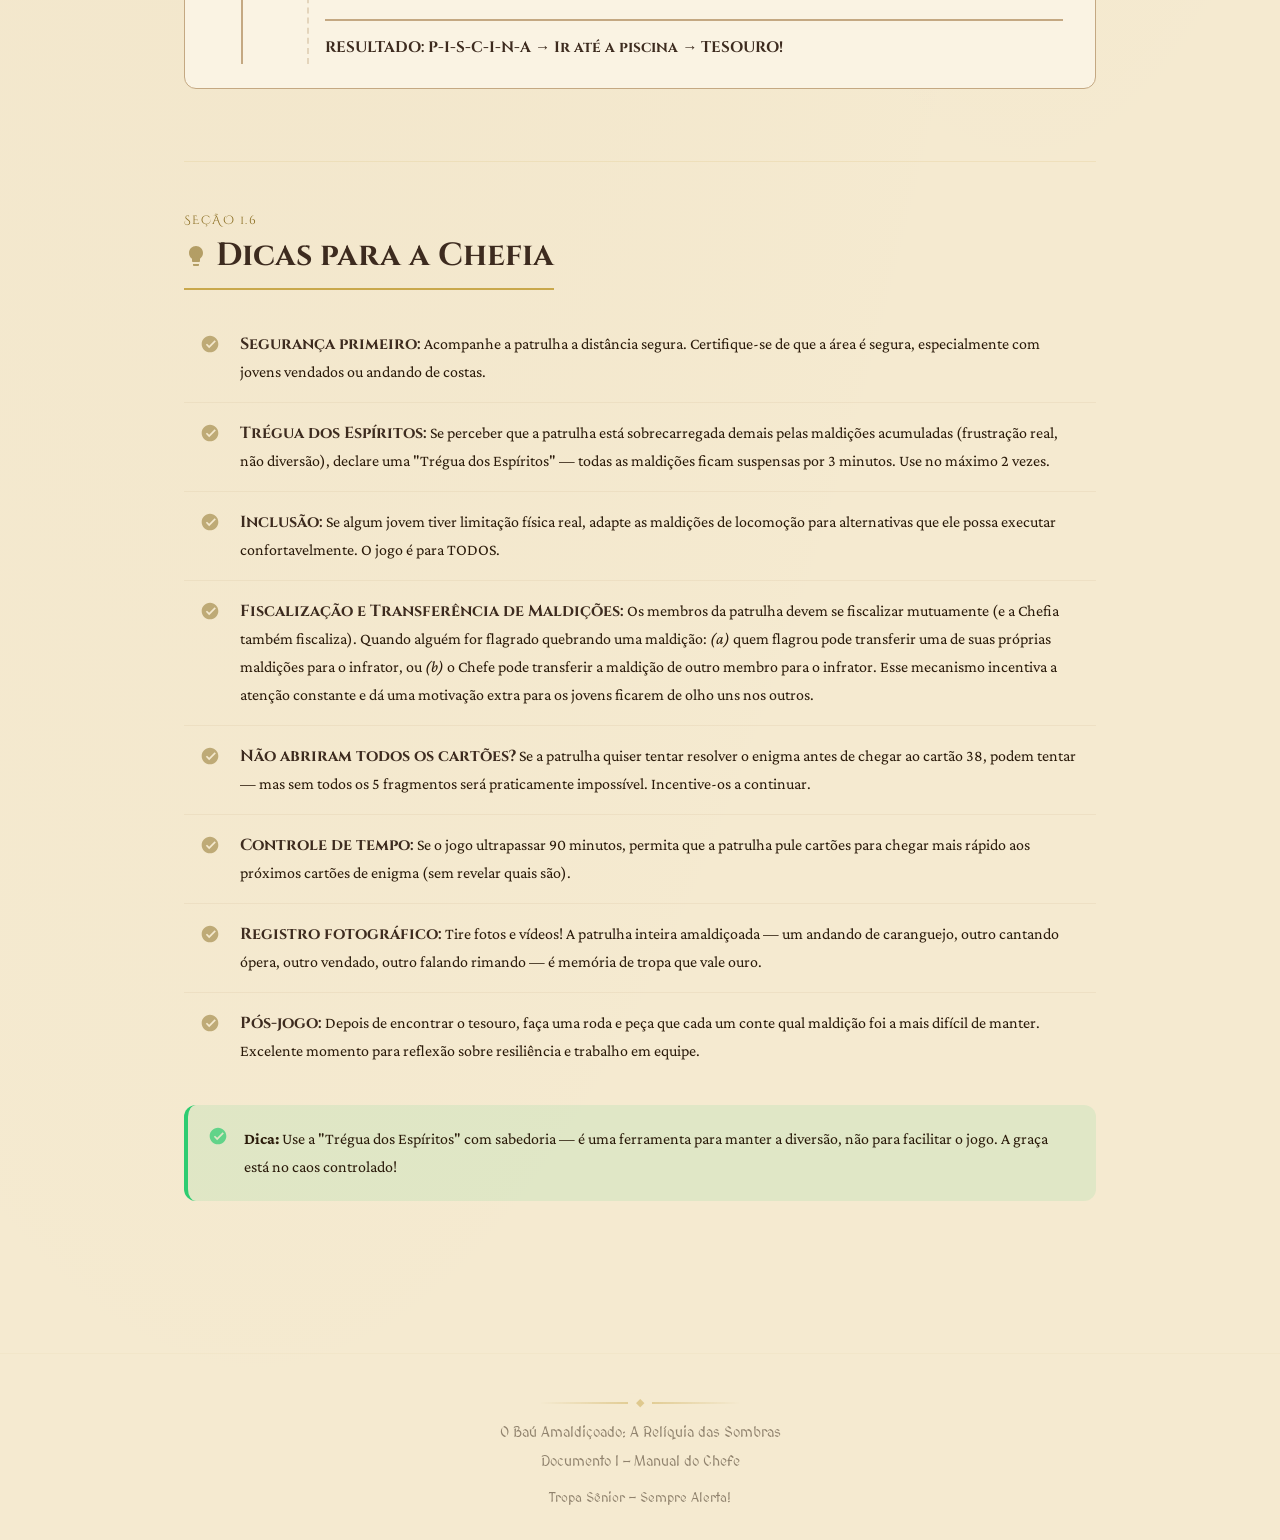
<file: manual-do-chefe.html>
<!DOCTYPE html>
<html lang="pt-BR">
<head>
  <meta charset="UTF-8">
  <meta name="viewport" content="width=device-width, initial-scale=1.0">
  <title>Manual do Chefe — O Baú Amaldiçoado</title>
  <link rel="stylesheet" href="css/common.css">
  <style>
    /* Page-specific styles */
    .hero-icon {
      display: flex;
      align-items: center;
      justify-content: center;
      margin-bottom: 1rem;
    }
    .hero-icon svg {
      width: 72px;
      height: 72px;
      opacity: .25;
      animation: flicker 5s ease-in-out infinite;
    }
    .section-icon {
      display: inline-flex;
      align-items: center;
      gap: .5rem;
      vertical-align: middle;
    }
    .section-icon svg {
      width: 24px;
      height: 24px;
      fill: var(--gold-dark);
      opacity: .6;
      flex-shrink: 0;
    }
    .section-number {
      font-family: var(--font-display);
      font-size: .75rem;
      letter-spacing: .12em;
      text-transform: uppercase;
      color: var(--gold-dark);
      display: block;
      margin-bottom: .25rem;
    }

    /* Lore instruction */
    .lore-instruction {
      font-family: var(--font-body);
      font-style: italic;
      color: var(--parch-dark);
      opacity: .7;
      margin-bottom: 1rem;
      font-size: .95rem;
    }

    /* Lore title inside block */
    .lore-title {
      font-family: var(--font-heading);
      font-weight: 700;
      font-size: 1.15rem;
      margin-bottom: .75rem;
      color: var(--parch-dark);
    }
    .lore-block p { margin-bottom: .75rem; }
    .lore-block p:last-child { margin-bottom: 0; }
    .lore-warning {
      font-style: italic;
      margin-top: .5rem;
      padding-top: .75rem;
      border-top: 1px solid rgba(61,43,31,.1);
    }

    /* Checklist subsection */
    .checklist-section {
      margin-bottom: 2rem;
    }
    .checklist-section h4 {
      font-family: var(--font-heading);
      color: var(--parch-dark);
      margin-bottom: .75rem;
      padding-bottom: .4rem;
      border-bottom: 1px solid var(--parch-border);
      display: flex;
      align-items: center;
      gap: .5rem;
    }
    .checklist-section h4 svg {
      width: 18px;
      height: 18px;
      fill: var(--gold-dark);
      opacity: .6;
    }
    .checklist li strong { color: var(--parch-dark); }

    /* Setup steps */
    .setup-steps {
      counter-reset: setup;
      list-style: none;
      padding: 0;
    }
    .setup-steps li {
      counter-increment: setup;
      position: relative;
      padding: .75rem 0 .75rem 3rem;
      border-bottom: 1px solid rgba(196,168,130,.2);
    }
    .setup-steps li::before {
      content: counter(setup);
      position: absolute;
      left: 0;
      top: .75rem;
      width: 28px;
      height: 28px;
      background: var(--parch-border);
      color: white;
      border-radius: 50%;
      font-family: var(--font-heading);
      font-size: .8rem;
      font-weight: 700;
      display: flex;
      align-items: center;
      justify-content: center;
    }
    .setup-steps li:last-child { border-bottom: none; }

    /* Nested list inside setup steps */
    .setup-sub {
      list-style: none;
      padding: 0;
      margin-top: .5rem;
    }
    .setup-sub li {
      padding: .3rem 0 .3rem 1.5rem;
      border-bottom: none;
      position: relative;
    }
    .setup-sub li::before {
      content: '';
      position: absolute;
      left: 0;
      top: .7rem;
      width: 8px;
      height: 8px;
      background: none;
      border: 2px solid var(--parch-border);
      border-radius: 2px;
      font-size: 0;
      color: transparent;
    }

    /* Rune table */
    .rune-table .rune-cell {
      font-size: 1.8rem;
      line-height: 1;
      text-align: center;
      color: var(--parch-dark);
      text-shadow: 0 1px 4px rgba(61,43,31,.15);
    }
    .rune-table .letter-cell {
      font-family: var(--font-heading);
      font-size: 1.2rem;
      font-weight: 700;
      text-align: center;
      color: var(--gold-dark);
    }
    .rune-table td, .rune-table th {
      text-align: center;
    }
    .rune-table tr.decoy td {
      opacity: .5;
    }

    /* Result display */
    .result-display {
      display: flex;
      justify-content: center;
      gap: .75rem;
      margin: 2rem 0;
      flex-wrap: wrap;
    }
    .result-letter {
      width: 56px;
      height: 68px;
      display: flex;
      flex-direction: column;
      align-items: center;
      justify-content: center;
      background: var(--parch-card);
      border: 2px solid var(--parch-border);
      border-radius: var(--radius-sm);
      box-shadow: 0 2px 8px rgba(61,43,31,.1);
    }
    .result-letter .r-pos {
      font-family: var(--font-accent);
      font-size: .65rem;
      color: var(--gold-dark);
      margin-bottom: 2px;
    }
    .result-letter .r-rune {
      font-size: 1.2rem;
      line-height: 1;
      margin-bottom: 2px;
    }
    .result-letter .r-char {
      font-family: var(--font-display);
      font-size: 1.4rem;
      font-weight: 900;
      color: var(--parch-dark);
      line-height: 1;
    }

    /* Flow diagram */
    .flow-box {
      background: var(--parch-card);
      border: 1px solid var(--parch-border);
      border-radius: var(--radius-md);
      padding: 1.5rem 2rem;
      margin: 1.5rem 0;
      font-family: var(--font-body);
      font-size: .95rem;
      line-height: 2;
    }
    .flow-box .flow-title {
      font-family: var(--font-heading);
      font-weight: 700;
      color: var(--parch-dark);
      margin-bottom: .5rem;
      font-size: 1rem;
    }
    .flow-box code {
      font-family: var(--font-accent);
      color: var(--gold-dark);
      font-size: .95rem;
    }
    .flow-indent {
      margin-left: 1.5rem;
      border-left: 2px solid var(--parch-border);
      padding-left: 1rem;
    }
    .flow-indent-2 {
      margin-left: 3rem;
      border-left: 2px dashed rgba(196,168,130,.4);
      padding-left: 1rem;
    }

    /* Tips list */
    .tips-list {
      list-style: none;
      padding: 0;
    }
    .tips-list li {
      padding: 1rem 1rem 1rem 3.5rem;
      position: relative;
      border-bottom: 1px solid rgba(196,168,130,.15);
    }
    .tips-list li:last-child { border-bottom: none; }
    .tips-list li::before {
      content: '';
      position: absolute;
      left: 1rem;
      top: 1.25rem;
      width: 20px;
      height: 20px;
      background-image: url("data:image/svg+xml,%3Csvg xmlns='http://www.w3.org/2000/svg' viewBox='0 0 24 24' fill='%238a6d21'%3E%3Cpath d='M12 2C6.48 2 2 6.48 2 12s4.48 10 10 10 10-4.48 10-10S17.52 2 12 2zm-1 15l-4-4 1.41-1.41L11 14.17l6.59-6.59L19 9l-8 8z'/%3E%3C/svg%3E");
      background-size: contain;
      opacity: .5;
    }
    .tips-list li strong {
      font-family: var(--font-heading);
      font-weight: 700;
      color: var(--parch-dark);
    }

    /* Verses block */
    .verses-block {
      background: var(--parch-card);
      border: 1px solid var(--parch-border);
      border-radius: var(--radius-md);
      padding: 1.5rem 2rem;
      margin: 1.5rem 0;
      text-align: center;
    }
    .verses-block p {
      font-family: var(--font-accent);
      font-style: italic;
      font-size: 1.05rem;
      line-height: 2;
      color: var(--parch-dark);
      margin: 0;
    }

    /* What-happens ordered list */
    .what-happens {
      counter-reset: wh;
      list-style: none;
      padding: 0;
    }
    .what-happens li {
      counter-increment: wh;
      padding: .6rem 0 .6rem 2.5rem;
      position: relative;
      border-bottom: 1px solid rgba(196,168,130,.12);
    }
    .what-happens li::before {
      content: counter(wh);
      position: absolute;
      left: 0;
      top: .65rem;
      font-family: var(--font-display);
      font-size: 1.1rem;
      font-weight: 900;
      color: var(--gold-dark);
      opacity: .4;
    }
    .what-happens li:last-child { border-bottom: none; }

    /* Moon and stars decorations */
    .deco-moon {
      position: absolute;
      top: 1.5rem;
      right: 2rem;
      opacity: .06;
      pointer-events: none;
    }
    .deco-star {
      position: absolute;
      opacity: .06;
      pointer-events: none;
    }

    /* Fragment table special styling */
    .fragment-table .rune-cell {
      font-size: 1.6rem;
    }
    .fragment-table td {
      vertical-align: middle;
    }

    @media print {
      body { background: white !important; background-image: none !important; }
      .page-hero .display-title { font-size: 21pt !important; }
      .page-hero .subtitle { font-size: 13pt !important; }
      .section { break-inside: avoid; page-break-inside: avoid; }
      .section-title { font-size: 15pt !important; }
      .section-number { font-size: 9pt !important; }
      .section p, .section li { font-size: 12pt !important; line-height: 1.5 !important; }
      .lore-block { font-size: 11pt !important; line-height: 1.5 !important; }
      .lore-title { font-size: 13pt !important; }
      .lore-instruction { font-size: 11pt !important; }
      .styled-table { font-size: 10pt !important; }
      .styled-table th { font-size: 9pt !important; }
      .styled-table td { font-size: 10pt !important; }
      .checklist li { font-size: 11pt !important; line-height: 1.5 !important; padding: .4rem 0 .4rem 2rem; }
      .checklist li strong { font-size: 11pt !important; }
      .setup-steps li { font-size: 11pt !important; line-height: 1.5 !important; }
      .result-display { gap: .4rem; }
      .result-letter { width: 44px; height: 54px; border-color: #888 !important; background: #f5f5f5 !important; }
      .result-letter .r-char { font-size: 1rem; color: #222 !important; }
      .result-letter .r-rune { color: #555 !important; font-size: 1rem; }
      .rune-table .rune-cell { font-size: 1.4rem !important; }
      .rune-table .letter-cell { font-size: 1rem !important; }
      .deco-moon, .deco-star { display: none !important; }
      .checklist li::before { border-color: #666 !important; }
      .info-box { font-size: 11pt !important; line-height: 1.5 !important; }
    }

    @media (max-width: 600px) {
      .result-letter { width: 44px; height: 56px; }
      .result-letter .r-char { font-size: 1.1rem; }
      .result-letter .r-rune { font-size: 1rem; }
      .rune-table .rune-cell { font-size: 1.4rem; }
      .flow-box { padding: 1rem; }
      .flow-indent { margin-left: .75rem; }
      .flow-indent-2 { margin-left: 1.5rem; }
    }
  </style>
</head>
<body class="theme-parchment">

<!-- Navigation -->
<nav class="top-nav flex-between no-print" aria-label="Navegação principal">
  <a href="index.html" class="nav-brand">O Baú Amaldiçoado</a>
  <ul class="nav-links">
    <li><a href="index.html">Início</a></li>
    <li><a href="manual-do-chefe.html" aria-current="page" style="opacity:1; color:var(--gold-dark);">Manual do Chefe</a></li>
    <li><a href="manual-da-patrulha.html">Manual da Patrulha</a></li>
    <li><a href="livro-das-maldicoes.html">Livro das Maldições</a></li>
    <li><a href="modelos-impressao.html">Impressão</a></li>
  </ul>
</nav>

<!-- Hero -->
<header class="page-hero" style="position:relative;">
  <!-- Decorative moon -->
  <svg class="deco-moon" width="120" height="120" viewBox="0 0 100 100" fill="var(--parch-dark)">
    <path d="M50 5C30 5 15 22 15 45c0 25 17 42 35 50 4-2 8-5 11-9-20-5-33-22-33-41 0-22 15-38 33-40C58 6 54 5 50 5z"/>
  </svg>
  <!-- Decorative stars -->
  <svg class="deco-star" style="top:2rem;left:3rem;" width="24" height="24" viewBox="0 0 24 24" fill="var(--parch-dark)">
    <polygon points="12,2 15,9 22,9 16,14 18,21 12,17 6,21 8,14 2,9 9,9"/>
  </svg>
  <svg class="deco-star" style="bottom:2rem;right:4rem;" width="18" height="18" viewBox="0 0 24 24" fill="var(--parch-dark)">
    <polygon points="12,2 15,9 22,9 16,14 18,21 12,17 6,21 8,14 2,9 9,9"/>
  </svg>

  <div class="hero-icon">
    <!-- Book/scroll icon -->
    <svg viewBox="0 0 80 80" fill="var(--parch-dark)" xmlns="http://www.w3.org/2000/svg">
      <path d="M16 10h32c2.2 0 4 1.8 4 4v44c0 2.2-1.8 4-4 4H16c-2.2 0-4-1.8-4-4V14c0-2.2 1.8-4 4-4zm2 6v40h28V16H18zm4 6h20v2H22v-2zm0 6h20v2H22v-2zm0 6h14v2H22v-2z"/>
      <path d="M52 14h8c2.2 0 4 1.8 4 4v48c0 2.2-1.8 4-4 4H24c-2.2 0-4-1.8-4-4v-4h28c2.2 0 4-1.8 4-4V14z" opacity=".3"/>
    </svg>
  </div>

  <h1 class="display-title">Manual do Chefe</h1>
  <p class="subtitle">Documento I — Guia de Preparação</p>
  <span class="ornament"></span>
  <p style="font-style:italic; opacity:.5; max-width:500px; margin:0 auto;">O Baú Amaldiçoado: A Relíquia das Sombras</p>
</header>

<main class="container">

  <!-- ============ 1.1 FICHA TÉCNICA ============ -->
  <section class="section" id="ficha-tecnica">
    <span class="section-number">Seção 1.1</span>
    <h2 class="section-title">
      <span class="section-icon">
        <svg viewBox="0 0 24 24"><path d="M14 2H6c-1.1 0-2 .9-2 2v16c0 1.1.9 2 2 2h12c1.1 0 2-.9 2-2V8l-6-6zm-1 2l5 5h-5V4zM6 20V4h5v7h7v9H6z"/><path d="M8 14h8v1.5H8zm0 3h5v1.5H8z"/></svg>
        Ficha Técnica
      </span>
    </h2>

    <table class="styled-table">
      <tbody>
        <tr>
          <th style="width:35%;">Nome do Jogo</th>
          <td>O Baú Amaldiçoado: A Relíquia das Sombras</td>
        </tr>
        <tr>
          <th>Tipo</th>
          <td>Caça ao Tesouro + Escape Room ao Ar Livre + Dinâmica de Grupo</td>
        </tr>
        <tr>
          <th>Público-alvo</th>
          <td>Tropa Sênior (15–17 anos)</td>
        </tr>
        <tr>
          <th>Jogadores</th>
          <td>4 a 8 por patrulha (ideal: 6)</td>
        </tr>
        <tr>
          <th>Duração Estimada</th>
          <td>60 a 90 minutos</td>
        </tr>
        <tr>
          <th>Local</th>
          <td>Área de mata/campo com acesso a piscina</td>
        </tr>
        <tr>
          <th>Dificuldade</th>
          <td>Alta (acúmulo de restrições testa resiliência e cooperação)</td>
        </tr>
      </tbody>
    </table>
  </section>

  <!-- ============ 1.2 FUNDO DE CENA (LORE) ============ -->
  <section class="section" id="fundo-de-cena">
    <span class="section-number">Seção 1.2</span>
    <h2 class="section-title">
      <span class="section-icon">
        <svg viewBox="0 0 24 24"><path d="M12 3L1 9l11 6 9-4.91V17h2V9L12 3zm0 13.2L4.47 12 12 7.8 19.53 12 12 16.2zM5 13.2v4l7 3.8 7-3.8v-4L12 17l-7-3.8z"/></svg>
        Fundo de Cena (Lore)
      </span>
    </h2>

    <p class="lore-instruction">Leia este texto em voz grave e solene para a tropa antes de iniciar o jogo. Ambiente: se possível, escureça o local, use uma lanterna sob o rosto ou acenda uma fogueira baixa.</p>

    <div class="lore-block">
      <p class="lore-title">A Lenda do Baú Amaldiçoado</p>

      <p>Conta-se que, há muitos anos, um antigo Chefe Escoteiro conhecido apenas como <strong>Mestre Coruja</strong> foi o maior desbravador que estas terras já conheceram. Ele mapeou cada trilha, nomeou cada árvore e conhecia os segredos de cada pedra deste campo.</p>

      <p>Antes de partir em sua última grande aventura — da qual nunca retornou — Mestre Coruja escondeu seu maior tesouro em algum lugar desta sede. Para protegê-lo, ele o selou com uma maldição antiga, aprendida dos povos que aqui viviam muito antes de nós.</p>

      <p>O tesouro foi lacrado e a chave para encontrá-lo foi dividida em fragmentos, escondidos dentro de um baú de madeira perdido na mata. Mas há um preço: cada segredo revelado carrega consigo uma maldição. Quanto mais perto do tesouro vocês chegarem, mais amaldiçoados ficarão.</p>

      <p>A maldição só se quebra quando o tesouro é encontrado.</p>

      <p>Mestre Coruja deixou um último aviso, entalhado na tampa do baú:</p>

      <p class="lore-warning"><em>"Sempre Alerta, pois os espíritos não perdoam os desatentos. Somente aqueles que suportarem as trevas serão dignos da luz."</em></p>

      <p>O baú foi avistado na mata. Vocês terão coragem de abri-lo?</p>
    </div>
  </section>

  <!-- ============ 1.3 CHECKLIST DE MATERIAL ============ -->
  <section class="section" id="checklist-material">
    <span class="section-number">Seção 1.3</span>
    <h2 class="section-title">
      <span class="section-icon">
        <svg viewBox="0 0 24 24"><path d="M19 3H5c-1.1 0-2 .9-2 2v14c0 1.1.9 2 2 2h14c1.1 0 2-.9 2-2V5c0-1.1-.9-2-2-2zm0 16H5V5h14v14zM17.99 9l-1.41-1.42-6.59 6.59-2.58-2.57-1.42 1.41 4 3.99z"/></svg>
        Checklist de Material
      </span>
    </h2>

    <!-- Materiais Essenciais -->
    <div class="checklist-section">
      <h4>
        <svg viewBox="0 0 24 24"><path d="M12 2L4 5v6.09c0 5.05 3.41 9.76 8 10.91 4.59-1.15 8-5.86 8-10.91V5l-8-3zm-1 15l-4-4 1.41-1.42L11 14.17l6.59-6.59L19 9l-8 8z"/></svg>
        Materiais Essenciais
      </h4>
      <ul class="checklist">
        <li><strong>1 Caixote ou Baú de madeira</strong> — pode ser uma caixa de papelão reforçada decorada para parecer antiga (manchas de chá, bordas levemente queimadas, inscrições feitas com pincel atômico)</li>
        <li><strong>40 Envelopes</strong> pardos ou em papel kraft — selados (cola ou fita adesiva) e numerados de 1 a 40 por fora, em letra grande e visível</li>
        <li><strong>40 Cartões impressos</strong> (conteúdo no Documento 3) — um dentro de cada envelope</li>
        <li><strong>1 Pergaminho de Decifração</strong> — o "Alfabeto das Trevas" (modelo na seção 1.5) — deve estar SOLTO dentro do baú, visível ao abri-lo, por cima dos envelopes</li>
        <li><strong>1 Folha de Registro</strong> dos Fragmentos em branco (modelo no Documento 4)</li>
        <li><strong>4 a 6 vendas ou lenços escuros</strong> (para maldições sensoriais)</li>
        <li><strong>1 rolo de barbante ou fita de tecido</strong> (para maldições de "corrente" e "mãos acorrentadas")</li>
        <li><strong>1 caneta ou lápis</strong></li>
      </ul>
    </div>

    <!-- O Tesouro -->
    <div class="checklist-section">
      <h4>
        <svg viewBox="0 0 24 24"><path d="M5 4h14c.55 0 1 .45 1 1v3H4V5c0-.55.45-1 1-1zm-1 6h16v9c0 .55-.45 1-1 1H5c-.55 0-1-.45-1-1v-9zm6 2v2h4v-2h-4z"/></svg>
        O Tesouro
      </h4>
      <ul class="checklist">
        <li><strong>1 Caixa menor decorada</strong> (estilo baú do tesouro, ou embrulhada em papel envelhecido)</li>
        <li><strong>Tesouro sugerido:</strong> combinação de guloseimas, um "certificado de bravura" personalizado, insígnias, ou qualquer recompensa significativa para a tropa</li>
        <li><strong>Bilhete final</strong> dentro da caixa com o texto: <em>"A maldição está quebrada. Mestre Coruja sorri do além. Vocês provaram ser dignos. Sempre Alerta!"</em></li>
      </ul>
    </div>

    <!-- Opcionais -->
    <div class="checklist-section">
      <h4>
        <svg viewBox="0 0 24 24"><path d="M12 17.27L18.18 21l-1.64-7.03L22 9.24l-7.19-.61L12 2 9.19 8.63 2 9.24l5.46 4.73L5.82 21z"/></svg>
        Opcionais (Ambientação)
      </h4>
      <ul class="checklist">
        <li>Lanterna ou velas LED para a leitura da lore</li>
        <li>Trilha sonora de mistério/suspense (celular com caixa bluetooth)</li>
        <li>Capa ou chapéu para o Chefe narrador</li>
        <li>Pedras e galhos dispostos ao redor do baú como decoração</li>
      </ul>
    </div>
  </section>

  <!-- ============ 1.4 INSTRUÇÕES DE SETUP ============ -->
  <section class="section" id="instrucoes-setup">
    <span class="section-number">Seção 1.4</span>
    <h2 class="section-title">
      <span class="section-icon">
        <svg viewBox="0 0 24 24"><path d="M12 2C8.13 2 5 5.13 5 9c0 5.25 7 13 7 13s7-7.75 7-13c0-3.87-3.13-7-7-7zm0 9.5c-1.38 0-2.5-1.12-2.5-2.5S10.62 6.5 12 6.5s2.5 1.12 2.5 2.5S13.38 11.5 12 11.5z"/></svg>
        Instruções de Setup
      </span>
    </h2>

    <!-- Escondendo o Baú Inicial -->
    <h3 class="mb-md mt-lg" style="color:var(--parch-dark);">Escondendo o Baú Inicial</h3>

    <ol class="setup-steps">
      <li>Escolha um local na mata ou área arborizada que exija uma pequena busca (5 a 10 minutos de caminhada e exploração).</li>
      <li>Posicione o baú de forma que pareça "descoberto acidentalmente" — parcialmente coberto por folhas, encostado em uma árvore, em uma cova rasa.</li>
      <li>Sinalize o caminho com marcações sutis (fitas escuras amarradas em troncos, setas riscadas no chão com graveto) para garantir que a patrulha encontre o baú. Não dificulte demais — o desafio principal são as maldições, não a busca inicial.</li>
      <li>
        Dentro do baú, organize na seguinte ordem (de cima para baixo):
        <ul class="setup-sub">
          <li><strong>Topo:</strong> O Pergaminho de Decifração (Alfabeto das Trevas) — bem visível</li>
          <li><strong>Abaixo:</strong> A Folha de Registro em branco + caneta</li>
          <li><strong>Base:</strong> Os 40 envelopes empilhados em ordem numérica (1 no topo, 40 no fundo)</li>
        </ul>
      </li>
    </ol>

    <!-- Escondendo o Tesouro Final -->
    <h3 class="mb-md mt-lg" style="color:var(--parch-dark);">Escondendo o Tesouro Final</h3>

    <ol class="setup-steps">
      <li>
        O tesouro deve ser escondido <strong>na área da piscina</strong> — sugestões:
        <ul class="setup-sub">
          <li>Dentro de um arbusto ou moita próxima à borda da piscina</li>
          <li>Atrás de um banco ou cadeira na área de descanso</li>
          <li>Dentro de um armário de materiais da piscina (se acessível)</li>
          <li>Sob uma toalha ou lona perto da piscina</li>
          <li>Em um vaso de planta próximo</li>
        </ul>
      </li>
      <li>O tesouro deve estar em local <strong>seguro e acessível</strong> — NUNCA dentro da água ou em locais que exijam escalada.</li>
      <li>Proteja o tesouro da umidade com um saco plástico transparente.</li>
      <li>Memorize o local exato. Se a patrulha estiver muito perdida após decifrar "PISCINA", use o sistema "quente/frio" para orientá-los.</li>
    </ol>

    <div class="info-box warn">
      <svg class="box-icon" viewBox="0 0 24 24" fill="#f1c40f"><path d="M1 21h22L12 2 1 21zm12-3h-2v-2h2v2zm0-4h-2v-4h2v4z"/></svg>
      <strong>Segurança:</strong> Nunca esconda o tesouro dentro da piscina ou em locais que exijam escalada. O local deve ser seguro e acessível a todos os participantes.
    </div>
  </section>

  <!-- ============ 1.5 O ENIGMA FINAL ============ -->
  <section class="section" id="enigma-final">
    <span class="section-number">Seção 1.5</span>
    <h2 class="section-title">
      <span class="section-icon">
        <!-- Key icon -->
        <svg viewBox="0 0 24 24"><path d="M12.65 10a6 6 0 1 0 0 4H17v4h4v-4h2v-4H12.65zM7 14a2 2 0 1 1 0-4 2 2 0 0 1 0 4z"/></svg>
        O Enigma Final — Explicação Completa
      </span>
    </h2>

    <!-- O Sistema -->
    <h3 class="mb-md" style="color:var(--parch-dark);">O Sistema: "O Alfabeto das Trevas"</h3>
    <p class="mb-md">O enigma funciona em <strong>duas camadas complementares</strong>:</p>

    <!-- Camada 1 -->
    <h4 class="mb-sm" style="color:var(--gold-dark);">Camada 1 — O Código Rúnico (principal)</h4>
    <p class="mb-md">Dentro do baú, junto aos cartões, está o <strong>Pergaminho de Decifração</strong> contendo o "Alfabeto das Trevas" — uma tabela que converte símbolos rúnicos em letras do nosso alfabeto.</p>

    <p class="mb-md">Ao longo dos 40 cartões, <strong>5 deles</strong> (Cartões n.º 7, 15, 23, 31 e 38) contêm, além da maldição, um <strong>Fragmento Arcano</strong>. Cada fragmento traz:</p>

    <ul style="margin-bottom:1.5rem;">
      <li>Um número romano (I a V) indicando a ordem</li>
      <li>Um ou dois símbolos rúnicos</li>
      <li>A(s) posição(ões) que esses símbolos ocupam na palavra secreta</li>
    </ul>

    <p>Quando a patrulha coletar todos os 5 fragmentos, converter os símbolos em letras usando o Pergaminho, e posicioná-las na ordem correta, formará a palavra:</p>

    <!-- Result Display: P-I-S-C-I-N-A -->
    <div class="result-display">
      <div class="result-letter">
        <span class="r-pos">1</span>
        <span class="r-rune">☽</span>
        <span class="r-char">P</span>
      </div>
      <div class="result-letter">
        <span class="r-pos">2</span>
        <span class="r-rune">⚔</span>
        <span class="r-char">I</span>
      </div>
      <div class="result-letter">
        <span class="r-pos">3</span>
        <span class="r-rune">⚡</span>
        <span class="r-char">S</span>
      </div>
      <div class="result-letter">
        <span class="r-pos">4</span>
        <span class="r-rune">◆</span>
        <span class="r-char">C</span>
      </div>
      <div class="result-letter">
        <span class="r-pos">5</span>
        <span class="r-rune">⚔</span>
        <span class="r-char">I</span>
      </div>
      <div class="result-letter">
        <span class="r-pos">6</span>
        <span class="r-rune">≈</span>
        <span class="r-char">N</span>
      </div>
      <div class="result-letter">
        <span class="r-pos">7</span>
        <span class="r-rune">△</span>
        <span class="r-char">A</span>
      </div>
    </div>

    <p class="text-center mb-lg" style="font-family:var(--font-accent); opacity:.6;">(7 letras, posições 1 a 7)</p>

    <!-- Camada 2 -->
    <h4 class="mb-sm" style="color:var(--gold-dark);">Camada 2 — Versos Místicos (confirmação)</h4>
    <p class="mb-md">Cada fragmento também contém um verso poético. Individualmente cada verso é vago, mas juntos formam uma descrição clara do local:</p>

    <div class="verses-block">
      <p>"Moldura de pedra abraça águas dormentes</p>
      <p>Onde os bravos mergulham quando o sol é inclemente</p>
      <p>Nem rio, nem mar — mãos humanas a fizeram</p>
      <p>À noite a lua dança no espelho que teceram</p>
      <p>O tesouro jaz a dez passos de onde a água foi domada"</p>
    </div>

    <p class="mb-lg">Essa segunda camada serve como confirmação: mesmo que haja dúvida sobre a decodificação das runas, os versos apontam claramente para a <strong>piscina</strong>.</p>

    <!-- Decodificação dos Fragmentos — Tabela Mestra -->
    <h3 class="mb-md" style="color:var(--parch-dark);">Decodificação dos Fragmentos — Tabela Mestra</h3>

    <div style="overflow-x:auto;">
      <table class="styled-table fragment-table">
        <thead>
          <tr>
            <th>Fragmento</th>
            <th>Cartão</th>
            <th>Símbolo(s)</th>
            <th>Posição na Palavra</th>
            <th>Letra(s) Decodificadas</th>
          </tr>
        </thead>
        <tbody>
          <tr>
            <td><strong>I</strong></td>
            <td>#7</td>
            <td class="rune-cell">☽</td>
            <td>1ª</td>
            <td><strong>P</strong></td>
          </tr>
          <tr>
            <td><strong>II</strong></td>
            <td>#15</td>
            <td class="rune-cell">⚔</td>
            <td>2ª e 5ª</td>
            <td><strong>I</strong> (mesma letra, repete)</td>
          </tr>
          <tr>
            <td><strong>III</strong></td>
            <td>#23</td>
            <td class="rune-cell">⚡</td>
            <td>3ª</td>
            <td><strong>S</strong></td>
          </tr>
          <tr>
            <td><strong>IV</strong></td>
            <td>#31</td>
            <td class="rune-cell">◆</td>
            <td>4ª</td>
            <td><strong>C</strong></td>
          </tr>
          <tr>
            <td><strong>V</strong></td>
            <td>#38</td>
            <td class="rune-cell">≈ &nbsp; △</td>
            <td>6ª e 7ª</td>
            <td><strong>N</strong> e <strong>A</strong></td>
          </tr>
        </tbody>
      </table>
    </div>

    <!-- O Pergaminho de Decifração -->
    <h3 class="mb-md mt-lg" style="color:var(--parch-dark);">O Pergaminho de Decifração (Alfabeto das Trevas)</h3>

    <p class="mb-md">A tabela abaixo deve ser copiada à mão em papel envelhecido (mergulhe em chá e seque) ou impressa com fonte gótica. <strong>IMPORTANTE:</strong> a tabela está propositalmente <strong>DESORDENADA</strong> e contém <strong>6 símbolos falsos</strong> (chamarizes) para aumentar o desafio.</p>

    <div style="overflow-x:auto;">
      <table class="styled-table rune-table">
        <thead>
          <tr>
            <th style="width:50%;">Runa</th>
            <th style="width:50%;">Letra</th>
          </tr>
        </thead>
        <tbody>
          <tr class="decoy">
            <td class="rune-cell">★</td>
            <td class="letter-cell">M</td>
          </tr>
          <tr>
            <td class="rune-cell">⚔</td>
            <td class="letter-cell">I</td>
          </tr>
          <tr class="decoy">
            <td class="rune-cell">☠</td>
            <td class="letter-cell">T</td>
          </tr>
          <tr>
            <td class="rune-cell">≈</td>
            <td class="letter-cell">N</td>
          </tr>
          <tr>
            <td class="rune-cell">☽</td>
            <td class="letter-cell">P</td>
          </tr>
          <tr class="decoy">
            <td class="rune-cell">Ψ</td>
            <td class="letter-cell">O</td>
          </tr>
          <tr class="decoy">
            <td class="rune-cell">⊕</td>
            <td class="letter-cell">E</td>
          </tr>
          <tr>
            <td class="rune-cell">⚡</td>
            <td class="letter-cell">S</td>
          </tr>
          <tr class="decoy">
            <td class="rune-cell">∞</td>
            <td class="letter-cell">R</td>
          </tr>
          <tr>
            <td class="rune-cell">△</td>
            <td class="letter-cell">A</td>
          </tr>
          <tr class="decoy">
            <td class="rune-cell">Ω</td>
            <td class="letter-cell">L</td>
          </tr>
          <tr>
            <td class="rune-cell">◆</td>
            <td class="letter-cell">C</td>
          </tr>
        </tbody>
      </table>
    </div>

    <div class="info-box note">
      <svg class="box-icon" viewBox="0 0 24 24" fill="#9b59b6"><path d="M12 2C6.48 2 2 6.48 2 12s4.48 10 10 10 10-4.48 10-10S17.52 2 12 2zm1 15h-2v-6h2v6zm0-8h-2V7h2v2z"/></svg>
      <strong>Nota para o Chefe:</strong> Dos 12 símbolos, apenas 6 (☽, ⚔, ⚡, ◆, ≈, △) aparecem nos fragmentos. Os outros 6 (★, ☠, Ψ, ⊕, ∞, Ω) são chamarizes que nunca aparecem nos cartões. Não revele quais são reais — isso faz parte do desafio.
    </div>

    <!-- O Que Acontece Quando Decifram -->
    <h3 class="mb-md mt-lg" style="color:var(--parch-dark);">O Que Acontece Quando Decifram</h3>

    <ol class="what-happens">
      <li>A patrulha forma a palavra <strong>PISCINA</strong>.</li>
      <li>Devem se dirigir à área da piscina (com todas as maldições ainda ativas — o caos é parte da diversão).</li>
      <li>O tesouro está escondido nas proximidades imediatas da piscina (até 10 passos da borda).</li>
      <li>Ao encontrar o tesouro, leia ou peça que leiam o bilhete final: <em>"A maldição está quebrada!"</em></li>
      <li>Todas as maldições são removidas. Celebração!</li>
    </ol>

    <!-- Fluxo Visual do Enigma -->
    <h3 class="mb-md mt-lg" style="color:var(--parch-dark);">Fluxo Visual do Enigma</h3>

    <div class="flow-box">
      <div class="flow-title">DENTRO DO BAÚ</div>
      <div class="flow-indent">
        <div>Pergaminho (Alfabeto das Trevas) <code>← chave de decifração</code></div>
        <div>40 Envelopes selados</div>
        <div class="flow-indent-2" style="margin-top:.5rem;">
          <div>Cartão #7 &rarr; Fragmento I &rarr; <span style="font-size:1.2rem;">☽</span> &rarr; Pos. 1 &rarr; <strong>P</strong></div>
          <div>Cartão #15 &rarr; Fragmento II &rarr; <span style="font-size:1.2rem;">⚔</span> &rarr; Pos. 2 e 5 &rarr; <strong>I, I</strong></div>
          <div>Cartão #23 &rarr; Fragmento III &rarr; <span style="font-size:1.2rem;">⚡</span> &rarr; Pos. 3 &rarr; <strong>S</strong></div>
          <div>Cartão #31 &rarr; Fragmento IV &rarr; <span style="font-size:1.2rem;">◆</span> &rarr; Pos. 4 &rarr; <strong>C</strong></div>
          <div>Cartão #38 &rarr; Fragmento V &rarr; <span style="font-size:1.2rem;">≈ △</span> &rarr; Pos. 6 e 7 &rarr; <strong>N, A</strong></div>
          <div style="margin-top:.75rem; padding-top:.75rem; border-top:2px solid var(--parch-border); font-family:var(--font-heading); font-weight:700; color:var(--parch-dark);">
            RESULTADO: P-I-S-C-I-N-A &rarr; Ir até a piscina &rarr; TESOURO!
          </div>
        </div>
      </div>
    </div>
  </section>

  <!-- ============ 1.6 DICAS PARA A CHEFIA ============ -->
  <section class="section" id="dicas-chefia">
    <span class="section-number">Seção 1.6</span>
    <h2 class="section-title">
      <span class="section-icon">
        <svg viewBox="0 0 24 24"><path d="M9 21c0 .5.4 1 1 1h4c.6 0 1-.5 1-1v-1H9v1zm3-19C8.1 2 5 5.1 5 9c0 2.4 1.2 4.5 3 5.7V17c0 .5.4 1 1 1h6c.6 0 1-.5 1-1v-2.3c1.8-1.3 3-3.4 3-5.7 0-3.9-3.1-7-7-7z"/></svg>
        Dicas para a Chefia
      </span>
    </h2>

    <ul class="tips-list">
      <li>
        <strong>Segurança primeiro:</strong> Acompanhe a patrulha a distância segura. Certifique-se de que a área é segura, especialmente com jovens vendados ou andando de costas.
      </li>
      <li>
        <strong>Trégua dos Espíritos:</strong> Se perceber que a patrulha está sobrecarregada demais pelas maldições acumuladas (frustração real, não diversão), declare uma "Trégua dos Espíritos" — todas as maldições ficam suspensas por 3 minutos. Use no máximo 2 vezes.
      </li>
      <li>
        <strong>Inclusão:</strong> Se algum jovem tiver limitação física real, adapte as maldições de locomoção para alternativas que ele possa executar confortavelmente. O jogo é para TODOS.
      </li>
      <li>
        <strong>Fiscalização e Transferência de Maldições:</strong> Os membros da patrulha devem se fiscalizar mutuamente (e a Chefia também fiscaliza). Quando alguém for flagrado quebrando uma maldição: <em>(a)</em> quem flagrou pode transferir uma de suas próprias maldições para o infrator, ou <em>(b)</em> o Chefe pode transferir a maldição de outro membro para o infrator. Esse mecanismo incentiva a atenção constante e dá uma motivação extra para os jovens ficarem de olho uns nos outros.
      </li>
      <li>
        <strong>Não abriram todos os cartões?</strong> Se a patrulha quiser tentar resolver o enigma antes de chegar ao cartão 38, podem tentar — mas sem todos os 5 fragmentos será praticamente impossível. Incentive-os a continuar.
      </li>
      <li>
        <strong>Controle de tempo:</strong> Se o jogo ultrapassar 90 minutos, permita que a patrulha pule cartões para chegar mais rápido aos próximos cartões de enigma (sem revelar quais são).
      </li>
      <li>
        <strong>Registro fotográfico:</strong> Tire fotos e vídeos! A patrulha inteira amaldiçoada — um andando de caranguejo, outro cantando ópera, outro vendado, outro falando rimando — é memória de tropa que vale ouro.
      </li>
      <li>
        <strong>Pós-jogo:</strong> Depois de encontrar o tesouro, faça uma roda e peça que cada um conte qual maldição foi a mais difícil de manter. Excelente momento para reflexão sobre resiliência e trabalho em equipe.
      </li>
    </ul>

    <div class="info-box tip">
      <svg class="box-icon" viewBox="0 0 24 24" fill="#2ecc71"><path d="M12 2C6.48 2 2 6.48 2 12s4.48 10 10 10 10-4.48 10-10S17.52 2 12 2zm-1 15l-4-4 1.41-1.41L11 14.17l6.59-6.59L19 9l-8 8z"/></svg>
      <strong>Dica:</strong> Use a "Trégua dos Espíritos" com sabedoria — é uma ferramenta para manter a diversão, não para facilitar o jogo. A graça está no caos controlado!
    </div>
  </section>

</main>

<!-- Footer -->
<footer class="page-footer">
  <span class="ornament" style="margin-bottom:1rem;"></span>
  <p>O Baú Amaldiçoado: A Relíquia das Sombras</p>
  <p style="margin-top:.25rem;">Documento I — Manual do Chefe</p>
  <p style="margin-top:.75rem; font-size:.8rem;">Tropa Sênior — Sempre Alerta!</p>
</footer>

</body>
</html>
</file>
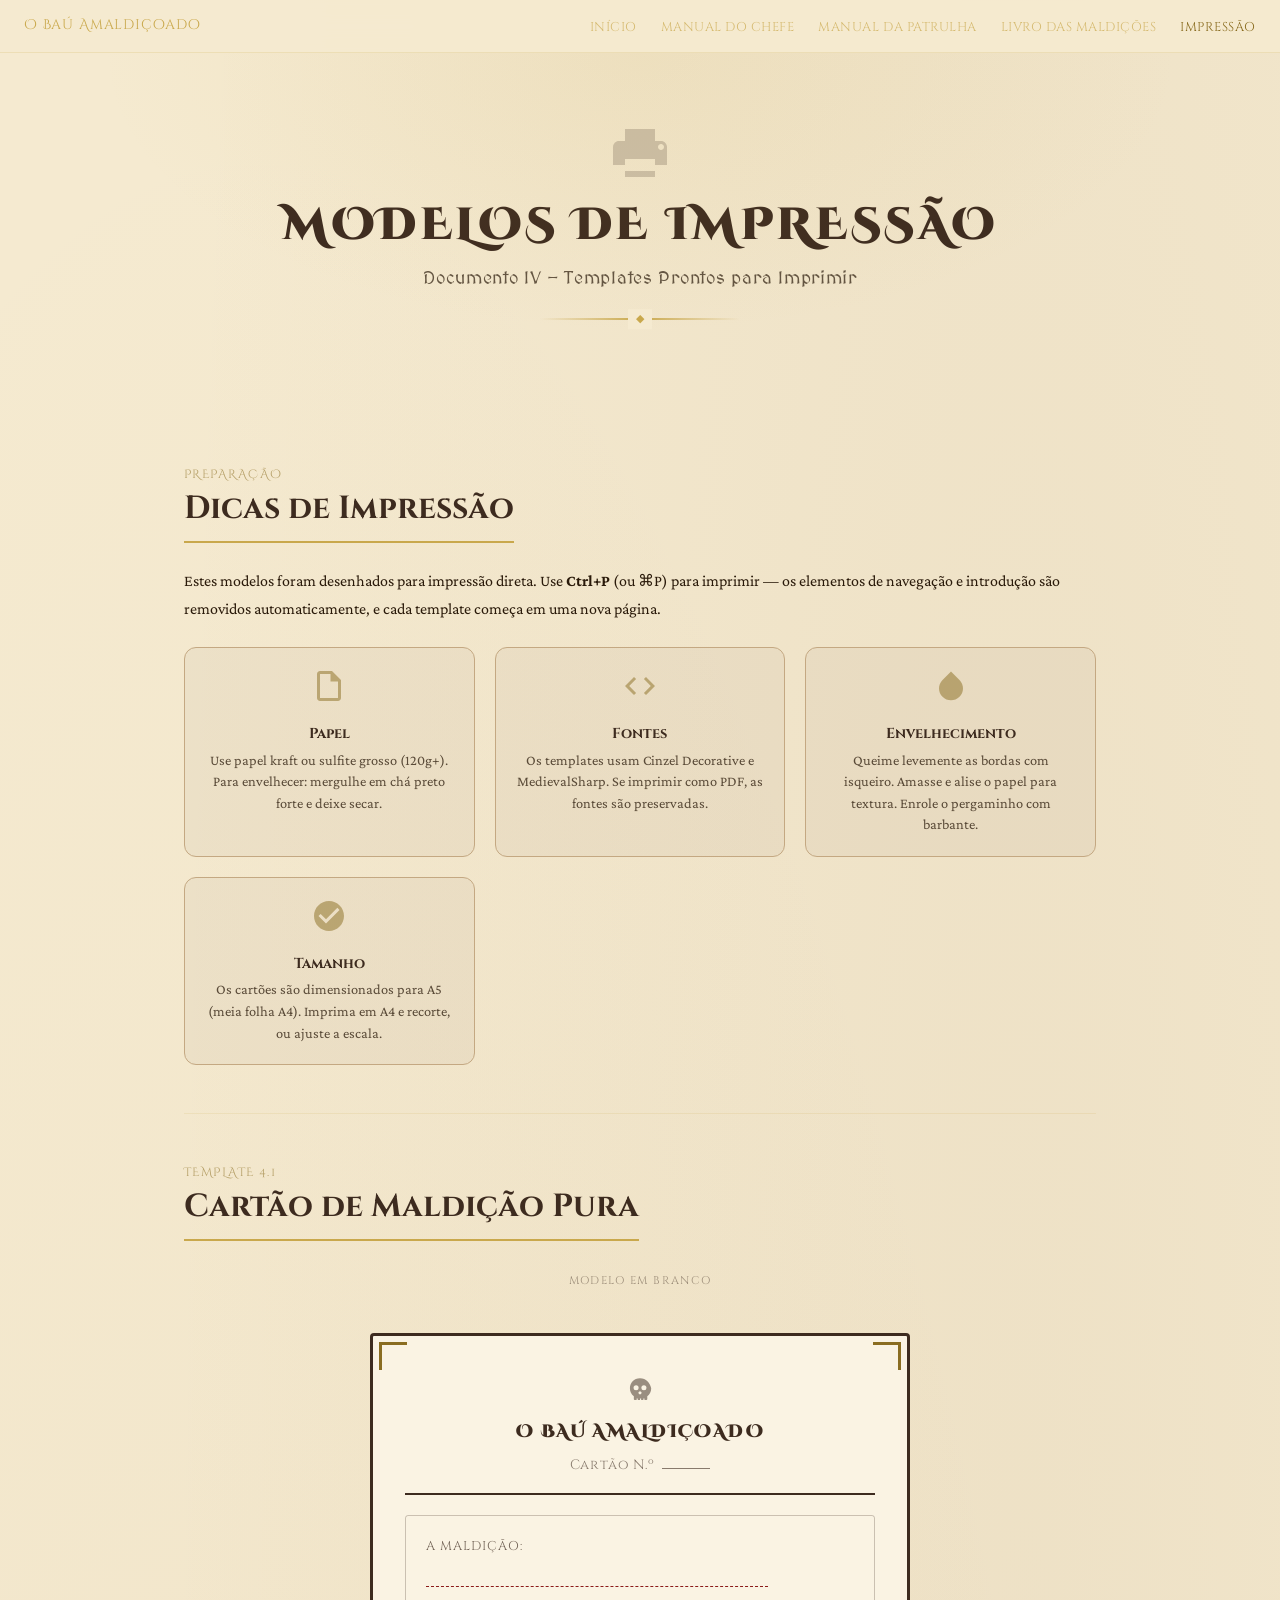
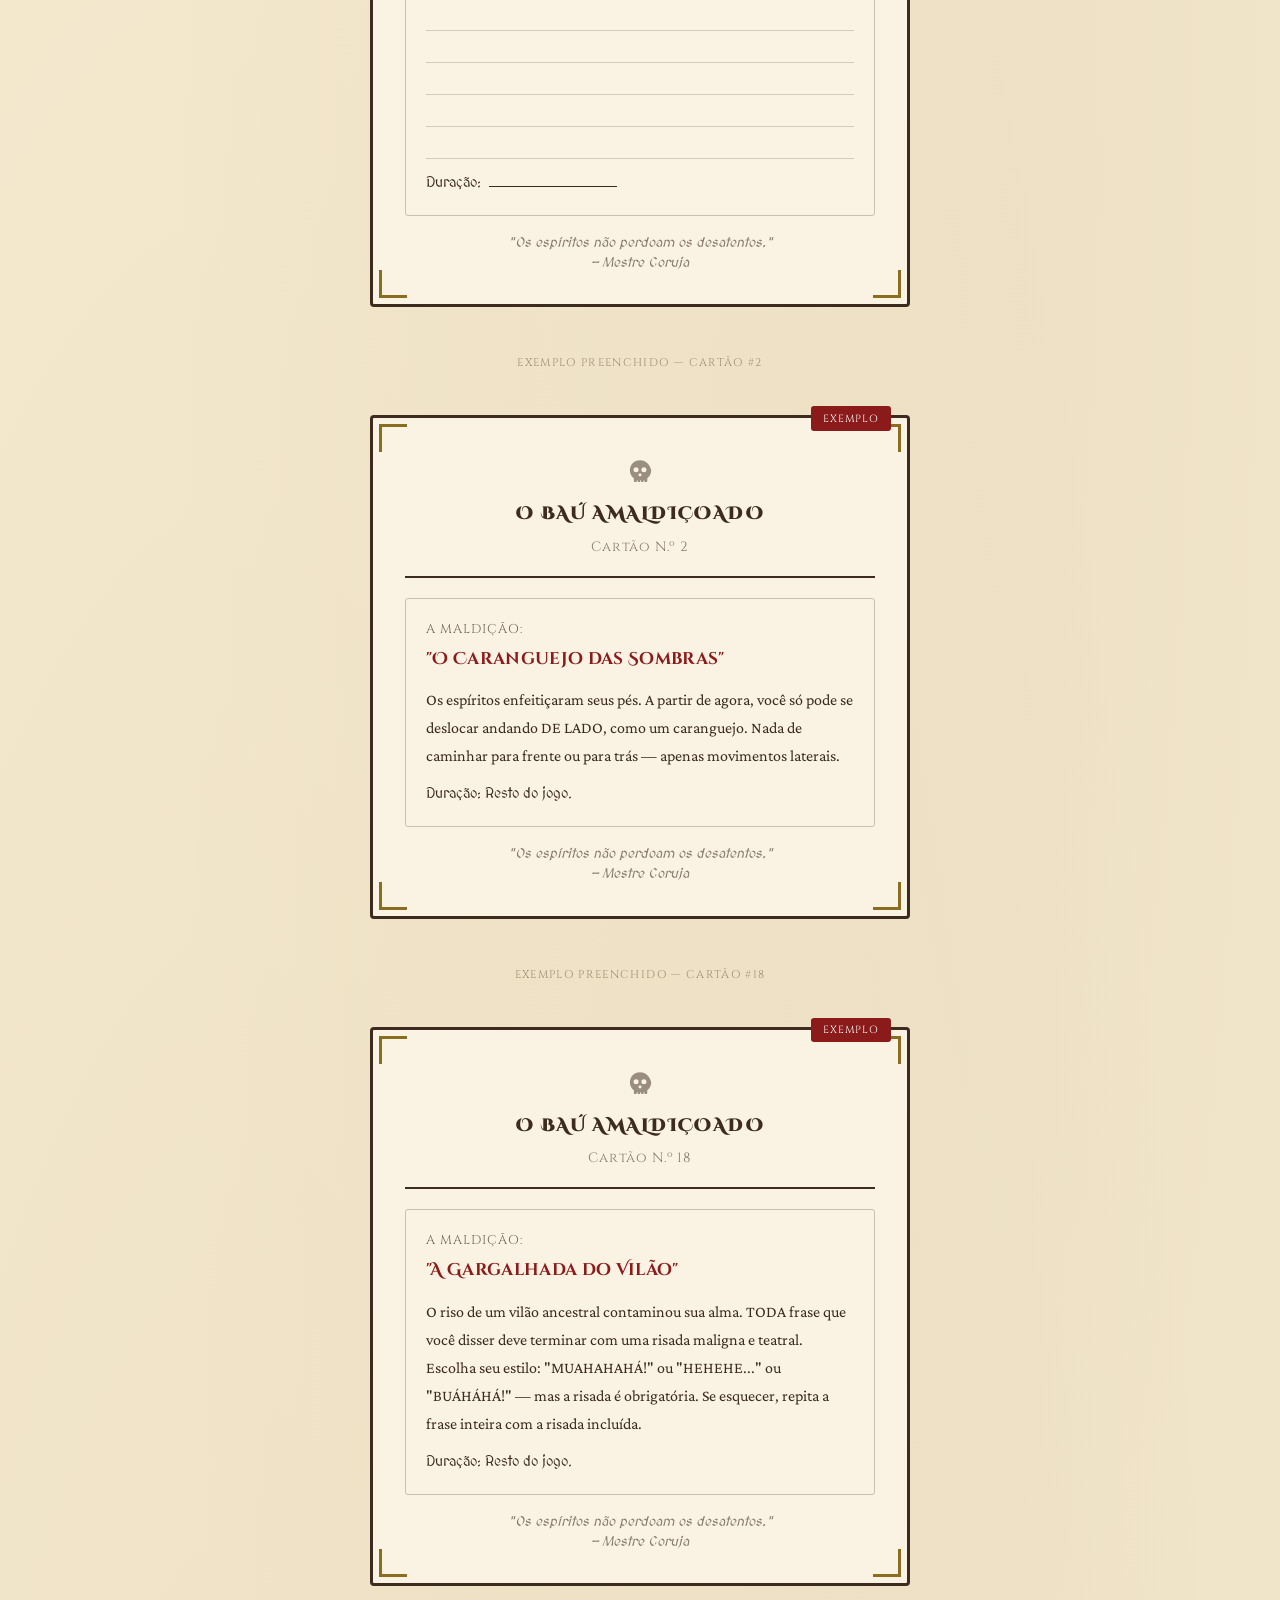
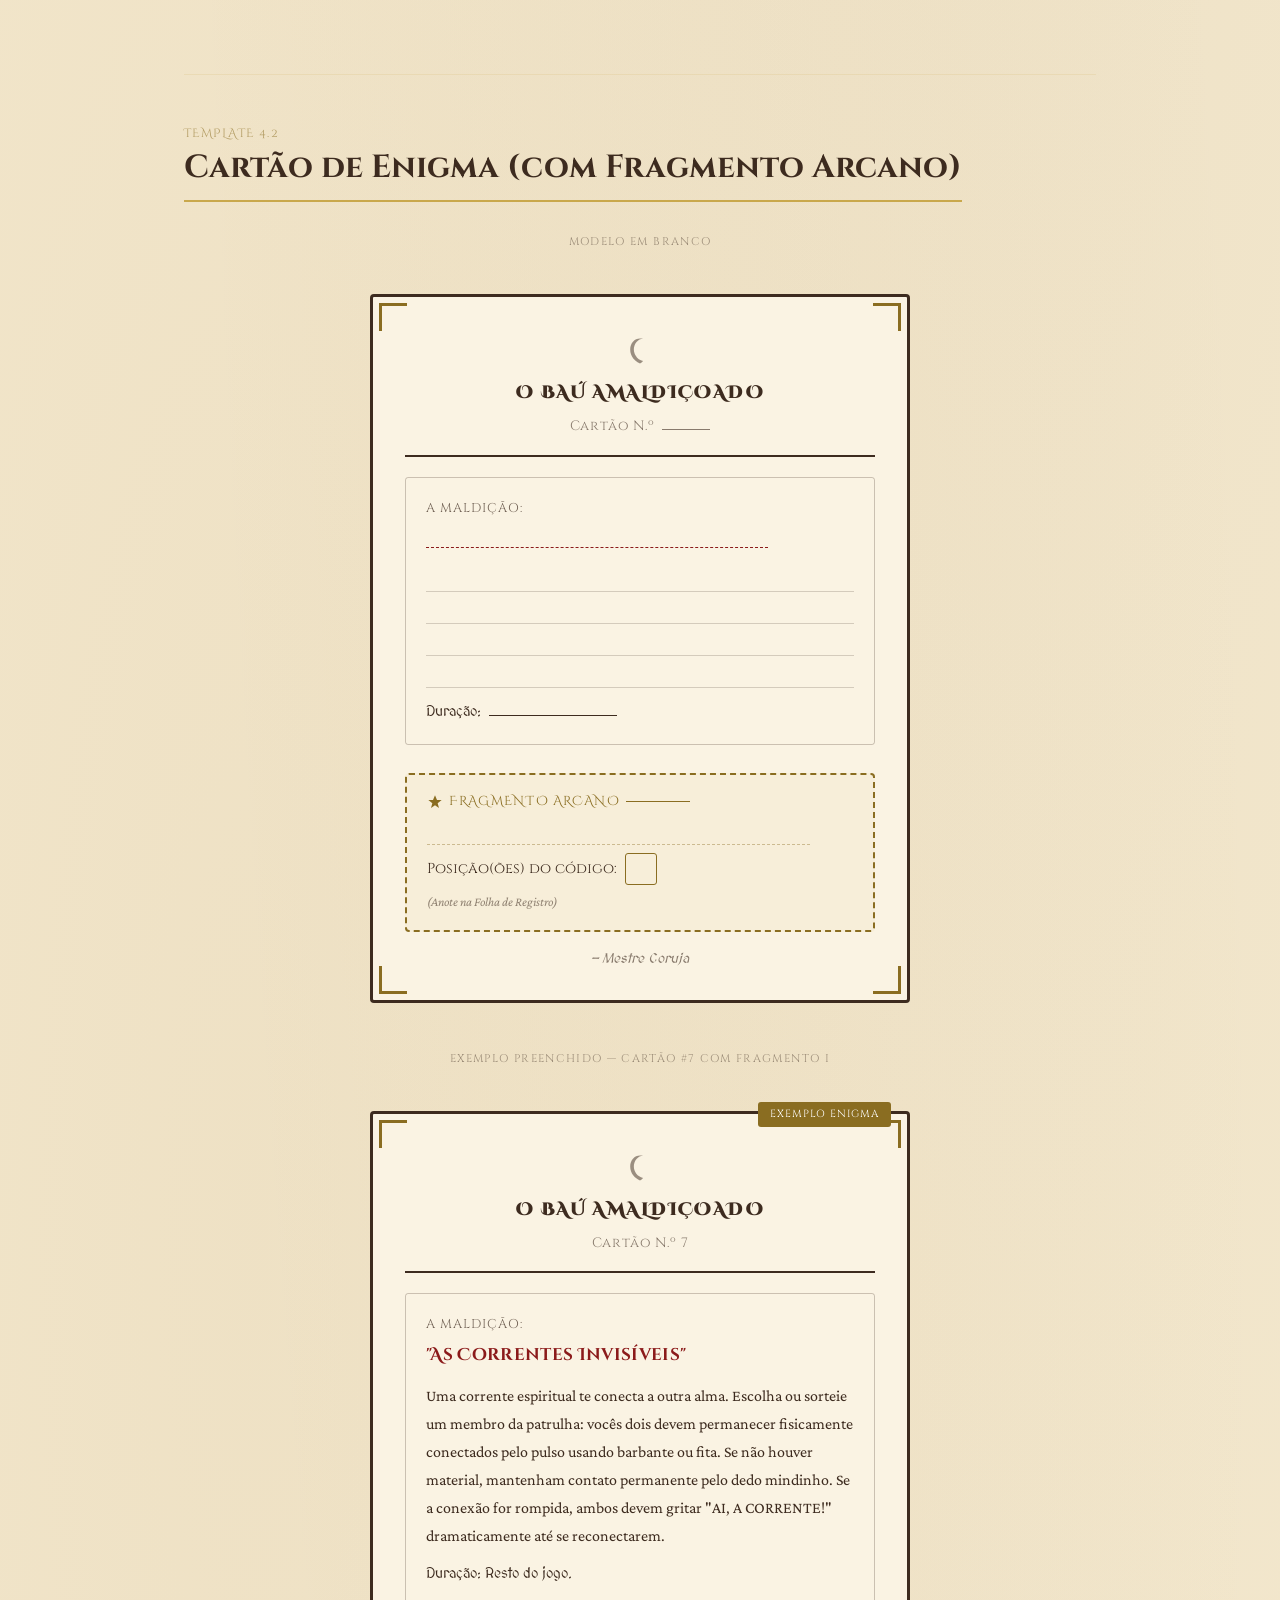
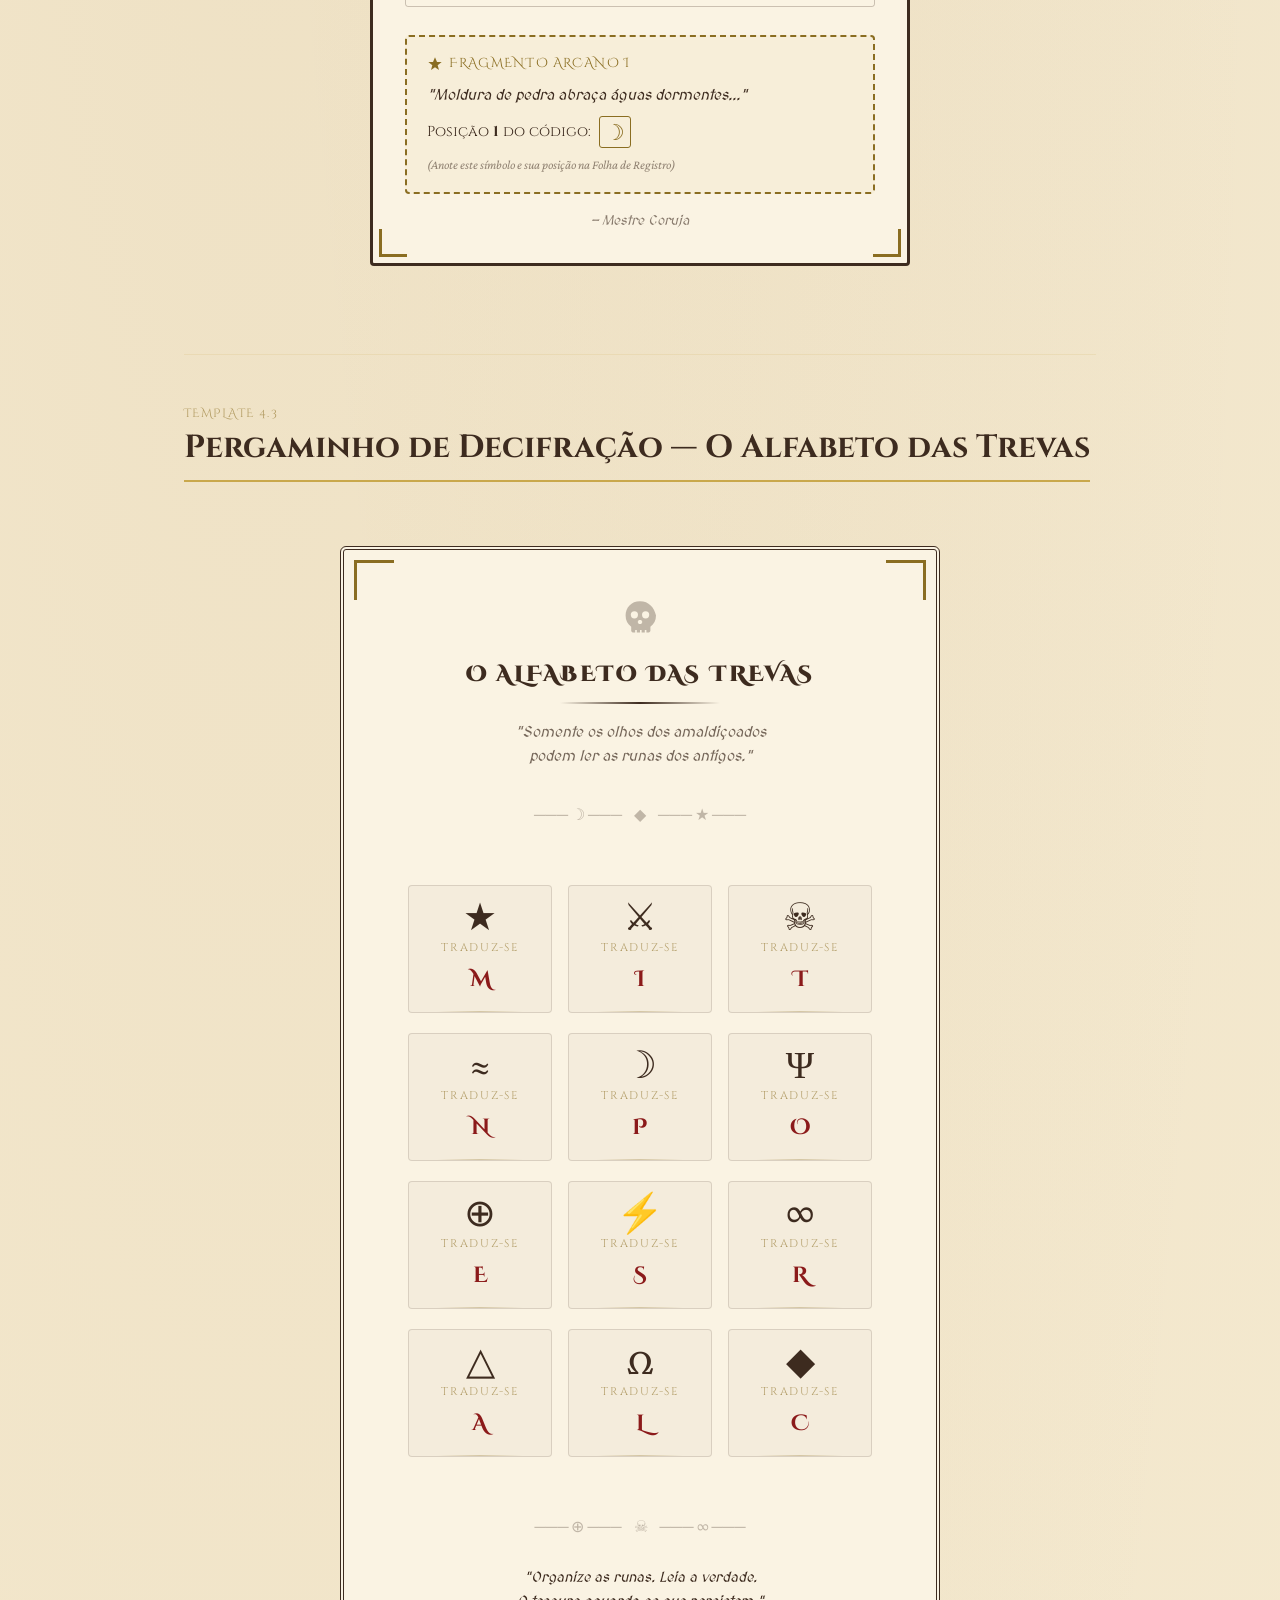
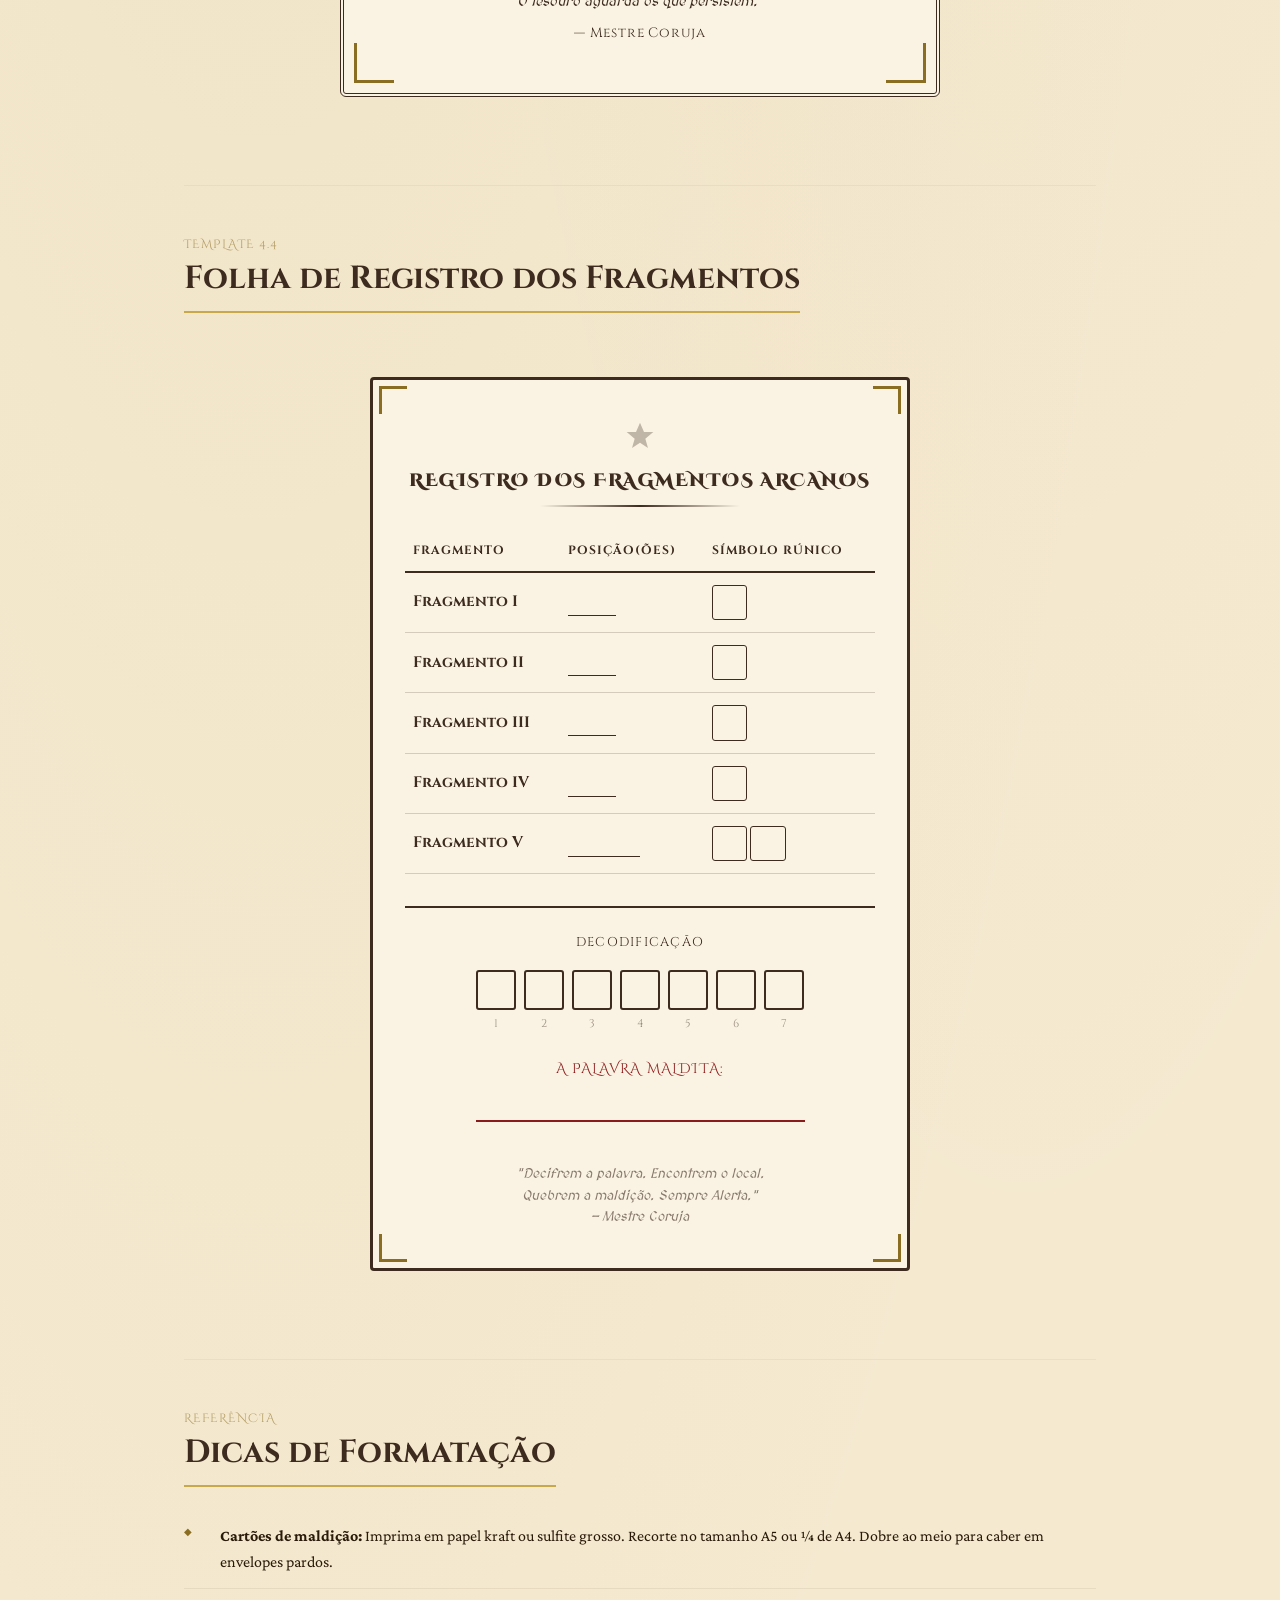
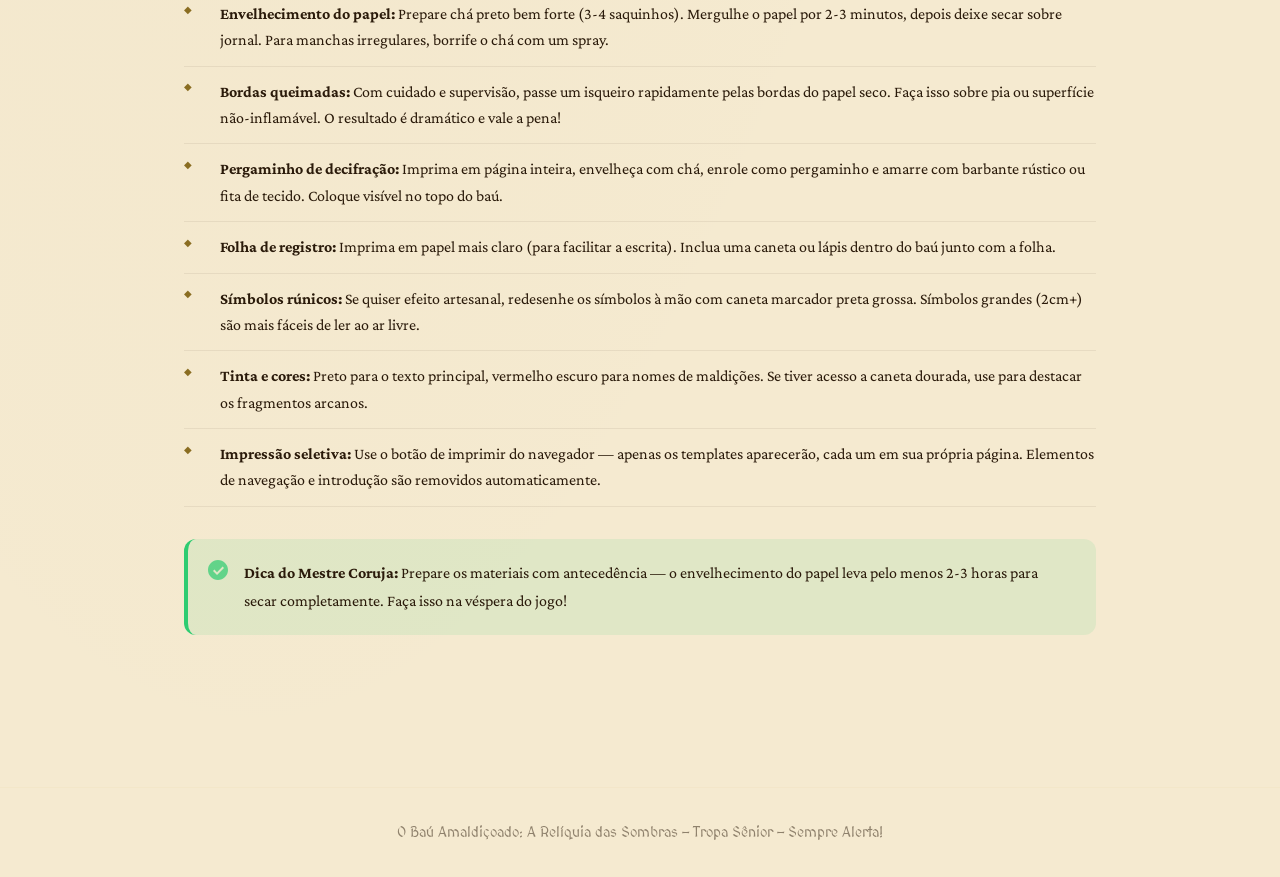
<file: modelos-impressao.html>
<!DOCTYPE html>
<html lang="pt-BR">
<head>
  <meta charset="UTF-8">
  <meta name="viewport" content="width=device-width, initial-scale=1.0">
  <title>Modelos de Impressão — O Baú Amaldiçoado</title>
  <link rel="stylesheet" href="css/common.css">
  <style>
    /* ========== Page-specific screen styles ========== */

    .hero-icon svg {
      width: 72px;
      height: 72px;
      opacity: .2;
      animation: flicker 5s ease-in-out infinite;
    }

    .section-number {
      font-family: var(--font-display);
      font-size: .75rem;
      letter-spacing: .12em;
      text-transform: uppercase;
      color: var(--gold-dark);
      opacity: .6;
      display: block;
      margin-bottom: .25rem;
    }

    .tip-grid {
      display: grid;
      grid-template-columns: repeat(auto-fit, minmax(220px, 1fr));
      gap: 1.25rem;
      margin-top: 1.5rem;
    }
    .tip-card {
      background: rgba(61,43,31,.04);
      border: 1px solid var(--parch-border);
      border-radius: var(--radius-md);
      padding: 1.25rem;
      text-align: center;
    }
    .tip-card svg {
      width: 36px;
      height: 36px;
      fill: var(--gold-dark);
      opacity: .5;
      margin-bottom: .75rem;
    }
    .tip-card h4 {
      font-family: var(--font-heading);
      font-size: .9rem;
      color: var(--parch-dark);
      margin-bottom: .4rem;
    }
    .tip-card p {
      font-size: .9rem;
      opacity: .75;
      line-height: 1.5;
    }

    /* ========== Print Template Cards ========== */

    .print-template {
      position: relative;
      margin: 2.5rem auto;
      max-width: 540px;
    }

    .pt-card {
      border: 3px solid var(--parch-dark);
      border-radius: 4px;
      padding: 2.5rem 2rem 2rem;
      position: relative;
      background: var(--parch-card);
      min-height: 360px;
      display: flex;
      flex-direction: column;
    }
    .pt-card::before,
    .pt-card::after,
    .pt-card .corner-bl,
    .pt-card .corner-br {
      content: '';
      position: absolute;
      width: 28px;
      height: 28px;
      pointer-events: none;
    }
    .pt-card::before {
      top: 6px; left: 6px;
      border-top: 3px solid var(--gold-dark);
      border-left: 3px solid var(--gold-dark);
    }
    .pt-card::after {
      top: 6px; right: 6px;
      border-top: 3px solid var(--gold-dark);
      border-right: 3px solid var(--gold-dark);
    }
    .pt-card .corner-bl {
      bottom: 6px; left: 6px;
      border-bottom: 3px solid var(--gold-dark);
      border-left: 3px solid var(--gold-dark);
    }
    .pt-card .corner-br {
      bottom: 6px; right: 6px;
      border-bottom: 3px solid var(--gold-dark);
      border-right: 3px solid var(--gold-dark);
    }

    .pt-header {
      text-align: center;
      margin-bottom: 1.25rem;
      padding-bottom: 1rem;
      border-bottom: 2px double var(--parch-dark);
    }
    .pt-header svg {
      width: 28px;
      height: 28px;
      fill: var(--parch-dark);
      opacity: .5;
      margin-bottom: .25rem;
    }
    .pt-title {
      font-family: var(--font-display);
      font-size: 1.1rem;
      font-weight: 900;
      letter-spacing: .08em;
      text-transform: uppercase;
      color: var(--parch-dark);
    }
    .pt-card-number {
      font-family: var(--font-heading);
      font-size: .85rem;
      letter-spacing: .06em;
      margin-top: .35rem;
      color: var(--parch-dark);
      opacity: .6;
    }
    .pt-card-number .blank-field {
      display: inline-block;
      border-bottom: 1.5px solid var(--parch-dark);
      width: 3rem;
      margin-left: .25rem;
    }

    .pt-body {
      flex: 1;
      border: 1px solid rgba(61,43,31,.25);
      border-radius: 3px;
      padding: 1.25rem;
      margin-bottom: 1rem;
    }
    .pt-curse-label {
      font-family: var(--font-heading);
      font-size: .8rem;
      letter-spacing: .08em;
      text-transform: uppercase;
      color: var(--parch-dark);
      opacity: .7;
      margin-bottom: .25rem;
    }
    .pt-curse-name {
      font-family: var(--font-display);
      font-size: 1.05rem;
      font-weight: 700;
      color: var(--blood);
      letter-spacing: .02em;
      margin-bottom: .75rem;
    }
    .pt-curse-name .blank-line {
      display: block;
      border-bottom: 1.5px dashed var(--blood);
      width: 80%;
      height: 1.5rem;
    }
    .pt-curse-desc {
      font-size: 1rem;
      line-height: 1.75;
      color: var(--parch-dark);
    }
    .pt-curse-desc .blank-lines {
      display: block;
      margin-top: .5rem;
    }
    .pt-curse-desc .blank-lines span {
      display: block;
      border-bottom: 1px solid rgba(61,43,31,.2);
      height: 2rem;
    }
    .pt-duration {
      font-family: var(--font-accent);
      font-size: .85rem;
      margin-top: .75rem;
      color: var(--parch-dark);
    }
    .pt-duration .blank-field {
      display: inline-block;
      border-bottom: 1.5px solid var(--parch-dark);
      width: 8rem;
      margin-left: .25rem;
    }

    .pt-footer-quote {
      text-align: center;
      font-family: var(--font-accent);
      font-size: .85rem;
      font-style: italic;
      color: var(--parch-dark);
      opacity: .6;
      line-height: 1.5;
    }

    /* -- Enigma fragment section -- */
    .pt-fragment {
      border: 2px dashed var(--gold-dark);
      border-radius: 4px;
      padding: 1rem 1.25rem;
      margin: .75rem 0 1rem;
      background: rgba(201,168,76,.06);
      position: relative;
    }
    .pt-fragment-label {
      font-family: var(--font-display);
      font-size: .8rem;
      letter-spacing: .1em;
      text-transform: uppercase;
      color: var(--gold-dark);
      display: flex;
      align-items: center;
      gap: .4rem;
      margin-bottom: .5rem;
    }
    .pt-fragment-label svg {
      width: 16px;
      height: 16px;
      fill: var(--gold-dark);
    }
    .pt-fragment-label .blank-field {
      display: inline-block;
      border-bottom: 1.5px solid var(--gold-dark);
      width: 4rem;
    }
    .pt-fragment-verse {
      font-family: var(--font-accent);
      font-style: italic;
      color: var(--parch-dark);
      font-size: .95rem;
      margin-bottom: .5rem;
      line-height: 1.6;
    }
    .pt-fragment-verse .blank-line {
      display: block;
      border-bottom: 1px dashed rgba(138,109,33,.4);
      width: 90%;
      height: 1.5rem;
    }
    .pt-fragment-code {
      font-family: var(--font-heading);
      font-size: .9rem;
      color: var(--parch-dark);
    }
    .pt-fragment-code .rune-blank {
      display: inline-block;
      border: 1.5px solid var(--gold-dark);
      width: 2rem;
      height: 2rem;
      border-radius: 3px;
      vertical-align: middle;
      margin: 0 .25rem;
      text-align: center;
      line-height: 2rem;
      font-size: 1.4rem;
      color: var(--gold-dark);
    }
    .pt-fragment-note {
      font-size: .8rem;
      font-style: italic;
      color: var(--parch-dark);
      opacity: .55;
      margin-top: .4rem;
    }

    /* -- Filled example marker -- */
    .example-badge {
      position: absolute;
      top: -12px;
      right: 16px;
      font-family: var(--font-heading);
      font-size: .65rem;
      letter-spacing: .08em;
      text-transform: uppercase;
      background: var(--blood);
      color: #fff;
      padding: .2rem .75rem;
      border-radius: 3px;
      z-index: 2;
    }
    .example-badge.enigma-badge {
      background: var(--gold-dark);
    }

    /* ========== Scroll Template ========== */

    .scroll-template {
      position: relative;
      max-width: 600px;
      margin: 2.5rem auto;
    }
    .scroll-parchment {
      position: relative;
      background: var(--parch-card);
      border: 4px double var(--parch-dark);
      border-radius: 6px;
      padding: 3rem 2.5rem;
      min-height: 500px;
    }
    .scroll-parchment::before,
    .scroll-parchment::after {
      content: '';
      position: absolute;
      width: 40px;
      height: 40px;
    }
    .scroll-parchment::before {
      top: 10px; left: 10px;
      border-top: 3px solid var(--gold-dark);
      border-left: 3px solid var(--gold-dark);
    }
    .scroll-parchment::after {
      top: 10px; right: 10px;
      border-top: 3px solid var(--gold-dark);
      border-right: 3px solid var(--gold-dark);
    }
    .scroll-corner-bl,
    .scroll-corner-br {
      position: absolute;
      width: 40px;
      height: 40px;
    }
    .scroll-corner-bl {
      bottom: 10px; left: 10px;
      border-bottom: 3px solid var(--gold-dark);
      border-left: 3px solid var(--gold-dark);
    }
    .scroll-corner-br {
      bottom: 10px; right: 10px;
      border-bottom: 3px solid var(--gold-dark);
      border-right: 3px solid var(--gold-dark);
    }

    .scroll-title {
      font-family: var(--font-display);
      font-size: 1.4rem;
      font-weight: 900;
      letter-spacing: .1em;
      text-transform: uppercase;
      text-align: center;
      color: var(--parch-dark);
      margin-bottom: .25rem;
    }
    .scroll-subtitle-line {
      display: block;
      width: 160px;
      height: 2px;
      background: linear-gradient(90deg, transparent, var(--parch-dark), transparent);
      margin: .5rem auto 1rem;
    }
    .scroll-quote {
      font-family: var(--font-accent);
      font-style: italic;
      text-align: center;
      color: var(--parch-dark);
      opacity: .7;
      font-size: .95rem;
      margin-bottom: 2rem;
      line-height: 1.6;
    }

    .rune-grid {
      display: grid;
      grid-template-columns: repeat(3, 1fr);
      gap: 1.25rem 1rem;
      margin: 2rem 0;
      padding: 1.5rem;
    }
    .rune-pair {
      display: flex;
      flex-direction: column;
      align-items: center;
      gap: .15rem;
      padding: .75rem .5rem;
      border: 1px solid rgba(61,43,31,.15);
      border-radius: 4px;
      background: rgba(61,43,31,.03);
      position: relative;
    }
    .rune-pair::after {
      content: '';
      position: absolute;
      bottom: 0; left: 20%; right: 20%;
      height: 1px;
      background: linear-gradient(90deg, transparent, var(--gold-dark), transparent);
      opacity: .3;
    }
    .rune-symbol {
      font-size: 2.4rem;
      line-height: 1;
      color: var(--parch-dark);
    }
    .rune-arrow {
      font-family: var(--font-heading);
      font-size: .7rem;
      letter-spacing: .15em;
      text-transform: uppercase;
      color: var(--gold-dark);
      opacity: .6;
    }
    .rune-letter {
      font-family: var(--font-display);
      font-size: 1.4rem;
      font-weight: 700;
      color: var(--blood);
    }

    .scroll-ornament {
      display: flex;
      justify-content: center;
      gap: .75rem;
      margin: 1.5rem 0;
      opacity: .3;
    }
    .scroll-ornament span {
      font-size: 1rem;
      color: var(--parch-dark);
    }

    .scroll-closing {
      font-family: var(--font-accent);
      font-style: italic;
      text-align: center;
      color: var(--parch-dark);
      font-size: .9rem;
      line-height: 1.7;
      margin-top: 1.5rem;
    }
    .scroll-closing .attribution {
      display: block;
      margin-top: .5rem;
      font-family: var(--font-heading);
      font-style: normal;
      font-size: .85rem;
      letter-spacing: .06em;
    }

    /* ========== Registration Sheet ========== */

    .reg-sheet {
      max-width: 600px;
      margin: 2.5rem auto;
      border: 3px solid var(--parch-dark);
      border-radius: 4px;
      padding: 2.5rem 2rem;
      background: var(--parch-card);
      position: relative;
    }
    .reg-sheet::before,
    .reg-sheet::after {
      content: '';
      position: absolute;
      width: 28px;
      height: 28px;
    }
    .reg-sheet::before {
      top: 6px; left: 6px;
      border-top: 3px solid var(--gold-dark);
      border-left: 3px solid var(--gold-dark);
    }
    .reg-sheet::after {
      top: 6px; right: 6px;
      border-top: 3px solid var(--gold-dark);
      border-right: 3px solid var(--gold-dark);
    }
    .reg-corner-bl,
    .reg-corner-br {
      position: absolute;
      width: 28px;
      height: 28px;
    }
    .reg-corner-bl {
      bottom: 6px; left: 6px;
      border-bottom: 3px solid var(--gold-dark);
      border-left: 3px solid var(--gold-dark);
    }
    .reg-corner-br {
      bottom: 6px; right: 6px;
      border-bottom: 3px solid var(--gold-dark);
      border-right: 3px solid var(--gold-dark);
    }

    .reg-title {
      font-family: var(--font-display);
      font-size: 1.15rem;
      font-weight: 900;
      letter-spacing: .08em;
      text-transform: uppercase;
      text-align: center;
      color: var(--parch-dark);
      margin-bottom: .25rem;
    }
    .reg-title-line {
      display: block;
      width: 200px;
      height: 2px;
      background: linear-gradient(90deg, transparent, var(--parch-dark), transparent);
      margin: .5rem auto 1.5rem;
    }

    .reg-table {
      width: 100%;
      border-collapse: collapse;
      margin-bottom: 2rem;
    }
    .reg-table th {
      font-family: var(--font-heading);
      font-size: .75rem;
      letter-spacing: .08em;
      text-transform: uppercase;
      color: var(--parch-dark);
      padding: .6rem .5rem;
      border-bottom: 2px solid var(--parch-dark);
      text-align: left;
    }
    .reg-table td {
      font-family: var(--font-body);
      font-size: .95rem;
      padding: .75rem .5rem;
      border-bottom: 1px solid rgba(61,43,31,.2);
      color: var(--parch-dark);
    }
    .reg-table .frag-num {
      font-family: var(--font-heading);
      font-weight: 700;
      white-space: nowrap;
    }
    .reg-table .fill-blank {
      display: inline-block;
      border-bottom: 1.5px solid var(--parch-dark);
      min-width: 3rem;
      height: 1.5rem;
      vertical-align: bottom;
    }
    .reg-table .rune-box {
      display: inline-block;
      border: 1.5px solid var(--parch-dark);
      width: 2.2rem;
      height: 2.2rem;
      border-radius: 3px;
      vertical-align: middle;
      text-align: center;
      line-height: 2.2rem;
      font-size: 1.3rem;
    }

    .decode-section {
      border-top: 2px solid var(--parch-dark);
      padding-top: 1.5rem;
      margin-top: .5rem;
    }
    .decode-label {
      font-family: var(--font-heading);
      font-size: .8rem;
      letter-spacing: .1em;
      text-transform: uppercase;
      color: var(--parch-dark);
      text-align: center;
      margin-bottom: 1rem;
    }
    .decode-slots {
      display: flex;
      justify-content: center;
      gap: .5rem;
      margin-bottom: 1.5rem;
    }
    .decode-slot {
      display: flex;
      flex-direction: column;
      align-items: center;
      gap: .25rem;
    }
    .decode-slot .slot-box {
      width: 2.5rem;
      height: 2.5rem;
      border: 2px solid var(--parch-dark);
      border-radius: 3px;
      display: flex;
      align-items: center;
      justify-content: center;
      font-family: var(--font-display);
      font-size: 1.2rem;
      color: var(--parch-dark);
    }
    .decode-slot .slot-num {
      font-family: var(--font-heading);
      font-size: .7rem;
      color: var(--parch-dark);
      opacity: .5;
    }
    .decode-word {
      text-align: center;
      margin-top: 1rem;
    }
    .decode-word-label {
      font-family: var(--font-display);
      font-size: .85rem;
      letter-spacing: .08em;
      text-transform: uppercase;
      color: var(--blood);
      margin-bottom: .5rem;
    }
    .decode-word-blanks {
      display: inline-block;
      border-bottom: 2px solid var(--blood);
      width: 70%;
      height: 2rem;
    }

    .reg-footer-quote {
      text-align: center;
      font-family: var(--font-accent);
      font-size: .85rem;
      font-style: italic;
      color: var(--parch-dark);
      opacity: .6;
      line-height: 1.6;
      margin-top: 2rem;
    }

    /* ========== Template label  ========== */
    .template-label {
      text-align: center;
      margin-bottom: .5rem;
    }
    .template-label span {
      font-family: var(--font-heading);
      font-size: .7rem;
      letter-spacing: .12em;
      text-transform: uppercase;
      color: var(--parch-dark);
      opacity: .45;
    }

    /* ========== Tips section ========== */
    .tips-list {
      list-style: none;
      padding: 0;
    }
    .tips-list li {
      padding: .75rem 0 .75rem 2.25rem;
      position: relative;
      border-bottom: 1px solid rgba(61,43,31,.08);
      line-height: 1.65;
    }
    .tips-list li::before {
      content: '◆';
      position: absolute;
      left: 0;
      top: .8rem;
      font-size: .6rem;
      color: var(--gold-dark);
    }

    /* ========== PRINT STYLES ========== */

    @media print {
      @page {
        size: A4;
        margin: 1.2cm;
      }

      body {
        font-size: 13pt !important;
        background: white !important;
        color: black !important;
        background-image: none !important;
      }

      .top-nav,
      .no-print,
      .page-hero,
      .tip-grid,
      .example-badge,
      #intro,
      #dicas-formatacao,
      .page-footer {
        display: none !important;
      }

      h1, h2, h3, h4 { color: black !important; }
      a { color: black !important; }
      .container { max-width: 100%; padding: 0; }

      .print-template {
        page-break-after: always;
        page-break-inside: avoid;
        break-after: page;
        break-inside: avoid;
        max-width: 100%;
        margin: 0;
      }

      .pt-card {
        border: 5px solid #222 !important;
        background: white !important;
        box-shadow: none !important;
        height: calc(100vh - 2cm);
        padding: 1.2cm 1.5cm;
        display: flex;
        flex-direction: column;
        justify-content: center;
      }
      .pt-title { font-size: 19pt !important; }
      .pt-card-number { font-size: 13pt !important; }
      .pt-curse-label { font-size: 13pt !important; }
      .pt-curse-name { font-size: 18pt !important; }
      .pt-curse-desc { font-size: 15pt !important; line-height: 1.5 !important; }
      .pt-duration { font-size: 13pt !important; }
      .pt-footer-quote { font-size: 11pt !important; }
      .pt-fragment-label { font-size: 13pt !important; }
      .pt-fragment-verse { font-size: 14pt !important; }
      .pt-fragment-code { font-size: 15pt !important; }
      .pt-fragment-note { font-size: 11pt !important; }
      .pt-fragment-code .rune-blank { font-size: 24pt !important; }
      .pt-card::before { border-color: #555 !important; }
      .pt-card::after { border-color: #555 !important; }
      .pt-card .corner-bl { border-color: #555 !important; }
      .pt-card .corner-br { border-color: #555 !important; }
      .pt-header { border-bottom-color: #222 !important; }
      .pt-header svg { fill: #222 !important; }
      .pt-title { color: #111 !important; }
      .pt-card-number { color: #333 !important; }
      .pt-card-number .blank-field { border-color: #333 !important; }
      .pt-body { border-color: #888 !important; }
      .pt-curse-label { color: #333 !important; }
      .pt-curse-name { color: #111 !important; }
      .pt-curse-name .blank-line { border-color: #333 !important; }
      .pt-curse-desc { color: #111 !important; }
      .pt-duration { color: #333 !important; }
      .pt-footer-quote { color: #333 !important; }

      .pt-fragment {
        border: 2px dashed #555 !important;
        background: #f5f5f5 !important;
      }
      .pt-fragment-label { color: #333 !important; }
      .pt-fragment-label svg { fill: #333 !important; }
      .pt-fragment-verse { color: #111 !important; }
      .pt-fragment-code { color: #111 !important; }
      .pt-fragment-code .rune-blank { border-color: #333 !important; color: #111 !important; }
      .pt-fragment-note { color: #555 !important; }

      .scroll-template {
        page-break-after: always;
        page-break-inside: avoid;
        break-after: page;
        break-inside: avoid;
        max-width: 100%;
        margin: 0;
      }
      .scroll-parchment {
        border: 5px double #222 !important;
        background: white !important;
        height: calc(100vh - 2cm);
        display: flex;
        flex-direction: column;
        justify-content: center;
        padding: 1.5cm !important;
      }
      .scroll-title { font-size: 20pt !important; }
      .scroll-quote { font-size: 13pt !important; line-height: 1.5 !important; }
      .scroll-closing { font-size: 13pt !important; line-height: 1.5 !important; }
      .rune-symbol { font-size: 27pt !important; }
      .rune-letter { font-size: 18pt !important; }
      .rune-arrow { font-size: 16pt !important; }
      .scroll-parchment::before { border-color: #555 !important; }
      .scroll-parchment::after { border-color: #555 !important; }
      .scroll-corner-bl { border-color: #555 !important; }
      .scroll-corner-br { border-color: #555 !important; }
      .scroll-title { color: #111 !important; }
      .scroll-quote { color: #333 !important; }
      .scroll-closing { color: #333 !important; }
      .rune-pair { border-color: #ccc !important; background: #f9f9f9 !important; }
      .rune-symbol { color: #111 !important; }
      .rune-letter { color: #111 !important; }
      .rune-arrow { color: #555 !important; }

      .reg-sheet-wrap {
        page-break-after: always;
        page-break-inside: avoid;
        break-after: page;
        break-inside: avoid;
      }
      .reg-sheet {
        border: 4px solid #222 !important;
        background: white !important;
        max-width: 100%;
        margin: 0;
        padding: 1.5cm !important;
        height: calc(100vh - 2cm);
        display: flex;
        flex-direction: column;
        justify-content: center;
      }
      .reg-title { font-size: 17pt !important; }
      .reg-table th { font-size: 12pt !important; }
      .reg-table td { font-size: 12pt !important; padding: .5rem .6rem !important; }
      .decode-label { font-size: 14pt !important; }
      .decode-slot .slot-box { width: 45px !important; height: 45px !important; font-size: 16pt !important; }
      .decode-slot .slot-num { font-size: 11pt !important; }
      .decode-word-label { font-size: 14pt !important; }
      .decode-word-blanks { height: 30px !important; }
      .reg-footer-quote { font-size: 11pt !important; }
      .reg-sheet::before { border-color: #555 !important; }
      .reg-sheet::after { border-color: #555 !important; }
      .reg-corner-bl { border-color: #555 !important; }
      .reg-corner-br { border-color: #555 !important; }
      .reg-title { color: #111 !important; }
      .reg-table th { color: #111 !important; border-color: #222 !important; }
      .reg-table td { color: #111 !important; border-color: #ccc !important; }
      .reg-table .fill-blank { border-color: #333 !important; }
      .reg-table .rune-box { border-color: #333 !important; }
      .decode-section { border-color: #222 !important; }
      .decode-label { color: #111 !important; }
      .decode-slot .slot-box { border-color: #222 !important; color: #111 !important; }
      .decode-slot .slot-num { color: #333 !important; }
      .decode-word-label { color: #111 !important; }
      .decode-word-blanks { border-color: #222 !important; }
      .reg-footer-quote { color: #333 !important; }

      .template-label { display: none !important; }
      .section { padding: 0 !important; border: none !important; }
      .section-title { display: none !important; }

      .pt-card .print-fit,
      .scroll-parchment .print-fit,
      .reg-sheet .print-fit {
        display: flex;
        flex-direction: column;
        justify-content: center;
        height: 100%;
        width: 100%;
      }
    }
  </style>
</head>
<body class="theme-parchment">

<!-- ============================================================
     NAVIGATION
     ============================================================ -->
<nav class="top-nav flex-between no-print" aria-label="Navegação principal">
  <a href="index.html" class="nav-brand">O Baú Amaldiçoado</a>
  <ul class="nav-links">
    <li><a href="index.html">Início</a></li>
    <li><a href="manual-do-chefe.html">Manual do Chefe</a></li>
    <li><a href="manual-da-patrulha.html">Manual da Patrulha</a></li>
    <li><a href="livro-das-maldicoes.html">Livro das Maldições</a></li>
    <li><a href="modelos-impressao.html" aria-current="page" style="opacity:1; color:var(--gold-dark);">Impressão</a></li>
  </ul>
</nav>

<!-- ============================================================
     HERO
     ============================================================ -->
<header class="page-hero no-print">
  <div class="hero-icon">
    <svg viewBox="0 0 48 48" fill="var(--parch-dark)">
      <path d="M38 16H10c-2.2 0-4 1.8-4 4v12h8v8h20v-8h8V20c0-2.2-1.8-4-4-4zm-4 20H14v-8h20v8zm4-14c-1.1 0-2-.9-2-2s.9-2 2-2 2 .9 2 2-.9 2-2 2zM34 8H14v8h20V8z"/>
    </svg>
  </div>
  <h1 class="display-title">Modelos de Impressão</h1>
  <p class="subtitle">Documento IV — Templates Prontos para Imprimir</p>
  <span class="ornament"></span>
</header>

<main class="container">

  <!-- ============================================================
       INTRODUCTION
       ============================================================ -->
  <section id="intro" class="section no-print">
    <span class="section-number">Preparação</span>
    <h2 class="section-title">Dicas de Impressão</h2>

    <p style="margin-bottom:1rem;">Estes modelos foram desenhados para impressão direta. Use <strong>Ctrl+P</strong> (ou ⌘P) para imprimir — os elementos de navegação e introdução são removidos automaticamente, e cada template começa em uma nova página.</p>

    <div class="tip-grid">
      <div class="tip-card">
        <svg viewBox="0 0 24 24"><path d="M14 2H6c-1.1 0-2 .9-2 2v16c0 1.1.9 2 2 2h12c1.1 0 2-.9 2-2V8l-6-6zM6 20V4h7v5h5v11H6z"/></svg>
        <h4>Papel</h4>
        <p>Use papel kraft ou sulfite grosso (120g+). Para envelhecer: mergulhe em chá preto forte e deixe secar.</p>
      </div>
      <div class="tip-card">
        <svg viewBox="0 0 24 24"><path d="M9.4 16.6L4.8 12l4.6-4.6L8 6l-6 6 6 6 1.4-1.4zm5.2 0l4.6-4.6-4.6-4.6L16 6l6 6-6 6-1.4-1.4z"/></svg>
        <h4>Fontes</h4>
        <p>Os templates usam Cinzel Decorative e MedievalSharp. Se imprimir como PDF, as fontes são preservadas.</p>
      </div>
      <div class="tip-card">
        <svg viewBox="0 0 24 24"><path d="M17.66 7.93L12 2.27 6.34 7.93c-3.12 3.12-3.12 8.19 0 11.31A7.98 7.98 0 0012 21.58c2.05 0 4.1-.78 5.66-2.34 3.12-3.12 3.12-8.19 0-11.31z"/></svg>
        <h4>Envelhecimento</h4>
        <p>Queime levemente as bordas com isqueiro. Amasse e alise o papel para textura. Enrole o pergaminho com barbante.</p>
      </div>
      <div class="tip-card">
        <svg viewBox="0 0 24 24"><path d="M12 2C6.48 2 2 6.48 2 12s4.48 10 10 10 10-4.48 10-10S17.52 2 12 2zm-2 15l-5-5 1.41-1.41L10 14.17l7.59-7.59L19 8l-9 9z"/></svg>
        <h4>Tamanho</h4>
        <p>Os cartões são dimensionados para A5 (meia folha A4). Imprima em A4 e recorte, ou ajuste a escala.</p>
      </div>
    </div>
  </section>

  <!-- ============================================================
       TEMPLATE 1 — CARTÃO DE MALDIÇÃO PURA (BLANK)
       ============================================================ -->
  <section class="section">
    <span class="section-number no-print">Template 4.1</span>
    <h2 class="section-title no-print">Cartão de Maldição Pura</h2>

    <div class="template-label no-print"><span>Modelo em Branco</span></div>

    <div class="print-template">
      <div class="pt-card">
        <div class="corner-bl"></div>
        <div class="corner-br"></div>

        <div class="pt-header">
          <svg viewBox="0 0 100 100" fill="currentColor">
            <path d="M50 8C28 8 14 24 14 44c0 12 5 22 14 28v10c0 2 2 4 4 4h6v-6h4v6h8v-6h4v6h8v-6h4v6h6c2 0 4-2 4-4V72c9-6 14-16 14-28C86 24 72 8 50 8z"/>
            <circle cx="36" cy="42" r="9" fill="var(--parch-card)"/>
            <circle cx="64" cy="42" r="9" fill="var(--parch-card)"/>
            <path d="M44 60l3-5h6l3 5-3 5h-6l-3-5z" fill="var(--parch-card)"/>
          </svg>
          <div class="pt-title">O Baú Amaldiçoado</div>
          <div class="pt-card-number">Cartão N.º <span class="blank-field"></span></div>
        </div>

        <div class="pt-body">
          <div class="pt-curse-label">A Maldição:</div>
          <div class="pt-curse-name"><span class="blank-line"></span></div>
          <div class="pt-curse-desc">
            <span class="blank-lines">
              <span></span><span></span><span></span><span></span><span></span>
            </span>
          </div>
          <div class="pt-duration">Duração: <span class="blank-field"></span></div>
        </div>

        <div class="pt-footer-quote">
          "Os espíritos não perdoam os desatentos."<br>
          — Mestre Coruja
        </div>
      </div>
    </div>

    <!-- Example Card #2 -->
    <div class="template-label no-print"><span>Exemplo Preenchido — Cartão #2</span></div>

    <div class="print-template">
      <div class="pt-card">
        <span class="example-badge no-print">Exemplo</span>
        <div class="corner-bl"></div>
        <div class="corner-br"></div>

        <div class="pt-header">
          <svg viewBox="0 0 100 100" fill="currentColor">
            <path d="M50 8C28 8 14 24 14 44c0 12 5 22 14 28v10c0 2 2 4 4 4h6v-6h4v6h8v-6h4v6h8v-6h4v6h6c2 0 4-2 4-4V72c9-6 14-16 14-28C86 24 72 8 50 8z"/>
            <circle cx="36" cy="42" r="9" fill="var(--parch-card)"/>
            <circle cx="64" cy="42" r="9" fill="var(--parch-card)"/>
            <path d="M44 60l3-5h6l3 5-3 5h-6l-3-5z" fill="var(--parch-card)"/>
          </svg>
          <div class="pt-title">O Baú Amaldiçoado</div>
          <div class="pt-card-number">Cartão N.º 2</div>
        </div>

        <div class="pt-body">
          <div class="pt-curse-label">A Maldição:</div>
          <div class="pt-curse-name">"O Caranguejo das Sombras"</div>
          <div class="pt-curse-desc">
            Os espíritos enfeitiçaram seus pés. A partir de agora, você só pode se deslocar andando DE LADO, como um caranguejo. Nada de caminhar para frente ou para trás — apenas movimentos laterais.
          </div>
          <div class="pt-duration">Duração: Resto do jogo.</div>
        </div>

        <div class="pt-footer-quote">
          "Os espíritos não perdoam os desatentos."<br>
          — Mestre Coruja
        </div>
      </div>
    </div>

    <!-- Example Card #18 -->
    <div class="template-label no-print"><span>Exemplo Preenchido — Cartão #18</span></div>

    <div class="print-template">
      <div class="pt-card">
        <span class="example-badge no-print">Exemplo</span>
        <div class="corner-bl"></div>
        <div class="corner-br"></div>

        <div class="pt-header">
          <svg viewBox="0 0 100 100" fill="currentColor">
            <path d="M50 8C28 8 14 24 14 44c0 12 5 22 14 28v10c0 2 2 4 4 4h6v-6h4v6h8v-6h4v6h8v-6h4v6h6c2 0 4-2 4-4V72c9-6 14-16 14-28C86 24 72 8 50 8z"/>
            <circle cx="36" cy="42" r="9" fill="var(--parch-card)"/>
            <circle cx="64" cy="42" r="9" fill="var(--parch-card)"/>
            <path d="M44 60l3-5h6l3 5-3 5h-6l-3-5z" fill="var(--parch-card)"/>
          </svg>
          <div class="pt-title">O Baú Amaldiçoado</div>
          <div class="pt-card-number">Cartão N.º 18</div>
        </div>

        <div class="pt-body">
          <div class="pt-curse-label">A Maldição:</div>
          <div class="pt-curse-name">"A Gargalhada do Vilão"</div>
          <div class="pt-curse-desc">
            O riso de um vilão ancestral contaminou sua alma. TODA frase que você disser deve terminar com uma risada maligna e teatral. Escolha seu estilo: "MUAHAHAHÁ!" ou "HEHEHE..." ou "BUÁHÁHÁ!" — mas a risada é obrigatória. Se esquecer, repita a frase inteira com a risada incluída.
          </div>
          <div class="pt-duration">Duração: Resto do jogo.</div>
        </div>

        <div class="pt-footer-quote">
          "Os espíritos não perdoam os desatentos."<br>
          — Mestre Coruja
        </div>
      </div>
    </div>
  </section>

  <!-- ============================================================
       TEMPLATE 2 — CARTÃO DE ENIGMA (BLANK)
       ============================================================ -->
  <section class="section">
    <span class="section-number no-print">Template 4.2</span>
    <h2 class="section-title no-print">Cartão de Enigma (com Fragmento Arcano)</h2>

    <div class="template-label no-print"><span>Modelo em Branco</span></div>

    <div class="print-template">
      <div class="pt-card">
        <div class="corner-bl"></div>
        <div class="corner-br"></div>

        <div class="pt-header">
          <svg viewBox="0 0 100 100" fill="currentColor">
            <path d="M50 5C30 5 15 22 15 45c0 25 17 42 35 50 4-2 8-5 11-9-20-5-33-22-33-41 0-22 15-38 33-40C58 6 54 5 50 5z"/>
          </svg>
          <div class="pt-title">O Baú Amaldiçoado</div>
          <div class="pt-card-number">Cartão N.º <span class="blank-field"></span></div>
        </div>

        <div class="pt-body">
          <div class="pt-curse-label">A Maldição:</div>
          <div class="pt-curse-name"><span class="blank-line"></span></div>
          <div class="pt-curse-desc">
            <span class="blank-lines">
              <span></span><span></span><span></span><span></span>
            </span>
          </div>
          <div class="pt-duration">Duração: <span class="blank-field"></span></div>
        </div>

        <div class="pt-fragment">
          <div class="pt-fragment-label">
            <svg viewBox="0 0 24 24"><polygon points="12,2 15,9 22,9 16,14 18,21 12,17 6,21 8,14 2,9 9,9"/></svg>
            Fragmento Arcano <span class="blank-field"></span>
          </div>
          <div class="pt-fragment-verse"><span class="blank-line"></span></div>
          <div class="pt-fragment-code">
            Posição(ões) <span class="blank-field" style="width:2rem;"></span> do código: <span class="rune-blank"></span>
          </div>
          <div class="pt-fragment-note">(Anote na Folha de Registro)</div>
        </div>

        <div class="pt-footer-quote">
          — Mestre Coruja
        </div>
      </div>
    </div>

    <!-- Example Card #7 with Fragment I -->
    <div class="template-label no-print"><span>Exemplo Preenchido — Cartão #7 com Fragmento I</span></div>

    <div class="print-template">
      <div class="pt-card">
        <span class="example-badge enigma-badge no-print">Exemplo Enigma</span>
        <div class="corner-bl"></div>
        <div class="corner-br"></div>

        <div class="pt-header">
          <svg viewBox="0 0 100 100" fill="currentColor">
            <path d="M50 5C30 5 15 22 15 45c0 25 17 42 35 50 4-2 8-5 11-9-20-5-33-22-33-41 0-22 15-38 33-40C58 6 54 5 50 5z"/>
          </svg>
          <div class="pt-title">O Baú Amaldiçoado</div>
          <div class="pt-card-number">Cartão N.º 7</div>
        </div>

        <div class="pt-body">
          <div class="pt-curse-label">A Maldição:</div>
          <div class="pt-curse-name">"As Correntes Invisíveis"</div>
          <div class="pt-curse-desc">
            Uma corrente espiritual te conecta a outra alma. Escolha ou sorteie um membro da patrulha: vocês dois devem permanecer fisicamente conectados pelo pulso usando barbante ou fita. Se não houver material, mantenham contato permanente pelo dedo mindinho. Se a conexão for rompida, ambos devem gritar "AI, A CORRENTE!" dramaticamente até se reconectarem.
          </div>
          <div class="pt-duration">Duração: Resto do jogo.</div>
        </div>

        <div class="pt-fragment">
          <div class="pt-fragment-label">
            <svg viewBox="0 0 24 24"><polygon points="12,2 15,9 22,9 16,14 18,21 12,17 6,21 8,14 2,9 9,9"/></svg>
            Fragmento Arcano I
          </div>
          <div class="pt-fragment-verse">"Moldura de pedra abraça águas dormentes..."</div>
          <div class="pt-fragment-code">
            Posição <strong>1</strong> do código: <span class="rune-blank">☽</span>
          </div>
          <div class="pt-fragment-note">(Anote este símbolo e sua posição na Folha de Registro)</div>
        </div>

        <div class="pt-footer-quote">
          — Mestre Coruja
        </div>
      </div>
    </div>
  </section>

  <!-- ============================================================
       TEMPLATE 3 — PERGAMINHO DE DECIFRAÇÃO
       ============================================================ -->
  <section class="section">
    <span class="section-number no-print">Template 4.3</span>
    <h2 class="section-title no-print">Pergaminho de Decifração — O Alfabeto das Trevas</h2>

    <div class="scroll-template print-template">
      <div class="scroll-parchment">
        <div class="scroll-corner-bl"></div>
        <div class="scroll-corner-br"></div>

        <!-- Title -->
        <div style="text-align:center;">
          <svg width="40" height="40" viewBox="0 0 100 100" fill="var(--parch-dark)" style="opacity:.3; margin-bottom:.5rem;">
            <path d="M50 8C28 8 14 24 14 44c0 12 5 22 14 28v10c0 2 2 4 4 4h6v-6h4v6h8v-6h4v6h8v-6h4v6h6c2 0 4-2 4-4V72c9-6 14-16 14-28C86 24 72 8 50 8z"/>
            <circle cx="36" cy="42" r="9" fill="var(--parch-card)"/>
            <circle cx="64" cy="42" r="9" fill="var(--parch-card)"/>
            <path d="M44 60l3-5h6l3 5-3 5h-6l-3-5z" fill="var(--parch-card)"/>
          </svg>
        </div>
        <div class="scroll-title">O Alfabeto das Trevas</div>
        <span class="scroll-subtitle-line"></span>

        <!-- Opening quote -->
        <div class="scroll-quote">
          "Somente os olhos dos amaldiçoados<br>
          podem ler as runas dos antigos."
        </div>

        <!-- Ornament -->
        <div class="scroll-ornament">
          <span>─── ☽ ───</span>
          <span>◆</span>
          <span>─── ★ ───</span>
        </div>

        <!-- Rune grid — arranged in a scattered manuscript style -->
        <div class="rune-grid">
          <div class="rune-pair">
            <span class="rune-symbol">★</span>
            <span class="rune-arrow">traduz-se</span>
            <span class="rune-letter">M</span>
          </div>
          <div class="rune-pair">
            <span class="rune-symbol">⚔</span>
            <span class="rune-arrow">traduz-se</span>
            <span class="rune-letter">I</span>
          </div>
          <div class="rune-pair">
            <span class="rune-symbol">☠</span>
            <span class="rune-arrow">traduz-se</span>
            <span class="rune-letter">T</span>
          </div>
          <div class="rune-pair">
            <span class="rune-symbol">≈</span>
            <span class="rune-arrow">traduz-se</span>
            <span class="rune-letter">N</span>
          </div>
          <div class="rune-pair">
            <span class="rune-symbol">☽</span>
            <span class="rune-arrow">traduz-se</span>
            <span class="rune-letter">P</span>
          </div>
          <div class="rune-pair">
            <span class="rune-symbol">Ψ</span>
            <span class="rune-arrow">traduz-se</span>
            <span class="rune-letter">O</span>
          </div>
          <div class="rune-pair">
            <span class="rune-symbol">⊕</span>
            <span class="rune-arrow">traduz-se</span>
            <span class="rune-letter">E</span>
          </div>
          <div class="rune-pair">
            <span class="rune-symbol">⚡</span>
            <span class="rune-arrow">traduz-se</span>
            <span class="rune-letter">S</span>
          </div>
          <div class="rune-pair">
            <span class="rune-symbol">∞</span>
            <span class="rune-arrow">traduz-se</span>
            <span class="rune-letter">R</span>
          </div>
          <div class="rune-pair">
            <span class="rune-symbol">△</span>
            <span class="rune-arrow">traduz-se</span>
            <span class="rune-letter">A</span>
          </div>
          <div class="rune-pair">
            <span class="rune-symbol">Ω</span>
            <span class="rune-arrow">traduz-se</span>
            <span class="rune-letter">L</span>
          </div>
          <div class="rune-pair">
            <span class="rune-symbol">◆</span>
            <span class="rune-arrow">traduz-se</span>
            <span class="rune-letter">C</span>
          </div>
        </div>

        <!-- Ornament -->
        <div class="scroll-ornament">
          <span>─── ⊕ ───</span>
          <span>☠</span>
          <span>─── ∞ ───</span>
        </div>

        <!-- Closing -->
        <div class="scroll-closing">
          "Organize as runas. Leia a verdade.<br>
          O tesouro aguarda os que persistem."
          <span class="attribution">— Mestre Coruja</span>
        </div>
      </div>
    </div>
  </section>

  <!-- ============================================================
       TEMPLATE 4 — FOLHA DE REGISTRO DOS FRAGMENTOS
       ============================================================ -->
  <section class="section">
    <span class="section-number no-print">Template 4.4</span>
    <h2 class="section-title no-print">Folha de Registro dos Fragmentos</h2>

    <div class="reg-sheet-wrap print-template">
      <div class="reg-sheet">
        <div class="reg-corner-bl"></div>
        <div class="reg-corner-br"></div>

        <!-- Header -->
        <div style="text-align:center; margin-bottom:.25rem;">
          <svg width="32" height="32" viewBox="0 0 24 24" fill="var(--parch-dark)" style="opacity:.3;">
            <polygon points="12,2 15,9 22,9 16,14 18,21 12,17 6,21 8,14 2,9 9,9"/>
          </svg>
        </div>
        <div class="reg-title">Registro dos Fragmentos Arcanos</div>
        <span class="reg-title-line"></span>

        <!-- Fragment table -->
        <table class="reg-table">
          <thead>
            <tr>
              <th>Fragmento</th>
              <th>Posição(ões)</th>
              <th>Símbolo Rúnico</th>
            </tr>
          </thead>
          <tbody>
            <tr>
              <td class="frag-num">Fragmento I</td>
              <td><span class="fill-blank"></span></td>
              <td><span class="rune-box"></span></td>
            </tr>
            <tr>
              <td class="frag-num">Fragmento II</td>
              <td><span class="fill-blank"></span></td>
              <td><span class="rune-box"></span></td>
            </tr>
            <tr>
              <td class="frag-num">Fragmento III</td>
              <td><span class="fill-blank"></span></td>
              <td><span class="rune-box"></span></td>
            </tr>
            <tr>
              <td class="frag-num">Fragmento IV</td>
              <td><span class="fill-blank"></span></td>
              <td><span class="rune-box"></span></td>
            </tr>
            <tr>
              <td class="frag-num">Fragmento V</td>
              <td><span class="fill-blank" style="min-width:4.5rem;"></span></td>
              <td><span class="rune-box"></span> <span class="rune-box"></span></td>
            </tr>
          </tbody>
        </table>

        <!-- Decoding section -->
        <div class="decode-section">
          <div class="decode-label">Decodificação</div>

          <div class="decode-slots">
            <div class="decode-slot">
              <div class="slot-box"></div>
              <span class="slot-num">1</span>
            </div>
            <div class="decode-slot">
              <div class="slot-box"></div>
              <span class="slot-num">2</span>
            </div>
            <div class="decode-slot">
              <div class="slot-box"></div>
              <span class="slot-num">3</span>
            </div>
            <div class="decode-slot">
              <div class="slot-box"></div>
              <span class="slot-num">4</span>
            </div>
            <div class="decode-slot">
              <div class="slot-box"></div>
              <span class="slot-num">5</span>
            </div>
            <div class="decode-slot">
              <div class="slot-box"></div>
              <span class="slot-num">6</span>
            </div>
            <div class="decode-slot">
              <div class="slot-box"></div>
              <span class="slot-num">7</span>
            </div>
          </div>

          <div class="decode-word">
            <div class="decode-word-label">A Palavra Maldita:</div>
            <span class="decode-word-blanks"></span>
          </div>
        </div>

        <!-- Footer quote -->
        <div class="reg-footer-quote">
          "Decifrem a palavra. Encontrem o local.<br>
          Quebrem a maldição. Sempre Alerta."<br>
          — Mestre Coruja
        </div>
      </div>
    </div>
  </section>

  <!-- ============================================================
       FORMATTING TIPS
       ============================================================ -->
  <section id="dicas-formatacao" class="section no-print">
    <span class="section-number">Referência</span>
    <h2 class="section-title">Dicas de Formatação</h2>

    <ul class="tips-list">
      <li><strong>Cartões de maldição:</strong> Imprima em papel kraft ou sulfite grosso. Recorte no tamanho A5 ou ¼ de A4. Dobre ao meio para caber em envelopes pardos.</li>
      <li><strong>Envelhecimento do papel:</strong> Prepare chá preto bem forte (3-4 saquinhos). Mergulhe o papel por 2-3 minutos, depois deixe secar sobre jornal. Para manchas irregulares, borrife o chá com um spray.</li>
      <li><strong>Bordas queimadas:</strong> Com cuidado e supervisão, passe um isqueiro rapidamente pelas bordas do papel seco. Faça isso sobre pia ou superfície não-inflamável. O resultado é dramático e vale a pena!</li>
      <li><strong>Pergaminho de decifração:</strong> Imprima em página inteira, envelheça com chá, enrole como pergaminho e amarre com barbante rústico ou fita de tecido. Coloque visível no topo do baú.</li>
      <li><strong>Folha de registro:</strong> Imprima em papel mais claro (para facilitar a escrita). Inclua uma caneta ou lápis dentro do baú junto com a folha.</li>
      <li><strong>Símbolos rúnicos:</strong> Se quiser efeito artesanal, redesenhe os símbolos à mão com caneta marcador preta grossa. Símbolos grandes (2cm+) são mais fáceis de ler ao ar livre.</li>
      <li><strong>Tinta e cores:</strong> Preto para o texto principal, vermelho escuro para nomes de maldições. Se tiver acesso a caneta dourada, use para destacar os fragmentos arcanos.</li>
      <li><strong>Impressão seletiva:</strong> Use o botão de imprimir do navegador — apenas os templates aparecerão, cada um em sua própria página. Elementos de navegação e introdução são removidos automaticamente.</li>
    </ul>

    <div class="info-box tip" style="margin-top:2rem;">
      <svg class="box-icon" viewBox="0 0 20 20" fill="#2ecc71"><path d="M10 0C4.48 0 0 4.48 0 10s4.48 10 10 10 10-4.48 10-10S15.52 0 10 0zm-1 15l-4-4 1.41-1.41L9 12.17l5.59-5.59L16 8l-7 7z"/></svg>
      <strong>Dica do Mestre Coruja:</strong> Prepare os materiais com antecedência — o envelhecimento do papel leva pelo menos 2-3 horas para secar completamente. Faça isso na véspera do jogo!
    </div>
  </section>

</main>

<!-- ============================================================
     FOOTER
     ============================================================ -->
<footer class="page-footer no-print">
  O Baú Amaldiçoado: A Relíquia das Sombras — Tropa Sênior — Sempre Alerta!
</footer>

<!-- Dynamic print scaling — zoom each template to fit one page -->
<script>
(function() {
  var CARDS = '.pt-card, .scroll-parchment, .reg-sheet';
  var wrapped = false;

  function wrapCards() {
    if (wrapped) return;
    document.querySelectorAll(CARDS).forEach(function(card) {
      var inner = document.createElement('div');
      inner.className = 'print-fit';
      while (card.firstChild) inner.appendChild(card.firstChild);
      card.appendChild(inner);
    });
    wrapped = true;
  }

  function fitCards() {
    wrapCards();
    document.querySelectorAll(CARDS).forEach(function(card) {
      var inner = card.querySelector('.print-fit');
      inner.style.zoom = '';
      inner.style.height = 'auto';
      void inner.offsetHeight;

      var contentH = inner.scrollHeight;
      var availH = card.clientHeight;

      inner.style.height = '100%';

      if (contentH > availH && availH > 0) {
        inner.style.zoom = String(Math.floor((availH / contentH) * 100) / 100);
      }
    });
  }

  function resetCards() {
    document.querySelectorAll(CARDS + ', ' + CARDS).forEach(function(card) {
      var inner = card.querySelector('.print-fit');
      if (inner) inner.style.zoom = '';
    });
  }

  window.addEventListener('beforeprint', fitCards);
  window.addEventListener('afterprint', resetCards);
})();
</script>

</body>
</html>
</file>
<file: css/common.css>
/* ==============================================
   O BAÚ AMALDIÇOADO — Design System
   ============================================== */

@import url('https://fonts.googleapis.com/css2?family=Cinzel+Decorative:wght@400;700;900&family=Cinzel:wght@400;600;700;800&family=Crimson+Pro:ital,wght@0,300;0,400;0,500;0,600;0,700;1,300;1,400&family=MedievalSharp&display=swap');

/* ---------- Variables ---------- */
:root {
  --dark-bg: #0a0a0f;
  --dark-surface: #111118;
  --dark-card: #16161f;
  --dark-border: #2a2a3e;
  --dark-border-light: #3a3a50;

  --parch-bg: #f5ead0;
  --parch-surface: #ede0c8;
  --parch-card: #faf3e3;
  --parch-border: #c4a882;
  --parch-dark: #3d2b1f;

  --gold: #c9a84c;
  --gold-light: #e8d48b;
  --gold-dark: #8a6d21;
  --blood: #8b1a1a;
  --blood-light: #c0392b;
  --mystic: #6c3483;
  --shadow: #1a1a3e;
  --ember: #e67e22;

  --text-light: #e8e0d0;
  --text-muted: #8888a0;
  --text-dark: #2a1a0a;
  --text-gold: #c9a84c;

  --cat-communication: #9b59b6;
  --cat-communication-bg: rgba(155,89,182,0.12);
  --cat-movement: #e67e22;
  --cat-movement-bg: rgba(230,126,34,0.12);
  --cat-sensory: #1abc9c;
  --cat-sensory-bg: rgba(26,188,156,0.12);
  --cat-physical: #e74c3c;
  --cat-physical-bg: rgba(231,76,60,0.12);
  --cat-interaction: #2ecc71;
  --cat-interaction-bg: rgba(46,204,113,0.12);
  --cat-collective: #f1c40f;
  --cat-collective-bg: rgba(241,196,15,0.15);

  --font-display: 'Cinzel Decorative', serif;
  --font-heading: 'Cinzel', serif;
  --font-body: 'Crimson Pro', serif;
  --font-accent: 'MedievalSharp', cursive;

  --radius-sm: 6px;
  --radius-md: 12px;
  --radius-lg: 20px;
  --radius-pill: 100px;
}

/* ---------- Reset ---------- */
*, *::before, *::after { box-sizing: border-box; margin: 0; padding: 0; }
html { font-size: 16px; scroll-behavior: smooth; }
body { font-family: var(--font-body); line-height: 1.75; -webkit-font-smoothing: antialiased; }
img, svg { max-width: 100%; }
a { color: var(--gold); text-decoration: none; transition: color .3s, opacity .3s; }
a:hover { color: var(--gold-light); }
ul, ol { padding-left: 1.5em; }

/* ---------- Typography ---------- */
h1, h2, h3, h4 { font-family: var(--font-heading); line-height: 1.25; font-weight: 700; }
h1 { font-size: clamp(1.8rem, 4vw, 2.8rem); }
h2 { font-size: clamp(1.4rem, 3vw, 2rem); }
h3 { font-size: clamp(1.15rem, 2.5vw, 1.5rem); }
h4 { font-size: 1.1rem; }

.display-title {
  font-family: var(--font-display);
  font-weight: 900;
  text-transform: uppercase;
  letter-spacing: .08em;
}

.accent-text { font-family: var(--font-accent); }

.subtitle {
  font-family: var(--font-accent);
  font-size: 1.15rem;
  opacity: .7;
  letter-spacing: .04em;
}

/* ---------- Themes ---------- */
.theme-dark {
  background-color: var(--dark-bg);
  color: var(--text-light);
}
.theme-dark h1, .theme-dark h2, .theme-dark h3 { color: var(--gold); }

.theme-parchment {
  background: var(--parch-bg);
  color: var(--text-dark);
  background-image:
    radial-gradient(ellipse at 20% 50%, rgba(160,120,60,.08) 0%, transparent 70%),
    radial-gradient(ellipse at 80% 20%, rgba(120,80,30,.06) 0%, transparent 60%);
}
.theme-parchment h1, .theme-parchment h2, .theme-parchment h3 { color: var(--parch-dark); }

/* ---------- Layout ---------- */
.container { max-width: 960px; margin: 0 auto; padding: 2rem 1.5rem; }
.container-wide { max-width: 1200px; margin: 0 auto; padding: 2rem 1.5rem; }

.flex { display: flex; }
.flex-center { display: flex; align-items: center; justify-content: center; }
.flex-between { display: flex; align-items: center; justify-content: space-between; }
.flex-col { display: flex; flex-direction: column; }
.gap-sm { gap: .5rem; }
.gap-md { gap: 1rem; }
.gap-lg { gap: 2rem; }

/* ---------- Page Header ---------- */
.page-hero {
  text-align: center;
  padding: 4rem 1.5rem 3rem;
  position: relative;
  overflow: hidden;
}
.page-hero::before {
  content: '';
  position: absolute;
  inset: 0;
  background: radial-gradient(ellipse at center top, rgba(201,168,76,.1) 0%, transparent 60%);
  pointer-events: none;
}
.page-hero .display-title { margin-bottom: .5rem; }
.page-hero .subtitle { margin-bottom: 1.5rem; }

.ornament {
  display: block;
  margin: 1rem auto;
  width: 200px;
  height: 2px;
  background: linear-gradient(90deg, transparent, var(--gold), transparent);
  position: relative;
}
.ornament::before {
  content: '◆';
  position: absolute;
  left: 50%;
  top: 50%;
  transform: translate(-50%, -50%);
  font-size: .7rem;
  color: var(--gold);
  background: inherit;
  padding: 0 .5rem;
}
.theme-dark .ornament::before { background: var(--dark-bg); }
.theme-parchment .ornament::before { background: var(--parch-bg); }

/* ---------- Navigation ---------- */
.top-nav {
  position: sticky;
  top: 0;
  z-index: 100;
  padding: .75rem 1.5rem;
  backdrop-filter: blur(12px);
  -webkit-backdrop-filter: blur(12px);
  border-bottom: 1px solid rgba(201,168,76,.2);
}
.theme-dark .top-nav { background: rgba(10,10,15,.85); }
.theme-parchment .top-nav { background: rgba(245,234,208,.9); }

.nav-brand {
  font-family: var(--font-display);
  font-size: .85rem;
  color: var(--gold);
  letter-spacing: .06em;
}
.nav-links { list-style: none; display: flex; gap: 1.5rem; padding: 0; }
.nav-links a {
  font-family: var(--font-heading);
  font-size: .8rem;
  letter-spacing: .04em;
  text-transform: uppercase;
  opacity: .7;
  transition: opacity .3s;
}
.nav-links a:hover { opacity: 1; }

/* ---------- Section ---------- */
.section { padding: 3rem 0; }
.section + .section { border-top: 1px solid rgba(201,168,76,.15); }
.section-title {
  font-family: var(--font-heading);
  margin-bottom: 1.5rem;
  padding-bottom: .75rem;
  border-bottom: 2px solid var(--gold);
  display: inline-block;
}

/* ---------- Cards (Curse Cards) ---------- */
.cards-grid {
  display: grid;
  grid-template-columns: 1fr;
  gap: 2rem;
}
@media (min-width: 768px) {
  .cards-grid.two-col { grid-template-columns: 1fr 1fr; }
}

.curse-card {
  border: 2px solid var(--dark-border);
  border-radius: var(--radius-md);
  padding: 1.75rem;
  position: relative;
  overflow: hidden;
  background: var(--dark-card);
  transition: transform .3s ease, box-shadow .3s ease;
}
.curse-card::before {
  content: '';
  position: absolute;
  top: 0; left: 0; right: 0;
  height: 4px;
  background: var(--dark-border);
}
.curse-card:hover {
  transform: translateY(-3px);
  box-shadow: 0 12px 40px rgba(0,0,0,.5);
}

.card-top { display: flex; justify-content: space-between; align-items: flex-start; margin-bottom: 1rem; }
.card-number {
  font-family: var(--font-display);
  font-size: 2.2rem;
  font-weight: 900;
  line-height: 1;
  color: var(--gold);
  opacity: .3;
}
.card-badge {
  font-family: var(--font-accent);
  font-size: .75rem;
  letter-spacing: .05em;
  text-transform: uppercase;
  padding: .25rem .75rem;
  border-radius: var(--radius-pill);
  display: inline-flex;
  align-items: center;
  gap: .35rem;
}
.card-badge svg { width: 14px; height: 14px; fill: currentColor; }

.curse-name {
  font-family: var(--font-display);
  font-size: 1.1rem;
  font-weight: 700;
  margin-bottom: .75rem;
  letter-spacing: .03em;
  line-height: 1.4;
}
.curse-desc {
  font-size: 1.05rem;
  line-height: 1.8;
  margin-bottom: 1rem;
  opacity: .9;
}
.curse-example {
  font-style: italic;
  opacity: .65;
  font-size: .95rem;
  margin-bottom: 1rem;
  padding-left: 1rem;
  border-left: 2px solid rgba(255,255,255,.1);
}
.duration {
  display: inline-block;
  font-family: var(--font-accent);
  font-size: .8rem;
  padding: .3rem 1rem;
  border-radius: var(--radius-pill);
  background: rgba(255,255,255,.04);
  border: 1px solid rgba(255,255,255,.08);
  color: var(--text-muted);
}

/* Category card themes */
.cat-communication { border-color: var(--cat-communication); }
.cat-communication::before { background: var(--cat-communication); }
.cat-communication .curse-name { color: var(--cat-communication); }
.cat-communication .card-badge { background: var(--cat-communication-bg); color: var(--cat-communication); }

.cat-movement { border-color: var(--cat-movement); }
.cat-movement::before { background: var(--cat-movement); }
.cat-movement .curse-name { color: var(--cat-movement); }
.cat-movement .card-badge { background: var(--cat-movement-bg); color: var(--cat-movement); }

.cat-sensory { border-color: var(--cat-sensory); }
.cat-sensory::before { background: var(--cat-sensory); }
.cat-sensory .curse-name { color: var(--cat-sensory); }
.cat-sensory .card-badge { background: var(--cat-sensory-bg); color: var(--cat-sensory); }

.cat-physical { border-color: var(--cat-physical); }
.cat-physical::before { background: var(--cat-physical); }
.cat-physical .curse-name { color: var(--cat-physical); }
.cat-physical .card-badge { background: var(--cat-physical-bg); color: var(--cat-physical); }

.cat-interaction { border-color: var(--cat-interaction); }
.cat-interaction::before { background: var(--cat-interaction); }
.cat-interaction .curse-name { color: var(--cat-interaction); }
.cat-interaction .card-badge { background: var(--cat-interaction-bg); color: var(--cat-interaction); }

.cat-collective { border-color: var(--cat-collective); }
.cat-collective::before { background: var(--cat-collective); }
.cat-collective .curse-name { color: var(--cat-collective); }
.cat-collective .card-badge { background: var(--cat-collective-bg); color: var(--cat-collective); }

/* Enigma cards */
.curse-card.enigma {
  border-color: var(--gold) !important;
  background: linear-gradient(135deg, var(--dark-card), rgba(201,168,76,.06));
}
.curse-card.enigma::before { background: linear-gradient(90deg, var(--gold-dark), var(--gold), var(--gold-dark)) !important; height: 5px; }
.curse-card.enigma::after {
  content: '';
  position: absolute;
  top: 5px; left: 0; right: 0; bottom: 0;
  background: radial-gradient(ellipse at top center, rgba(201,168,76,.08), transparent 60%);
  pointer-events: none;
}

.enigma-fragment {
  margin-top: 1.5rem;
  padding: 1.25rem;
  background: rgba(201,168,76,.08);
  border: 1px dashed var(--gold);
  border-radius: var(--radius-sm);
  position: relative;
}
.enigma-label {
  font-family: var(--font-display);
  font-size: .85rem;
  color: var(--gold);
  letter-spacing: .1em;
  text-transform: uppercase;
  margin-bottom: .5rem;
  display: flex;
  align-items: center;
  gap: .5rem;
}
.enigma-verse {
  font-family: var(--font-accent);
  font-style: italic;
  color: var(--gold-light);
  font-size: 1.05rem;
  margin-bottom: .75rem;
}
.enigma-code {
  font-family: var(--font-heading);
  font-size: 1rem;
  color: var(--text-light);
}
.rune {
  font-size: 1.6rem;
  color: var(--gold);
  vertical-align: middle;
  display: inline-block;
  text-shadow: 0 0 10px rgba(201,168,76,.5);
}
.enigma-note {
  font-size: .85rem;
  color: var(--text-muted);
  margin-top: .5rem;
  font-style: italic;
}

/* ---------- Checklist ---------- */
.checklist { list-style: none; padding: 0; }
.checklist li {
  padding: .6rem 0 .6rem 2.5rem;
  position: relative;
  border-bottom: 1px solid rgba(0,0,0,.06);
}
.checklist li::before {
  content: '';
  position: absolute;
  left: 0; top: .75rem;
  width: 18px; height: 18px;
  border: 2px solid var(--parch-border);
  border-radius: 3px;
}

/* ---------- Info Box ---------- */
.info-box {
  padding: 1.25rem 1.5rem;
  border-radius: var(--radius-md);
  margin: 1.5rem 0;
  position: relative;
  padding-left: 3.5rem;
}
.info-box .box-icon {
  position: absolute;
  left: 1.25rem;
  top: 1.35rem;
  width: 20px;
  height: 20px;
  opacity: .7;
}
.info-box.tip {
  background: rgba(46,204,113,.1);
  border-left: 4px solid #2ecc71;
}
.info-box.warn {
  background: rgba(241,196,15,.1);
  border-left: 4px solid #f1c40f;
}
.info-box.danger {
  background: rgba(231,76,60,.1);
  border-left: 4px solid #e74c3c;
}
.info-box.note {
  background: rgba(155,89,182,.08);
  border-left: 4px solid #9b59b6;
}

/* ---------- Tables ---------- */
.styled-table {
  width: 100%;
  border-collapse: collapse;
  font-size: .95rem;
  margin: 1.5rem 0;
}
.styled-table th, .styled-table td {
  padding: .75rem 1rem;
  text-align: left;
  border-bottom: 1px solid rgba(201,168,76,.2);
}
.styled-table th {
  font-family: var(--font-heading);
  font-weight: 600;
  font-size: .85rem;
  text-transform: uppercase;
  letter-spacing: .05em;
}
.theme-dark .styled-table th { color: var(--gold); background: rgba(201,168,76,.08); }
.theme-parchment .styled-table th { color: var(--parch-dark); background: rgba(61,43,31,.06); }
.styled-table tr:hover td { background: rgba(201,168,76,.04); }

/* ---------- Blockquote / Lore ---------- */
.lore-block {
  padding: 1.5rem 2rem;
  margin: 2rem 0;
  border-radius: var(--radius-md);
  font-family: var(--font-accent);
  font-size: 1.05rem;
  line-height: 1.9;
  position: relative;
}
.theme-dark .lore-block {
  background: rgba(201,168,76,.05);
  border: 1px solid rgba(201,168,76,.15);
  color: var(--gold-light);
}
.theme-parchment .lore-block {
  background: rgba(61,43,31,.04);
  border: 1px solid var(--parch-border);
  color: var(--parch-dark);
}
.lore-block::before {
  content: '"';
  font-family: var(--font-display);
  font-size: 4rem;
  position: absolute;
  top: -.2rem; left: .75rem;
  opacity: .15;
  line-height: 1;
}

/* ---------- Code Scroll ---------- */
.scroll-box {
  background: var(--dark-surface);
  border: 1px solid var(--dark-border);
  border-radius: var(--radius-md);
  padding: 1.5rem;
  font-family: 'Courier New', monospace;
  font-size: .9rem;
  line-height: 1.8;
  overflow-x: auto;
  margin: 1.5rem 0;
  color: var(--text-muted);
}
.scroll-box .hl { color: var(--gold); font-weight: 700; }

/* ---------- Rule Number ---------- */
.rule-number {
  font-family: var(--font-display);
  font-size: 1.8rem;
  font-weight: 900;
  color: var(--gold);
  opacity: .35;
  display: block;
  margin-bottom: .25rem;
}

/* ---------- Footer ---------- */
.page-footer {
  text-align: center;
  padding: 2rem;
  font-family: var(--font-accent);
  font-size: .9rem;
  opacity: .5;
  border-top: 1px solid rgba(201,168,76,.1);
  margin-top: 3rem;
}

/* ---------- Utility ---------- */
.text-center { text-align: center; }
.text-gold { color: var(--gold); }
.text-muted { color: var(--text-muted); }
.mt-sm { margin-top: .5rem; }
.mt-md { margin-top: 1rem; }
.mt-lg { margin-top: 2rem; }
.mb-sm { margin-bottom: .5rem; }
.mb-md { margin-bottom: 1rem; }
.mb-lg { margin-bottom: 2rem; }
.visually-hidden { position: absolute; width: 1px; height: 1px; overflow: hidden; clip: rect(0,0,0,0); }

/* ---------- Print-fit wrapper (JS-created) ---------- */
.print-fit { display: contents; }

/* ---------- Animations ---------- */
@keyframes fadeInUp {
  from { opacity: 0; transform: translateY(20px); }
  to { opacity: 1; transform: translateY(0); }
}
@keyframes glowPulse {
  0%, 100% { box-shadow: 0 0 15px rgba(201,168,76,.2); }
  50% { box-shadow: 0 0 30px rgba(201,168,76,.4); }
}
@keyframes flicker {
  0%, 100% { opacity: 1; }
  50% { opacity: .85; }
}

.animate-in { animation: fadeInUp .6s ease both; }
.glow { animation: glowPulse 3s ease-in-out infinite; }

/* ---------- Print Styles ---------- */
@media print {
  @page { margin: .6cm; size: A4; }
  * { -webkit-print-color-adjust: exact !important; print-color-adjust: exact !important; color-adjust: exact !important; }
  body { font-size: 12pt !important; }
  .top-nav, .no-print, .back-to-top, .filter-bar { display: none !important; }
  .page-hero { padding: .5cm 0; }
  .ornament { background: linear-gradient(90deg, transparent, #999, transparent); }
  .ornament::before { color: #999; background: white; }
  a { text-decoration: none !important; }
  .container, .container-wide { max-width: 100%; padding: 0; }
  .cards-grid { display: block; }
  .lore-block { break-inside: avoid; font-size: 12pt; line-height: 1.6; }
  .info-box { break-inside: avoid; font-size: 11pt; line-height: 1.6; }
  h1 { font-size: 18pt !important; }
  h2 { font-size: 15pt !important; }
  h3 { font-size: 13pt !important; }
  h4 { font-size: 11pt !important; }
  p, li, td, th { font-size: 11pt !important; line-height: 1.6 !important; }
  .section { break-inside: avoid; page-break-inside: avoid; }

  /* =============================================================
     CURSE CARDS — MASSIVE TEXT, one per A4, fills the whole page
     JS handles dynamic zoom so every card fits one page.
     These are the IDEAL MAX sizes — JS scales down if needed.
     ============================================================= */
  .curse-card {
    break-inside: avoid;
    page-break-inside: avoid;
    page-break-after: always;
    break-after: page;
    box-shadow: none !important;
    transform: none !important;
    margin: 0;
    border-width: 6px;
    border-radius: 24px;
    padding: .8cm 1cm;
    height: calc(100vh - 1.5cm);
    display: flex;
    flex-direction: column;
    justify-content: center;
    overflow: hidden;
  }
  /* Inner wrapper created by JS — invisible on screen, flex container on print */
  .print-fit {
    display: flex;
    flex-direction: column;
    justify-content: center;
    height: 100%;
    width: 100%;
  }
  .curse-card .card-top {
    margin-bottom: .6cm;
    align-items: center;
  }
  .curse-card .card-number {
    font-size: 12vw;
    opacity: .10;
    line-height: 1;
  }
  .curse-card .card-badge {
    font-size: 11pt !important;
    padding: .3rem .9rem;
    border-width: 2px;
  }
  .curse-card .card-badge svg {
    width: 14px;
    height: 14px;
  }
  .curse-card .curse-name {
    font-size: 21pt !important;
    margin-bottom: .25cm;
    padding-bottom: .15cm;
    border-bottom: 3px solid;
    line-height: 1.2;
  }
  .curse-card .curse-desc {
    font-size: 15pt !important;
    line-height: 1.45 !important;
    flex: 1;
  }
  .curse-card .curse-example {
    font-size: 12pt !important;
    line-height: 1.4 !important;
    border-left: 3px solid #999;
    padding-left: .4cm;
    margin: .15cm 0;
  }
  .curse-card .duration {
    font-size: 12pt !important;
    padding: .3rem 1.25rem;
    margin-top: auto;
    border-width: 2px;
    font-weight: 700;
  }
  .curse-card::before { height: 12px; }

  /* Preserve category colors on print */
  .cat-communication { border-color: #9b59b6 !important; }
  .cat-communication::before { background: #9b59b6 !important; }
  .cat-communication .curse-name { color: #6c3483 !important; }
  .cat-communication .card-badge { background: #f0e6f6 !important; color: #6c3483 !important; border-color: #c39bd3 !important; }

  .cat-movement { border-color: #e67e22 !important; }
  .cat-movement::before { background: #e67e22 !important; }
  .cat-movement .curse-name { color: #b9560a !important; }
  .cat-movement .card-badge { background: #fef0e0 !important; color: #b9560a !important; border-color: #f0b27a !important; }

  .cat-sensory { border-color: #1abc9c !important; }
  .cat-sensory::before { background: #1abc9c !important; }
  .cat-sensory .curse-name { color: #0e6655 !important; }
  .cat-sensory .card-badge { background: #e0f8f2 !important; color: #0e6655 !important; border-color: #76d7c4 !important; }

  .cat-physical { border-color: #e74c3c !important; }
  .cat-physical::before { background: #e74c3c !important; }
  .cat-physical .curse-name { color: #a93226 !important; }
  .cat-physical .card-badge { background: #fde8e6 !important; color: #a93226 !important; border-color: #f1948a !important; }

  .cat-interaction { border-color: #2ecc71 !important; }
  .cat-interaction::before { background: #2ecc71 !important; }
  .cat-interaction .curse-name { color: #1a8a4a !important; }
  .cat-interaction .card-badge { background: #e5faf0 !important; color: #1a8a4a !important; border-color: #82e0aa !important; }

  .cat-collective { border-color: #f1c40f !important; }
  .cat-collective::before { background: #f1c40f !important; }
  .cat-collective .curse-name { color: #9a7d0a !important; }
  .cat-collective .card-badge { background: #fef9e0 !important; color: #9a7d0a !important; border-color: #f7dc6f !important; }

  /* Enigma cards: gold colors — sizes same as normal cards, JS zoom handles fit */
  .curse-card.enigma { border-color: #b8860b !important; background: #fffdf0 !important; }
  .curse-card.enigma::before { background: linear-gradient(90deg, #8a6d21, #c9a84c, #8a6d21) !important; }
  .curse-card.enigma::after { display: none; }
  .enigma-fragment {
    background: #fdf6e3 !important;
    border: 4px dashed #b8860b !important;
    padding: .5cm .7cm;
    margin-top: .4cm;
    border-radius: 12px;
  }
  .enigma-label { color: #6d5500 !important; font-size: 12pt !important; font-weight: 900; }
  .enigma-verse { color: #5a4a10 !important; font-size: 13pt !important; line-height: 1.35; }
  .enigma-code { color: #222 !important; font-size: 12pt !important; line-height: 1.35; }
  .rune { text-shadow: none; color: #6d5500 !important; font-size: 22pt !important; }
  .enigma-note { color: #555 !important; font-size: 9pt !important; }

  /* Non-card print pages */
  .curse-card:last-child { page-break-after: auto; }
  .print-page-break { page-break-before: always; break-before: page; }
  .print-no-break { page-break-inside: avoid; break-inside: avoid; }

  /* Print template pages */
  .print-template { page-break-after: always; break-after: page; }
}

/* ---------- Responsive ---------- */
@media (max-width: 600px) {
  .container { padding: 1rem; }
  .page-hero { padding: 2rem 1rem 1.5rem; }
  .nav-links { gap: .75rem; }
  .nav-links a { font-size: .7rem; }
  .curse-card { padding: 1.25rem; }
  .card-number { font-size: 1.6rem; }
}
</file>
